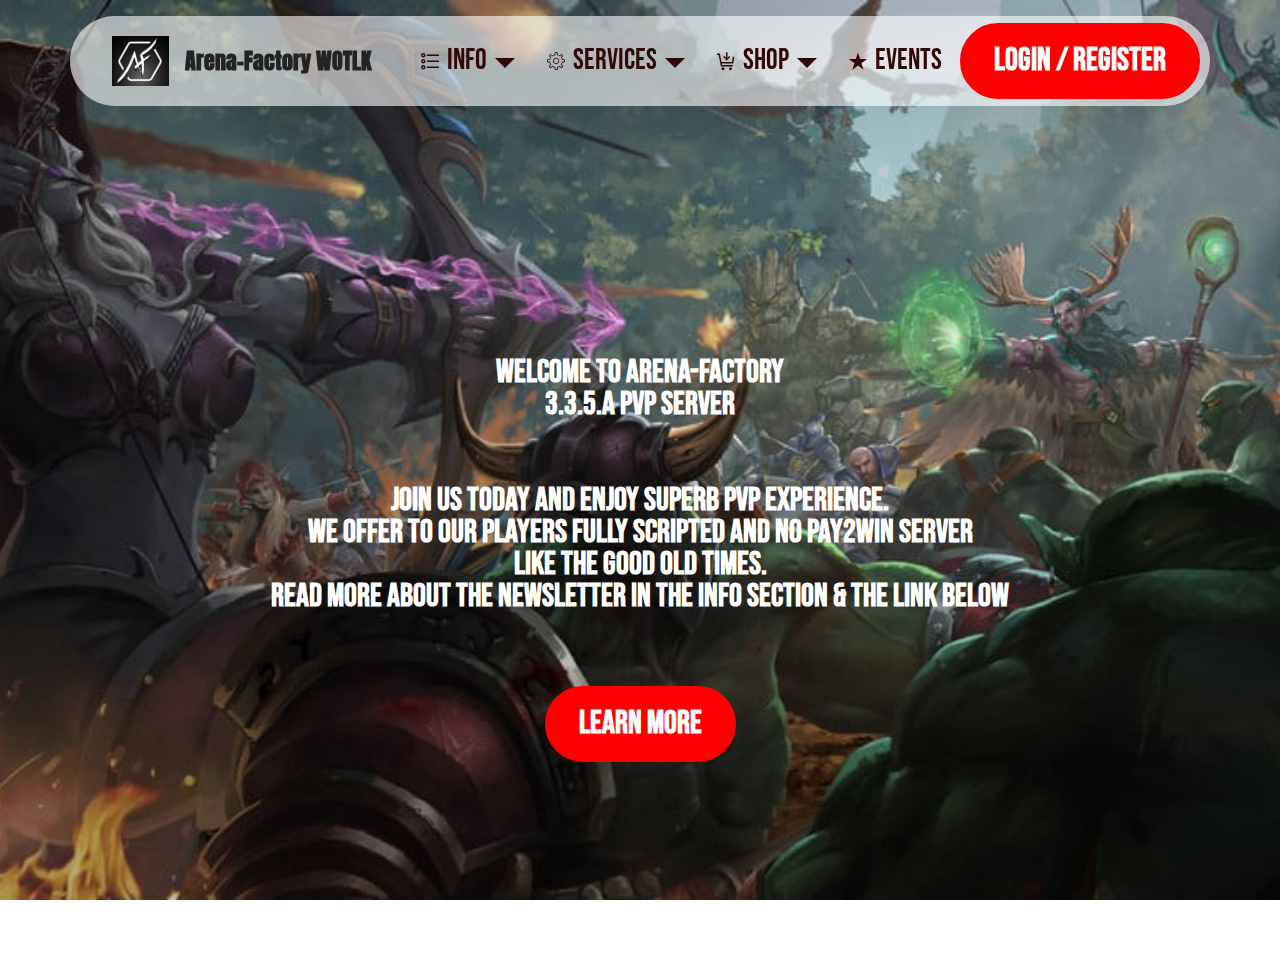
<file: index.html>
<!DOCTYPE html>
<html  >
<head>
  <!-- Site made with Mobirise Website Builder v5.9.4, https://mobirise.com -->
  <meta charset="UTF-8">
  <meta http-equiv="X-UA-Compatible" content="IE=edge">
  <meta name="generator" content="Mobirise v5.9.4, mobirise.com">
  <meta name="viewport" content="width=device-width, initial-scale=1, minimum-scale=1">
  <link rel="shortcut icon" href="assets/images/af-229x179.jpeg" type="image/x-icon">
  <meta name="description" content="">
  
  
  <title>Arena-Factory.at</title>
  <link rel="stylesheet" href="assets/web/assets/mobirise-icons2/mobirise2.css">
  <link rel="stylesheet" href="assets/web/assets/mobirise-icons/mobirise-icons.css">
  <link rel="stylesheet" href="assets/web/assets/mobirise-icons-bold/mobirise-icons-bold.css">
  <link rel="stylesheet" href="assets/bootstrap/css/bootstrap.min.css">
  <link rel="stylesheet" href="assets/bootstrap/css/bootstrap-grid.min.css">
  <link rel="stylesheet" href="assets/bootstrap/css/bootstrap-reboot.min.css">
  <link rel="stylesheet" href="assets/animatecss/animate.css">
  <link rel="stylesheet" href="assets/dropdown/css/style.css">
  <link rel="stylesheet" href="assets/socicon/css/styles.css">
  <link rel="stylesheet" href="assets/theme/css/style.css">
  <link rel="preload" href="https://fonts.googleapis.com/css?family=Oswald:200,300,400,500,600,700&display=swap" as="style" onload="this.onload=null;this.rel='stylesheet'">
  <noscript><link rel="stylesheet" href="https://fonts.googleapis.com/css?family=Oswald:200,300,400,500,600,700&display=swap"></noscript>
  <link rel="preload" href="https://fonts.googleapis.com/css?family=Bebas+Neue:400&display=swap" as="style" onload="this.onload=null;this.rel='stylesheet'">
  <noscript><link rel="stylesheet" href="https://fonts.googleapis.com/css?family=Bebas+Neue:400&display=swap"></noscript>
  <link rel="preload" href="https://fonts.googleapis.com/css?family=Anton:400&display=swap" as="style" onload="this.onload=null;this.rel='stylesheet'">
  <noscript><link rel="stylesheet" href="https://fonts.googleapis.com/css?family=Anton:400&display=swap"></noscript>
  <link rel="preload" as="style" href="assets/mobirise/css/mbr-additional.css"><link rel="stylesheet" href="assets/mobirise/css/mbr-additional.css" type="text/css">

  
  
  
</head>
<body>
  
  <section data-bs-version="5.1" class="menu menu2 cid-tJS6tZXiPa" once="menu" id="menu02-0">
	

	<nav class="navbar navbar-dropdown navbar-fixed-top navbar-expand-lg">
		<div class="container">
			<div class="navbar-brand">
				<span class="navbar-logo">
					<a href="index.html">
						<img src="assets/images/af-229x179.jpeg" alt="PVP" style="height: 3.1rem;">
					</a>
				</span>
				<span class="navbar-caption-wrap"><a class="navbar-caption text-black text-primary display-5" href="index.html#header05-1">Arena-Factory WOTLK</a></span>
			</div>
			<button class="navbar-toggler" type="button" data-toggle="collapse" data-bs-toggle="collapse" data-target="#navbarSupportedContent" data-bs-target="#navbarSupportedContent" aria-controls="navbarNavAltMarkup" aria-expanded="false" aria-label="Toggle navigation">
				<div class="hamburger">
					<span></span>
					<span></span>
					<span></span>
					<span></span>
				</div>
			</button>
			<div class="collapse navbar-collapse" id="navbarSupportedContent">
				<ul class="navbar-nav nav-dropdown" data-app-modern-menu="true"><li class="nav-item dropdown">
						<a class="nav-link link dropdown-toggle text-success display-4" href="index.html#header01-7" data-toggle="dropdown-submenu" data-bs-toggle="dropdown" data-bs-auto-close="outside" aria-expanded="false"><span class="mobi-mbri mobi-mbri-bulleted-list mbr-iconfont mbr-iconfont-btn" style="font-size: 18px;"></span>INFO</a><div class="dropdown-menu" aria-labelledby="dropdown-859"><a class="dropdown-item text-success text-primary display-4" href="page4.html"><span class="mbri-paper-plane mbr-iconfont mbr-iconfont-btn" style="font-size: 16px; color: rgb(55, 20, 20);"></span>SERVER INFO</a><a class="text-success dropdown-item text-primary display-4" href="page3.html"><span class="mbrib-bookmark mbr-iconfont mbr-iconfont-btn" style="font-size: 16px;"></span>RULES</a></div>
					</li>
					<li class="nav-item dropdown">
						<a class="nav-link link dropdown-toggle text-success display-4" href="index.html#features04-w" aria-expanded="false" data-toggle="dropdown-submenu" data-bs-toggle="dropdown" data-bs-auto-close="outside"><span class="mbri-setting3 mbr-iconfont mbr-iconfont-btn" style="font-size: 18px;"></span>SERVICES</a><div class="dropdown-menu" aria-labelledby="dropdown-947"><a class="dropdown-item text-success text-primary display-4" href="page7.html"><span class="mbrib-setting3 mbr-iconfont mbr-iconfont-btn" style="font-size: 16px;"></span>Unstuck</a></div>
					</li>
					<li class="nav-item dropdown">
						<a class="nav-link link dropdown-toggle text-success show display-4" href="index.html#contacts02-9" data-toggle="dropdown-submenu" data-bs-toggle="dropdown" data-bs-auto-close="outside" aria-expanded="true"><span class="mobi-mbri mobi-mbri-cart-add mbr-iconfont mbr-iconfont-btn" style="font-size: 18px;"></span>SHOP</a><div class="dropdown-menu show" aria-labelledby="dropdown-116" data-bs-popper="none"><a class="dropdown-item text-success text-primary display-4" href="page6.html">tokens</a></div>
					</li><li class="nav-item"><a class="nav-link link text-success show text-primary display-4" href="page5.html" aria-expanded="true"><span class="socicon socicon-reverbnation mbr-iconfont mbr-iconfont-btn" style="font-size: 18px;"></span>EVENTS</a></li></ul>
				
				<div class="navbar-buttons mbr-section-btn"><a class="btn btn-warning display-2" href="index.html#form02-6">LOGIN / REGISTER</a></div>
			</div>
		</div>
	</nav>
</section>

<section data-bs-version="5.1" class="header10 cid-tNksMl7Agv mbr-fullscreen" id="header10-1i">
  
  
  <div class="container-fluid">
    <div class="row">
      <div class="content-wrap col-12 col-md-8">
        <h1 class="mbr-section-title mbr-fonts-style mbr-white mb-4 display-2"><strong>Welcome to Arena-Factory
</strong><div><strong>3.3.5.a PVP Server</strong></div></h1>
        
        <p class="mbr-fonts-style mbr-text mbr-white mb-4 display-2"><br><strong>Join us Today and Enjoy SUPERB PVP experience.
<br>We offer to our players fully scripted and no pay2win server</strong><br><strong> like the good old times.
<br>Read more about the newsletter in the INFO section &amp; the link below 
</strong><br>
<br></p>
        <div class="mbr-section-btn"><a class="btn btn-warning display-2" href="page1.html">LEARN MORE</a></div>
      </div>
    </div>
  </div>
</section><section class="display-7" style="padding: 0;align-items: center;justify-content: center;flex-wrap: wrap;    align-content: center;display: flex;position: relative;height: 4rem;"><a href="https://mobiri.se/3067994" style="flex: 1 1;height: 4rem;position: absolute;width: 100%;z-index: 1;"><img alt="" style="height: 4rem;" src="[data-uri]"></a><p style="margin: 0;text-align: center;" class="display-7">&#8204;</p><a style="z-index:1" href="https://mobirise.com/builder/easiest-website-builder.html">Easy Website Builder</a></section><script src="assets/bootstrap/js/bootstrap.bundle.min.js"></script>  <script src="assets/smoothscroll/smooth-scroll.js"></script>  <script src="assets/ytplayer/index.js"></script>  <script src="assets/dropdown/js/navbar-dropdown.js"></script>  <script src="assets/theme/js/script.js"></script>  
  
  
  <input name="animation" type="hidden">
  </body>
</html>
</file>
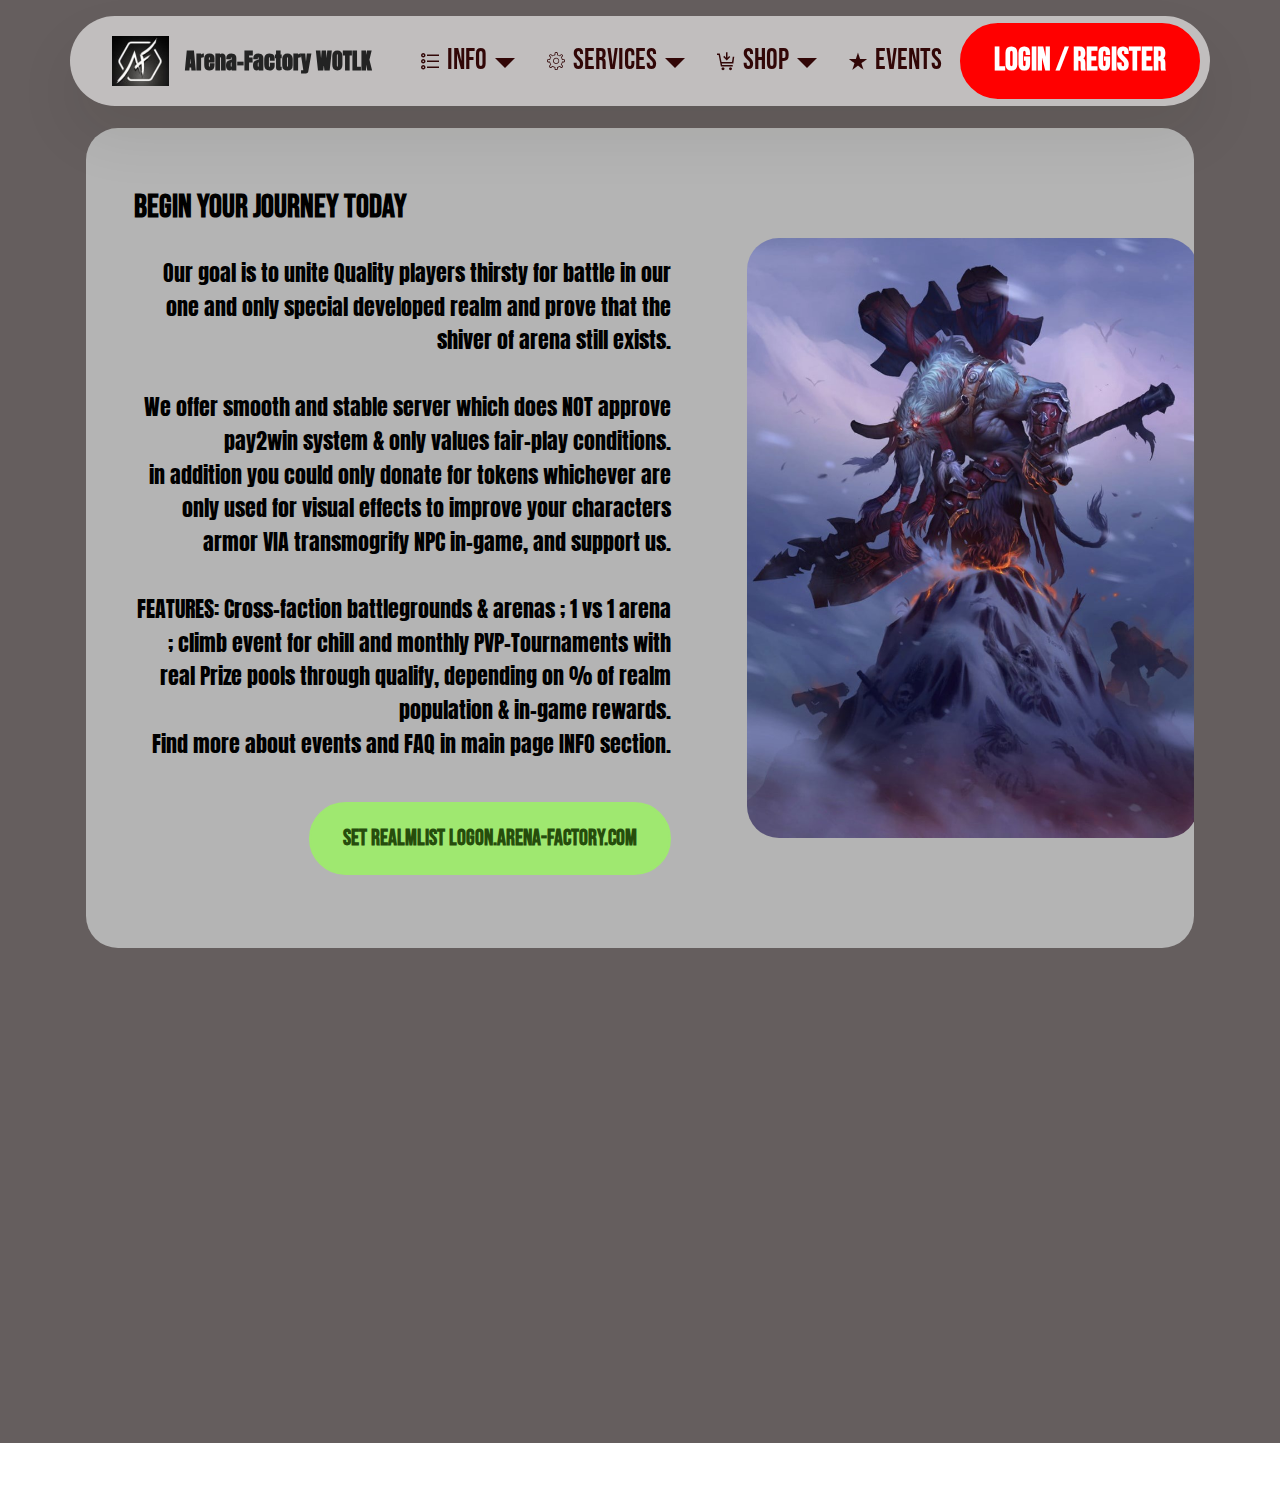
<file: page1.html>
<!DOCTYPE html>
<html  >
<head>
  <!-- Site made with Mobirise Website Builder v5.9.4, https://mobirise.com -->
  <meta charset="UTF-8">
  <meta http-equiv="X-UA-Compatible" content="IE=edge">
  <meta name="generator" content="Mobirise v5.9.4, mobirise.com">
  <meta name="viewport" content="width=device-width, initial-scale=1, minimum-scale=1">
  <link rel="shortcut icon" href="assets/images/af-229x179.jpeg" type="image/x-icon">
  <meta name="description" content="">
  
  
  <title>LEARN MORE</title>
  <link rel="stylesheet" href="assets/web/assets/mobirise-icons2/mobirise2.css">
  <link rel="stylesheet" href="assets/web/assets/mobirise-icons/mobirise-icons.css">
  <link rel="stylesheet" href="assets/web/assets/mobirise-icons-bold/mobirise-icons-bold.css">
  <link rel="stylesheet" href="assets/bootstrap/css/bootstrap.min.css">
  <link rel="stylesheet" href="assets/bootstrap/css/bootstrap-grid.min.css">
  <link rel="stylesheet" href="assets/bootstrap/css/bootstrap-reboot.min.css">
  <link rel="stylesheet" href="assets/animatecss/animate.css">
  <link rel="stylesheet" href="assets/dropdown/css/style.css">
  <link rel="stylesheet" href="assets/socicon/css/styles.css">
  <link rel="stylesheet" href="assets/theme/css/style.css">
  <link rel="preload" href="https://fonts.googleapis.com/css?family=Oswald:200,300,400,500,600,700&display=swap" as="style" onload="this.onload=null;this.rel='stylesheet'">
  <noscript><link rel="stylesheet" href="https://fonts.googleapis.com/css?family=Oswald:200,300,400,500,600,700&display=swap"></noscript>
  <link rel="preload" href="https://fonts.googleapis.com/css?family=Bebas+Neue:400&display=swap" as="style" onload="this.onload=null;this.rel='stylesheet'">
  <noscript><link rel="stylesheet" href="https://fonts.googleapis.com/css?family=Bebas+Neue:400&display=swap"></noscript>
  <link rel="preload" href="https://fonts.googleapis.com/css?family=Anton:400&display=swap" as="style" onload="this.onload=null;this.rel='stylesheet'">
  <noscript><link rel="stylesheet" href="https://fonts.googleapis.com/css?family=Anton:400&display=swap"></noscript>
  <link rel="preload" as="style" href="assets/mobirise/css/mbr-additional.css"><link rel="stylesheet" href="assets/mobirise/css/mbr-additional.css" type="text/css">

  
  
  
</head>
<body>
  
  <section data-bs-version="5.1" class="menu menu2 cid-tNvX56IkHc" once="menu" id="menu02-2e">
	

	<nav class="navbar navbar-dropdown navbar-fixed-top navbar-expand-lg">
		<div class="container">
			<div class="navbar-brand">
				<span class="navbar-logo">
					<a href="index.html">
						<img src="assets/images/af-229x179.jpeg" alt="PVP" style="height: 3.1rem;">
					</a>
				</span>
				<span class="navbar-caption-wrap"><a class="navbar-caption text-black text-primary display-5" href="index.html#header05-1">Arena-Factory WOTLK</a></span>
			</div>
			<button class="navbar-toggler" type="button" data-toggle="collapse" data-bs-toggle="collapse" data-target="#navbarSupportedContent" data-bs-target="#navbarSupportedContent" aria-controls="navbarNavAltMarkup" aria-expanded="false" aria-label="Toggle navigation">
				<div class="hamburger">
					<span></span>
					<span></span>
					<span></span>
					<span></span>
				</div>
			</button>
			<div class="collapse navbar-collapse" id="navbarSupportedContent">
				<ul class="navbar-nav nav-dropdown" data-app-modern-menu="true"><li class="nav-item dropdown">
						<a class="nav-link link dropdown-toggle text-success display-4" href="index.html#header01-7" data-toggle="dropdown-submenu" data-bs-toggle="dropdown" data-bs-auto-close="outside" aria-expanded="false"><span class="mobi-mbri mobi-mbri-bulleted-list mbr-iconfont mbr-iconfont-btn" style="font-size: 18px;"></span>INFO</a><div class="dropdown-menu" aria-labelledby="dropdown-859"><a class="dropdown-item text-success text-primary display-4" href="page4.html"><span class="mbri-paper-plane mbr-iconfont mbr-iconfont-btn" style="font-size: 16px; color: rgb(55, 20, 20);"></span>SERVER INFO</a><a class="text-success dropdown-item text-primary display-4" href="page3.html"><span class="mbrib-bookmark mbr-iconfont mbr-iconfont-btn" style="font-size: 16px;"></span>RULES</a></div>
					</li>
					<li class="nav-item dropdown">
						<a class="nav-link link dropdown-toggle text-success display-4" href="index.html#features04-w" aria-expanded="false" data-toggle="dropdown-submenu" data-bs-toggle="dropdown" data-bs-auto-close="outside"><span class="mbri-setting3 mbr-iconfont mbr-iconfont-btn" style="font-size: 18px;"></span>SERVICES</a><div class="dropdown-menu" aria-labelledby="dropdown-947"><a class="dropdown-item text-success text-primary display-4" href="page7.html"><span class="mbrib-setting3 mbr-iconfont mbr-iconfont-btn" style="font-size: 16px;"></span>Unstuck</a></div>
					</li>
					<li class="nav-item dropdown">
						<a class="nav-link link dropdown-toggle text-success show display-4" href="index.html#contacts02-9" data-toggle="dropdown-submenu" data-bs-toggle="dropdown" data-bs-auto-close="outside" aria-expanded="true"><span class="mobi-mbri mobi-mbri-cart-add mbr-iconfont mbr-iconfont-btn" style="font-size: 18px;"></span>SHOP</a><div class="dropdown-menu show" aria-labelledby="dropdown-116" data-bs-popper="none"><a class="dropdown-item text-success text-primary display-4" href="page6.html">tokens</a></div>
					</li><li class="nav-item"><a class="nav-link link text-success show text-primary display-4" href="page5.html" aria-expanded="true"><span class="socicon socicon-reverbnation mbr-iconfont mbr-iconfont-btn" style="font-size: 18px;"></span>EVENTS</a></li></ul>
				
				<div class="navbar-buttons mbr-section-btn"><a class="btn btn-warning display-2" href="index.html#form02-6">LOGIN / REGISTER</a></div>
			</div>
		</div>
	</nav>
</section>

<section data-bs-version="5.1" class="article05 cid-tNkZW5jeol" id="article05-1x">
  

  
  

  <div class="container">
    <div class="row justify-content-center align-items-center">
      <div class="col-12">
        <div class="card-wrapper">
          <div class="row">
            <div class="col-12 col-md-12 col-lg-5 image-wrapper">
              <img class="w-100" src="assets/images/tauren-warcraft-a0b0818b-warcraft-blizzard-4176204-811x1083.jpeg" alt="Mobirise Website Builder">
            </div>
            <div class="col-12 col-lg col-md-12">
              <div class="text-wrapper align-left">
                <h1 class="mbr-section-title mbr-fonts-style mb-4 display-2">
                  <strong>Begin your journey today</strong></h1>
                <p class="mbr-text mbr-fonts-style mb-4 display-5">Our goal is to unite Quality players thirsty for battle in our one and only special developed realm and prove that the shiver of arena still exists.<br><br>We offer smooth and stable server which does NOT approve pay2win system &amp; only values fair-play conditions.<br> in addition you could only donate for tokens whichever are only used for visual effects to improve your characters armor VIA transmogrify NPC in-game, and support us.<br><br>FEATURES: Cross-faction battlegrounds &amp; arenas ; 1 vs 1 arena ; climb event for chill and monthly PVP-Tournaments with real Prize pools through qualify, depending on % of realm population &amp; in-game rewards.<br>Find more about events and FAQ in main page INFO section.<br></p>
                <div class="mbr-section-btn mt-3"><a class="btn btn-lg btn-primary display-7" href="page1.html#bottom">set realmlist lOGON.ARENA-factory.com</a></div>
              </div>
            </div>
          </div>
        </div>
      </div>
    </div>
  </div>
</section>

<section data-bs-version="5.1" class="social1 cid-tNl7yzXfKl" id="social02-1z">
	

	
	
	<div class="container">
		<div class="row justify-content-center">
			<div class="col-12 content-head">
				<div class="mb-5">
					<h5 class="mbr-section-title mbr-fonts-style align-center mb-0 display-2">
						<strong>Follow us</strong>
					</h5>
					
				</div>
			</div>
		</div>
		<div class="row">
			
			
			<div class="item features-without-image col-12 col-md-6 col-lg-4 active">
				<div class="item-wrapper">
					<a href="https://discord.gg/tMffQMK8"><span class="mbr-iconfont m-auto socicon-discord socicon" style="color: rgb(46, 72, 26); fill: rgb(46, 72, 26);"></span></a>
					<div class="card-box">
						<h4 class="card-title mbr-fonts-style mb-1 display-7">
							<strong>DISCORD</strong></h4>
						<h5 class="card-text mbr-fonts-style display-7"><strong>
							ARENA-fACTORY Community</strong></h5>
					</div>
				</div>
			</div>
			<div class="item features-without-image col-12 col-md-6 col-lg-4">
				<div class="item-wrapper">
					<a href="mailto:arenafactorydev@gmail.com"><span class="mbr-iconfont m-auto socicon-googlemaps socicon"></span></a>
					<div class="card-box">
						<h4 class="card-title mbr-fonts-style mb-1 display-7">
							<strong>EMAIL</strong></h4>
						<h5 class="card-text mbr-fonts-style display-7"><strong>
							AReNafactorydev@gmail.com</strong></h5>
					</div>
				</div>
			</div>
			
			
		</div>
	</div>
</section><section class="display-7" style="padding: 0;align-items: center;justify-content: center;flex-wrap: wrap;    align-content: center;display: flex;position: relative;height: 4rem;"><a href="https://mobiri.se/3067994" style="flex: 1 1;height: 4rem;position: absolute;width: 100%;z-index: 1;"><img alt="" style="height: 4rem;" src="[data-uri]"></a><p style="margin: 0;text-align: center;" class="display-7">&#8204;</p><a style="z-index:1" href="https://mobirise.com/builder/easiest-website-builder.html">Easy Website Builder</a></section><script src="assets/bootstrap/js/bootstrap.bundle.min.js"></script>  <script src="assets/smoothscroll/smooth-scroll.js"></script>  <script src="assets/ytplayer/index.js"></script>  <script src="assets/dropdown/js/navbar-dropdown.js"></script>  <script src="assets/theme/js/script.js"></script>  
  
  
  <input name="animation" type="hidden">
  </body>
</html>
</file>
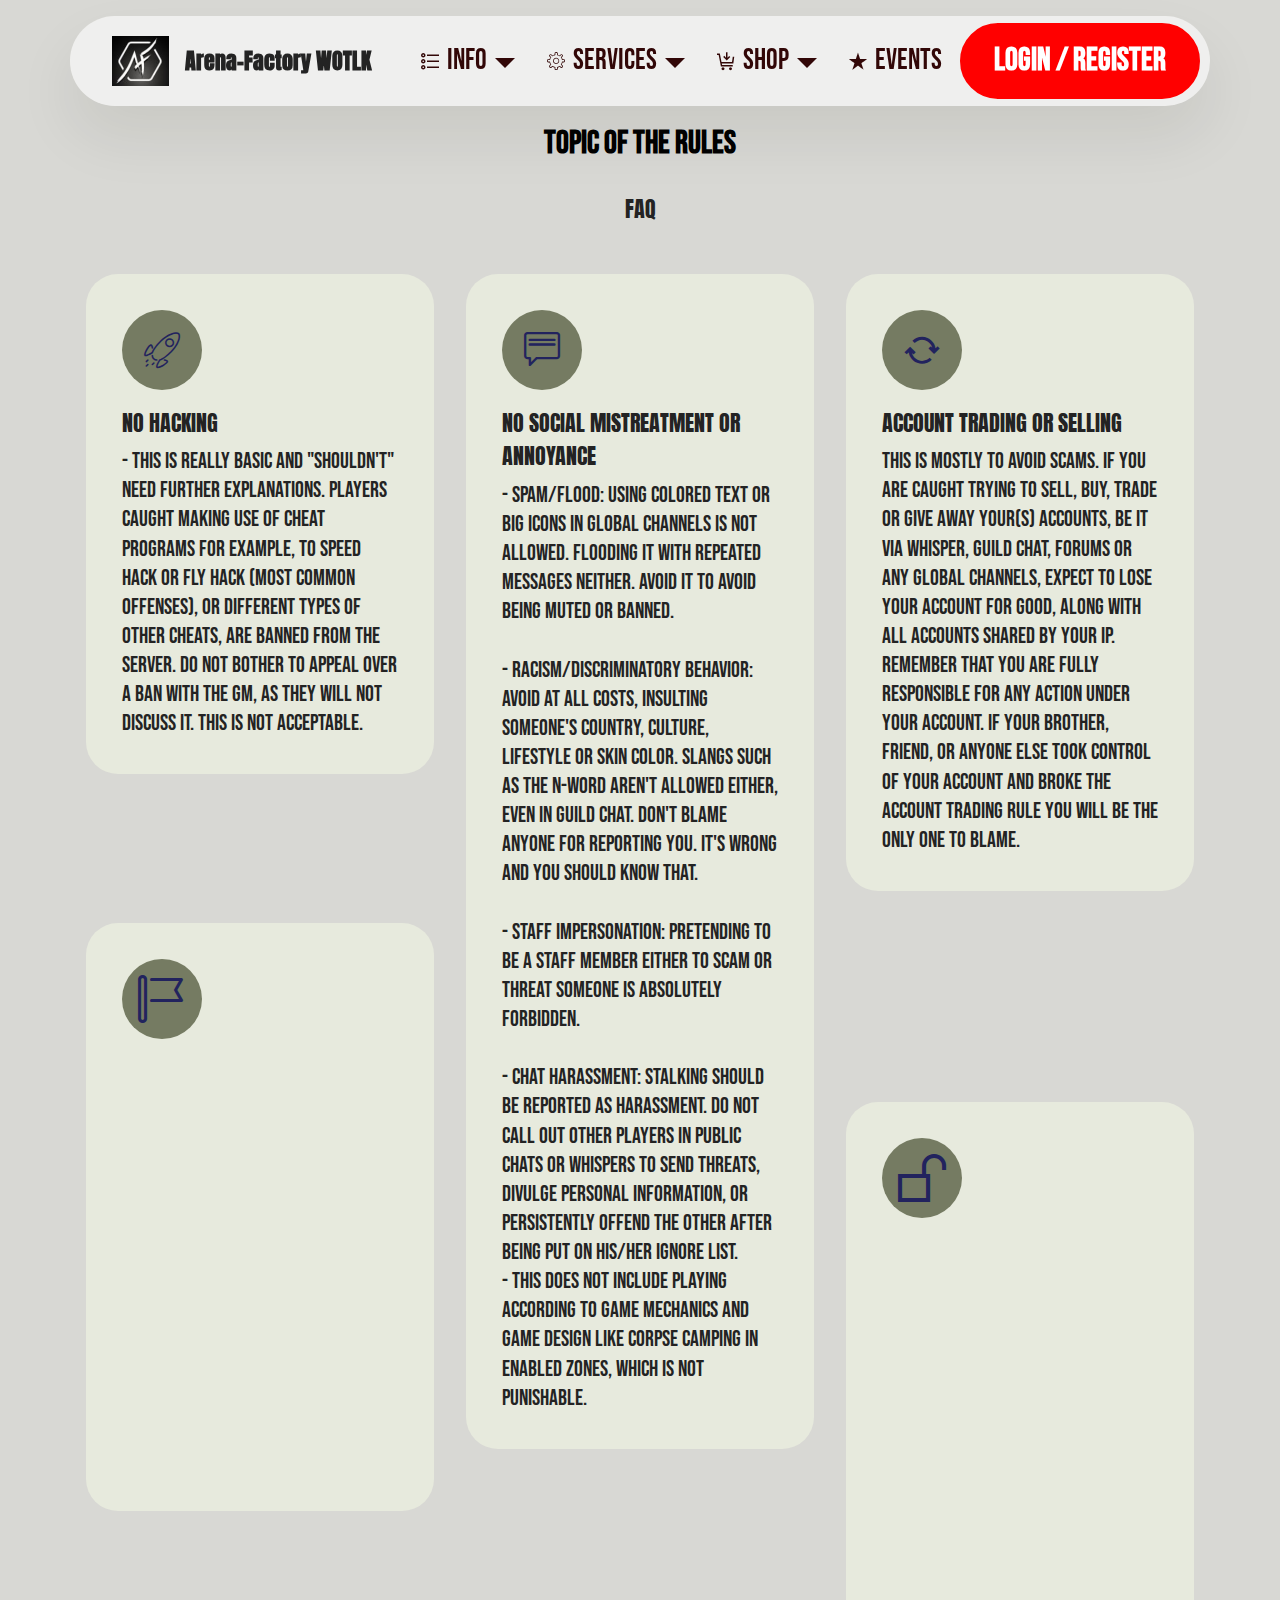
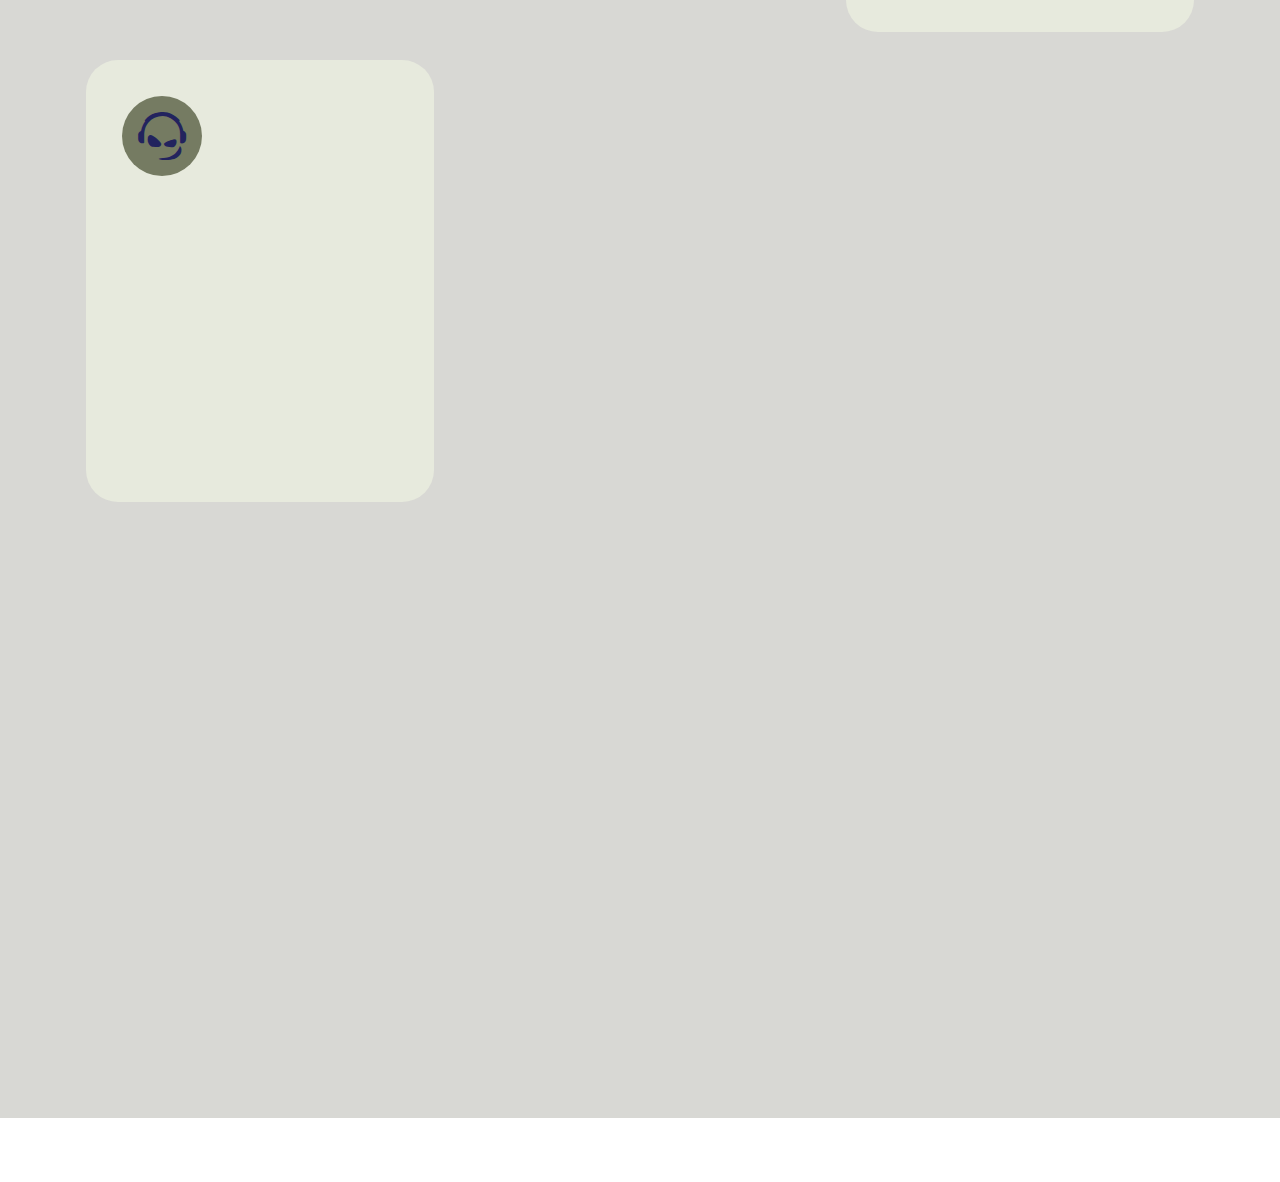
<file: page3.html>
<!DOCTYPE html>
<html  >
<head>
  <!-- Site made with Mobirise Website Builder v5.9.4, https://mobirise.com -->
  <meta charset="UTF-8">
  <meta http-equiv="X-UA-Compatible" content="IE=edge">
  <meta name="generator" content="Mobirise v5.9.4, mobirise.com">
  <meta name="viewport" content="width=device-width, initial-scale=1, minimum-scale=1">
  <link rel="shortcut icon" href="assets/images/af-229x179.jpeg" type="image/x-icon">
  <meta name="description" content="">
  
  
  <title>RULES</title>
  <link rel="stylesheet" href="assets/web/assets/mobirise-icons2/mobirise2.css">
  <link rel="stylesheet" href="assets/web/assets/mobirise-icons/mobirise-icons.css">
  <link rel="stylesheet" href="assets/web/assets/mobirise-icons-bold/mobirise-icons-bold.css">
  <link rel="stylesheet" href="assets/bootstrap/css/bootstrap.min.css">
  <link rel="stylesheet" href="assets/bootstrap/css/bootstrap-grid.min.css">
  <link rel="stylesheet" href="assets/bootstrap/css/bootstrap-reboot.min.css">
  <link rel="stylesheet" href="assets/animatecss/animate.css">
  <link rel="stylesheet" href="assets/dropdown/css/style.css">
  <link rel="stylesheet" href="assets/socicon/css/styles.css">
  <link rel="stylesheet" href="assets/theme/css/style.css">
  <link rel="preload" href="https://fonts.googleapis.com/css?family=Oswald:200,300,400,500,600,700&display=swap" as="style" onload="this.onload=null;this.rel='stylesheet'">
  <noscript><link rel="stylesheet" href="https://fonts.googleapis.com/css?family=Oswald:200,300,400,500,600,700&display=swap"></noscript>
  <link rel="preload" href="https://fonts.googleapis.com/css?family=Bebas+Neue:400&display=swap" as="style" onload="this.onload=null;this.rel='stylesheet'">
  <noscript><link rel="stylesheet" href="https://fonts.googleapis.com/css?family=Bebas+Neue:400&display=swap"></noscript>
  <link rel="preload" href="https://fonts.googleapis.com/css?family=Anton:400&display=swap" as="style" onload="this.onload=null;this.rel='stylesheet'">
  <noscript><link rel="stylesheet" href="https://fonts.googleapis.com/css?family=Anton:400&display=swap"></noscript>
  <link rel="preload" as="style" href="assets/mobirise/css/mbr-additional.css"><link rel="stylesheet" href="assets/mobirise/css/mbr-additional.css" type="text/css">

  
  
  
</head>
<body>
  
  <section data-bs-version="5.1" class="menu menu2 cid-tJS6tZXiPa" once="menu" id="menu02-22">
	

	<nav class="navbar navbar-dropdown navbar-fixed-top navbar-expand-lg">
		<div class="container">
			<div class="navbar-brand">
				<span class="navbar-logo">
					<a href="index.html">
						<img src="assets/images/af-229x179.jpeg" alt="PVP" style="height: 3.1rem;">
					</a>
				</span>
				<span class="navbar-caption-wrap"><a class="navbar-caption text-black text-primary display-5" href="index.html#header05-1">Arena-Factory WOTLK</a></span>
			</div>
			<button class="navbar-toggler" type="button" data-toggle="collapse" data-bs-toggle="collapse" data-target="#navbarSupportedContent" data-bs-target="#navbarSupportedContent" aria-controls="navbarNavAltMarkup" aria-expanded="false" aria-label="Toggle navigation">
				<div class="hamburger">
					<span></span>
					<span></span>
					<span></span>
					<span></span>
				</div>
			</button>
			<div class="collapse navbar-collapse" id="navbarSupportedContent">
				<ul class="navbar-nav nav-dropdown" data-app-modern-menu="true"><li class="nav-item dropdown">
						<a class="nav-link link dropdown-toggle text-success display-4" href="index.html#header01-7" data-toggle="dropdown-submenu" data-bs-toggle="dropdown" data-bs-auto-close="outside" aria-expanded="false"><span class="mobi-mbri mobi-mbri-bulleted-list mbr-iconfont mbr-iconfont-btn" style="font-size: 18px;"></span>INFO</a><div class="dropdown-menu" aria-labelledby="dropdown-859"><a class="dropdown-item text-success text-primary display-4" href="page4.html"><span class="mbri-paper-plane mbr-iconfont mbr-iconfont-btn" style="font-size: 16px; color: rgb(55, 20, 20);"></span>SERVER INFO</a><a class="text-success dropdown-item text-primary display-4" href="page3.html"><span class="mbrib-bookmark mbr-iconfont mbr-iconfont-btn" style="font-size: 16px;"></span>RULES</a></div>
					</li>
					<li class="nav-item dropdown">
						<a class="nav-link link dropdown-toggle text-success display-4" href="index.html#features04-w" aria-expanded="false" data-toggle="dropdown-submenu" data-bs-toggle="dropdown" data-bs-auto-close="outside"><span class="mbri-setting3 mbr-iconfont mbr-iconfont-btn" style="font-size: 18px;"></span>SERVICES</a><div class="dropdown-menu" aria-labelledby="dropdown-947"><a class="dropdown-item text-success text-primary display-4" href="page7.html"><span class="mbrib-setting3 mbr-iconfont mbr-iconfont-btn" style="font-size: 16px;"></span>Unstuck</a></div>
					</li>
					<li class="nav-item dropdown">
						<a class="nav-link link dropdown-toggle text-success show display-4" href="index.html#contacts02-9" data-toggle="dropdown-submenu" data-bs-toggle="dropdown" data-bs-auto-close="outside" aria-expanded="true"><span class="mobi-mbri mobi-mbri-cart-add mbr-iconfont mbr-iconfont-btn" style="font-size: 18px;"></span>SHOP</a><div class="dropdown-menu show" aria-labelledby="dropdown-116" data-bs-popper="none"><a class="dropdown-item text-success text-primary display-4" href="page6.html">tokens</a></div>
					</li><li class="nav-item"><a class="nav-link link text-success show text-primary display-4" href="page5.html" aria-expanded="true"><span class="socicon socicon-reverbnation mbr-iconfont mbr-iconfont-btn" style="font-size: 18px;"></span>EVENTS</a></li></ul>
				
				<div class="navbar-buttons mbr-section-btn"><a class="btn btn-warning display-2" href="index.html#form02-6">LOGIN / REGISTER</a></div>
			</div>
		</div>
	</nav>
</section>

<section data-bs-version="5.1" class="features22 cid-tNlDSQdnTn" id="features022-23">
  

  
  
  <div class="container">
    <div class="row mb-5 justify-content-center">
      <div class="col-12 content-head">
        <h3 class="mbr-section-title mbr-fonts-style align-center mb-0 display-2"><strong>TOPIC OF THE RULES</strong></h3>
        <h5 class="mbr-section-subtitle mbr-fonts-style align-center mb-0 mt-4 display-5">FAQ</h5>
      </div>
    </div>
    <div class="row mbr-masonry" data-masonry="{&quot;percentPosition&quot;: true }">
      <div class="item features-without-image col-12 col-md-6 col-lg-4 item-mb">
        <div class="item-wrapper">
          <div class="card-box align-left">
            <div class="iconfont-wrapper">
              <span class="mbr-iconfont mbri-rocket" style="font-size: 36px; color: rgb(34, 35, 94); fill: rgb(34, 35, 94);"></span>
            </div>
            <h5 class="card-title mbr-fonts-style display-5">NO HACKING&nbsp;</h5>
            <p class="card-text mbr-fonts-style display-7">
              - This is really basic and "shouldn't" need further explanations. Players caught making use of cheat programs for example, to Speed Hack or Fly Hack (most common offenses), OR different types oF other cheats, are banned from the server. Do not bother to appeal over a ban with the GM, as they will not discuss it. This is not acceptable.
            </p>

            
          </div>
        </div>
      </div>
      <div class="item features-without-image col-12 col-md-6 col-lg-4 item-mb">
        <div class="item-wrapper">
          <div class="card-box align-left">
            <div class="iconfont-wrapper">
              <span class="mbr-iconfont mbrib-chat" style="font-size: 36px;"></span>
            </div>
            <h5 class="card-title mbr-fonts-style display-5">NO SOCIAL MISTREATMENT OR ANNOYANCE</h5>
            <p class="card-text mbr-fonts-style display-7">- Spam/Flood: Using colored text or big Icons in global channels is not allowed. Flooding it with repeated messages neither. Avoid it to avoid being muted or banned.<br><br>- Racism/Discriminatory Behavior: Avoid at all costs, insulting someone's country, culture, lifestyle or skin color. Slangs such as the n-word aren't allowed either, even in Guild chat. Don't blame ANYONE for reporting you. It's wrong and you should know that.
<br>
<br>- Staff Impersonation: Pretending to be a Staff Member either to scam or threat someone is absolutely forbidden.
<br>
<br>- Chat harassment: Stalking should be reported as harassment. Do not call out other players in public chats or whispers to send threats, divulge personal information, or persistently offend the other after being put on his/her ignore list.
<br>- This does not include playing according to game mechanics and game design like corpse camping IN enabled zones, which is not punishable.</p>

            
          </div>
        </div>
      </div>
      <div class="item features-without-image col-12 col-md-6 col-lg-4 item-mb">
        <div class="item-wrapper">
          <div class="card-box align-left">
            <div class="iconfont-wrapper">
              <span class="mbr-iconfont mobi-mbri-update mobi-mbri" style="font-size: 36px;"></span>
            </div>
            <h5 class="card-title mbr-fonts-style display-5">ACCOUNT TRADING OR SELLING</h5>
            <p class="card-text mbr-fonts-style display-7">
              This is mostly to avoid scams. If you are caught trying to sell, buy, trade or give away your(s) accounts, be it via whisper, guild chat, forums or any global channels, expect to lose your account for good, along with all accounts shared by your IP. Remember that you are fully responsible for any action under your account. If your brother, friend, or anyone else took control of your account and broke the Account Trading rule you will be the only one to blame. 
            </p>

            
          </div>
        </div>
      </div>
      <div class="item features-without-image col-12 col-md-6 col-lg-4 item-mb">
        <div class="item-wrapper">
          <div class="card-box align-left">
            <div class="iconfont-wrapper">
              <span class="mbr-iconfont mbrib-flag"></span>
            </div>
            <h5 class="card-title mbr-fonts-style display-5">NO PVP EXPLOITING</h5>
            <p class="card-text mbr-fonts-style display-7">- MMR Dropping: Losing in arena on purpose to lower own MMR below normal value.
<br>
<br>- Honor Exploit: Allowing someone to kill you or let you kill his/her toon to get Honor points in locations where it can be done fast and deliberately is not allowed.
<br>
<br>- Wintrading: Arranged battles in order to profit of its prizes is highly forbidden leading to bans</p>

            
          </div>
        </div>
      </div>
      <div class="item features-without-image col-12 col-md-6 col-lg-4 item-mb">
        <div class="item-wrapper">
          <div class="card-box align-left">
            <div class="iconfont-wrapper">
              <span class="mbr-iconfont mobi-mbri-unlock mobi-mbri"></span>
            </div>
            <h5 class="card-title mbr-fonts-style display-5">
              BAN APPEALS</h5>
            <p class="card-text mbr-fonts-style display-7">For Ban Appeals contact gm via TICKET OR EMAIL ARENA-FACTORY SUPPORT. Don't bother to appeal if you know you are not innocent. This is only for the rare dubious cases or account thefts situations. This page does not cover all the rules. If the GM's find an unfitting behavior, they will punish the player accordingly. ALSO THE MENTIONED RULE COUNTS FOR FORGOTTEN ACCOUNT.<br></p>

            
          </div>
        </div>
      </div>
      <div class="item features-without-image col-12 col-md-6 col-lg-4 item-mb">
        <div class="item-wrapper">
          <div class="card-box align-left">
            <div class="iconfont-wrapper">
              <span class="mbr-iconfont socicon-teamspeak socicon"></span>
            </div>
            <h5 class="card-title mbr-fonts-style display-5">
              PROPAGANDA OR ADVERTISEMENT</h5>
            <p class="card-text mbr-fonts-style display-7">Do not announce other server names anywhere, be it via whisper, guild chat or any global channels. Do not mention their names even for the sake of comparisons or criticizing. Advertising other servers, sites, hacking programs or third-party programs etc. is highly forbidden.</p>

            
          </div>
        </div>
      </div>
    </div>
  </div>
</section>

<section data-bs-version="5.1" class="social1 cid-tNlNyN1UTc" id="social02-24">
	

	
	
	<div class="container">
		<div class="row justify-content-center">
			<div class="col-12 content-head">
				<div class="mb-5">
					<h5 class="mbr-section-title mbr-fonts-style align-center mb-0 display-2">
						<strong>questions @</strong></h5>
					
				</div>
			</div>
		</div>
		<div class="row">
			
			<div class="item features-without-image col-12 col-md-6 col-lg-6 active">
				<div class="item-wrapper">
					<a href="mailto:arenafactorydev@gmail.com"><span class="mbr-iconfont m-auto socicon-googlemaps socicon"></span></a>
					<div class="card-box">
						<h4 class="card-title mbr-fonts-style mb-1 display-7">
							<strong>email</strong></h4>
						<h5 class="card-text mbr-fonts-style display-7">
							arenafactorydev@gmail.com</h5>
					</div>
				</div>
			</div><div class="item features-without-image col-12 col-md-6 col-lg-6">
				<div class="item-wrapper">
					<a href="https://discord.gg/tMffQMK8"><span class="mbr-iconfont m-auto socicon-discord socicon"></span></a>
					<div class="card-box">
						<h4 class="card-title mbr-fonts-style mb-1 display-7">
							<strong>discord</strong></h4>
						<h5 class="card-text mbr-fonts-style display-7">
							arenafactorydev@gmail.com</h5>
					</div>
				</div>
			</div>
			
			
			
			
		</div>
	</div>
</section><section class="display-7" style="padding: 0;align-items: center;justify-content: center;flex-wrap: wrap;    align-content: center;display: flex;position: relative;height: 4rem;"><a href="https://mobiri.se/3067994" style="flex: 1 1;height: 4rem;position: absolute;width: 100%;z-index: 1;"><img alt="" style="height: 4rem;" src="[data-uri]"></a><p style="margin: 0;text-align: center;" class="display-7">&#8204;</p><a style="z-index:1" href="https://mobirise.com/builder/easiest-website-builder.html">Easy Website Builder</a></section><script src="assets/bootstrap/js/bootstrap.bundle.min.js"></script>  <script src="assets/smoothscroll/smooth-scroll.js"></script>  <script src="assets/ytplayer/index.js"></script>  <script src="assets/dropdown/js/navbar-dropdown.js"></script>  <script src="assets/masonry/masonry.pkgd.min.js"></script>  <script src="assets/imagesloaded/imagesloaded.pkgd.min.js"></script>  <script src="assets/theme/js/script.js"></script>  
  
  
  <input name="animation" type="hidden">
  </body>
</html>
</file>
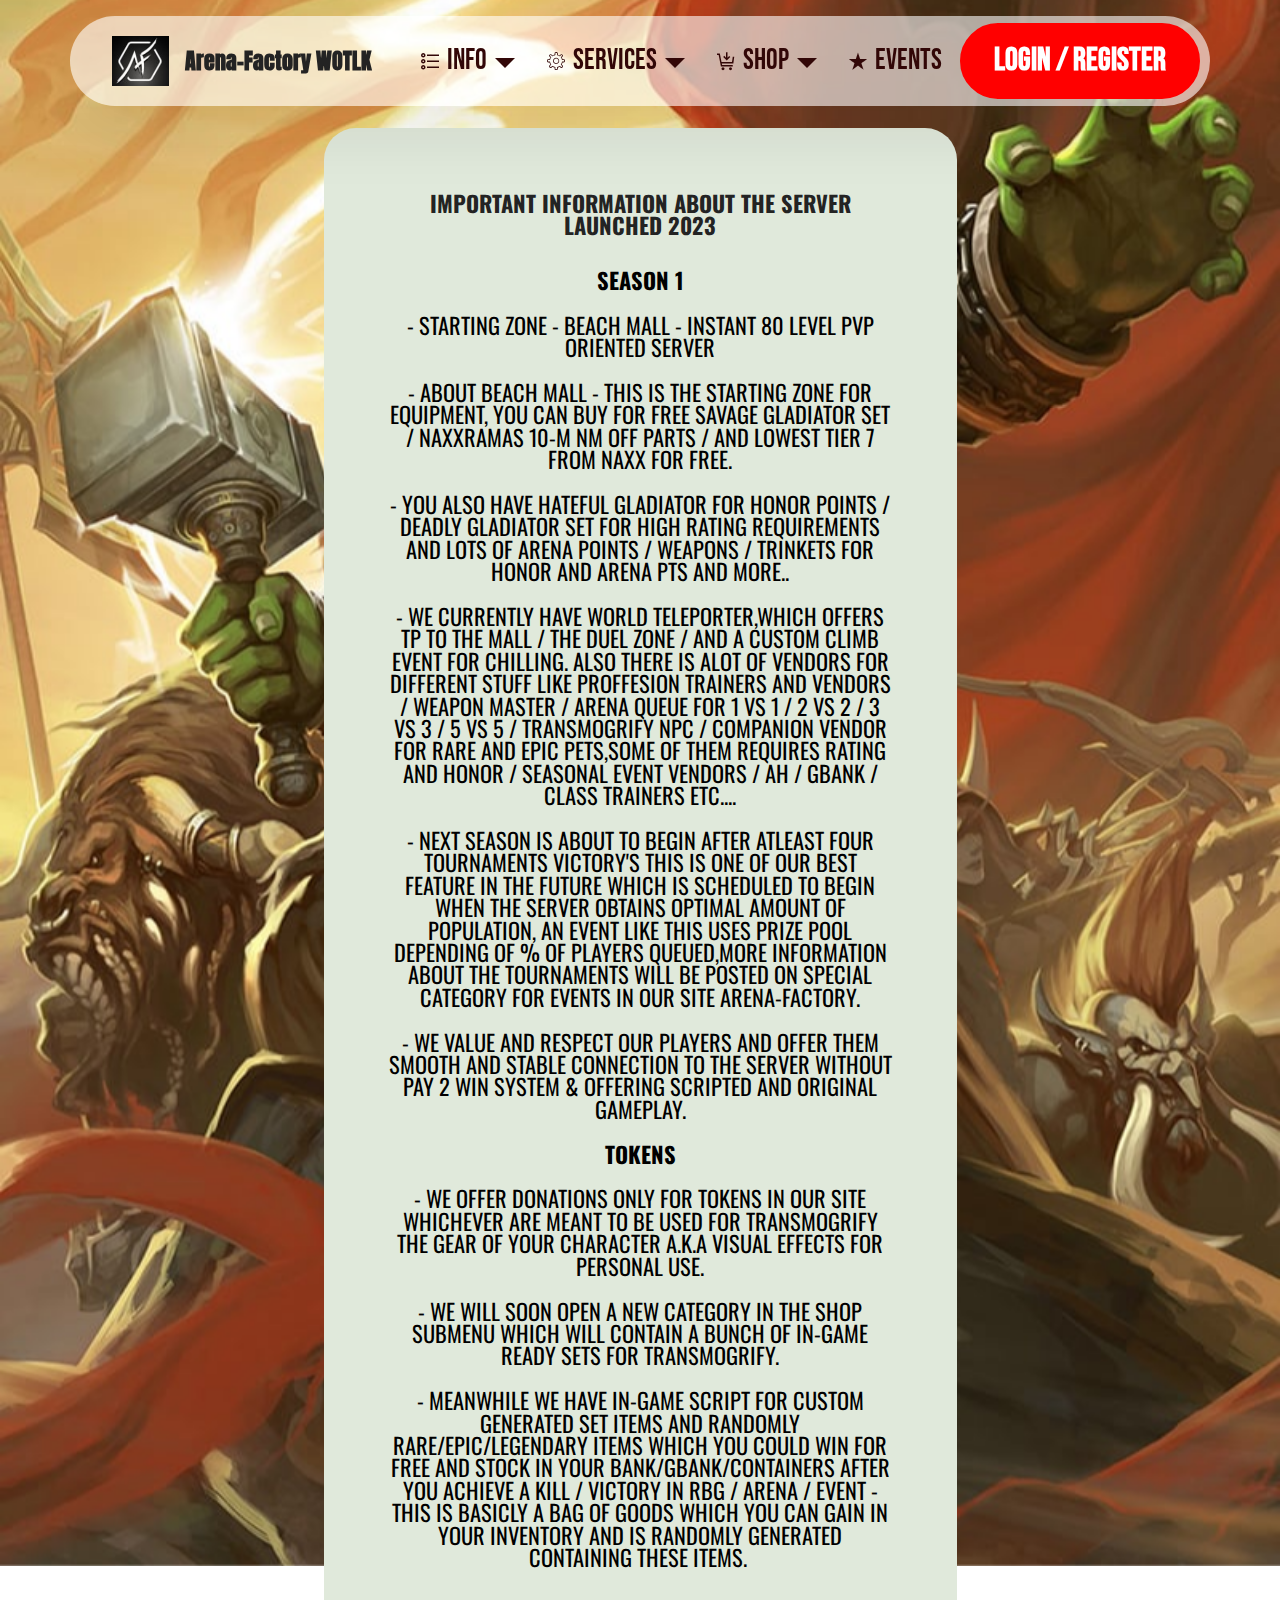
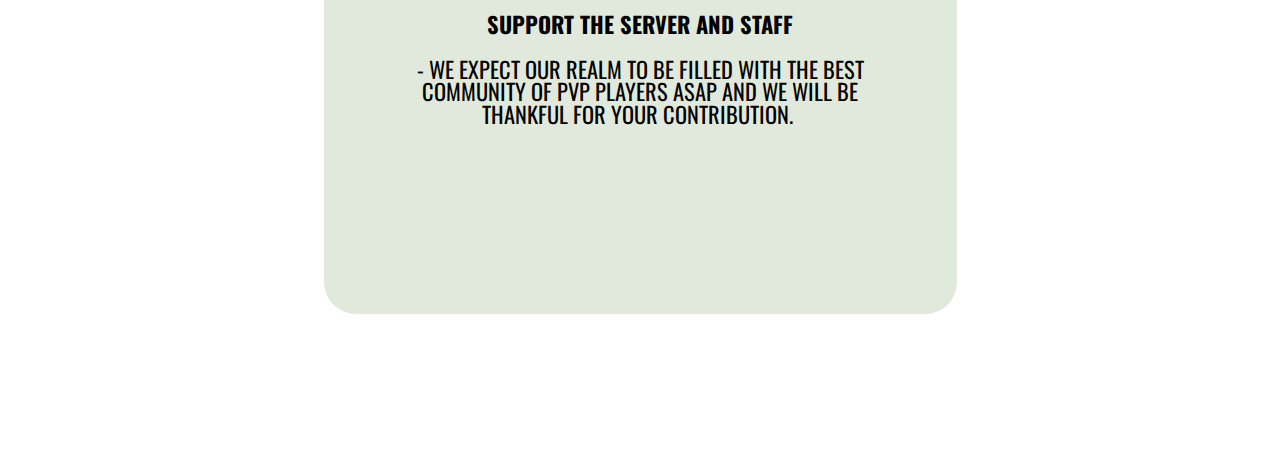
<file: page4.html>
<!DOCTYPE html>
<html  >
<head>
  <!-- Site made with Mobirise Website Builder v5.9.4, https://mobirise.com -->
  <meta charset="UTF-8">
  <meta http-equiv="X-UA-Compatible" content="IE=edge">
  <meta name="generator" content="Mobirise v5.9.4, mobirise.com">
  <meta name="viewport" content="width=device-width, initial-scale=1, minimum-scale=1">
  <link rel="shortcut icon" href="assets/images/af-229x179.jpeg" type="image/x-icon">
  <meta name="description" content="">
  
  
  <title>SERVER INFO1</title>
  <link rel="stylesheet" href="assets/web/assets/mobirise-icons2/mobirise2.css">
  <link rel="stylesheet" href="assets/web/assets/mobirise-icons/mobirise-icons.css">
  <link rel="stylesheet" href="assets/web/assets/mobirise-icons-bold/mobirise-icons-bold.css">
  <link rel="stylesheet" href="assets/bootstrap/css/bootstrap.min.css">
  <link rel="stylesheet" href="assets/bootstrap/css/bootstrap-grid.min.css">
  <link rel="stylesheet" href="assets/bootstrap/css/bootstrap-reboot.min.css">
  <link rel="stylesheet" href="assets/parallax/jarallax.css">
  <link rel="stylesheet" href="assets/animatecss/animate.css">
  <link rel="stylesheet" href="assets/dropdown/css/style.css">
  <link rel="stylesheet" href="assets/socicon/css/styles.css">
  <link rel="stylesheet" href="assets/theme/css/style.css">
  <link rel="preload" href="https://fonts.googleapis.com/css?family=Oswald:200,300,400,500,600,700&display=swap" as="style" onload="this.onload=null;this.rel='stylesheet'">
  <noscript><link rel="stylesheet" href="https://fonts.googleapis.com/css?family=Oswald:200,300,400,500,600,700&display=swap"></noscript>
  <link rel="preload" href="https://fonts.googleapis.com/css?family=Bebas+Neue:400&display=swap" as="style" onload="this.onload=null;this.rel='stylesheet'">
  <noscript><link rel="stylesheet" href="https://fonts.googleapis.com/css?family=Bebas+Neue:400&display=swap"></noscript>
  <link rel="preload" href="https://fonts.googleapis.com/css?family=Anton:400&display=swap" as="style" onload="this.onload=null;this.rel='stylesheet'">
  <noscript><link rel="stylesheet" href="https://fonts.googleapis.com/css?family=Anton:400&display=swap"></noscript>
  <link rel="preload" as="style" href="assets/mobirise/css/mbr-additional.css"><link rel="stylesheet" href="assets/mobirise/css/mbr-additional.css" type="text/css">

  
  
  
</head>
<body>
  
  <section data-bs-version="5.1" class="menu menu2 cid-tJS6tZXiPa" once="menu" id="menu02-25">
	

	<nav class="navbar navbar-dropdown navbar-fixed-top navbar-expand-lg">
		<div class="container">
			<div class="navbar-brand">
				<span class="navbar-logo">
					<a href="index.html">
						<img src="assets/images/af-229x179.jpeg" alt="PVP" style="height: 3.1rem;">
					</a>
				</span>
				<span class="navbar-caption-wrap"><a class="navbar-caption text-black text-primary display-5" href="index.html#header05-1">Arena-Factory WOTLK</a></span>
			</div>
			<button class="navbar-toggler" type="button" data-toggle="collapse" data-bs-toggle="collapse" data-target="#navbarSupportedContent" data-bs-target="#navbarSupportedContent" aria-controls="navbarNavAltMarkup" aria-expanded="false" aria-label="Toggle navigation">
				<div class="hamburger">
					<span></span>
					<span></span>
					<span></span>
					<span></span>
				</div>
			</button>
			<div class="collapse navbar-collapse" id="navbarSupportedContent">
				<ul class="navbar-nav nav-dropdown" data-app-modern-menu="true"><li class="nav-item dropdown">
						<a class="nav-link link dropdown-toggle text-success display-4" href="index.html#header01-7" data-toggle="dropdown-submenu" data-bs-toggle="dropdown" data-bs-auto-close="outside" aria-expanded="false"><span class="mobi-mbri mobi-mbri-bulleted-list mbr-iconfont mbr-iconfont-btn" style="font-size: 18px;"></span>INFO</a><div class="dropdown-menu" aria-labelledby="dropdown-859"><a class="dropdown-item text-success text-primary display-4" href="page4.html"><span class="mbri-paper-plane mbr-iconfont mbr-iconfont-btn" style="font-size: 16px; color: rgb(55, 20, 20);"></span>SERVER INFO</a><a class="text-success dropdown-item text-primary display-4" href="page3.html"><span class="mbrib-bookmark mbr-iconfont mbr-iconfont-btn" style="font-size: 16px;"></span>RULES</a></div>
					</li>
					<li class="nav-item dropdown">
						<a class="nav-link link dropdown-toggle text-success display-4" href="index.html#features04-w" aria-expanded="false" data-toggle="dropdown-submenu" data-bs-toggle="dropdown" data-bs-auto-close="outside"><span class="mbri-setting3 mbr-iconfont mbr-iconfont-btn" style="font-size: 18px;"></span>SERVICES</a><div class="dropdown-menu" aria-labelledby="dropdown-947"><a class="dropdown-item text-success text-primary display-4" href="page7.html"><span class="mbrib-setting3 mbr-iconfont mbr-iconfont-btn" style="font-size: 16px;"></span>Unstuck</a></div>
					</li>
					<li class="nav-item dropdown">
						<a class="nav-link link dropdown-toggle text-success show display-4" href="index.html#contacts02-9" data-toggle="dropdown-submenu" data-bs-toggle="dropdown" data-bs-auto-close="outside" aria-expanded="true"><span class="mobi-mbri mobi-mbri-cart-add mbr-iconfont mbr-iconfont-btn" style="font-size: 18px;"></span>SHOP</a><div class="dropdown-menu show" aria-labelledby="dropdown-116" data-bs-popper="none"><a class="dropdown-item text-success text-primary display-4" href="page6.html">tokens</a></div>
					</li><li class="nav-item"><a class="nav-link link text-success show text-primary display-4" href="page5.html" aria-expanded="true"><span class="socicon socicon-reverbnation mbr-iconfont mbr-iconfont-btn" style="font-size: 18px;"></span>EVENTS</a></li></ul>
				
				<div class="navbar-buttons mbr-section-btn"><a class="btn btn-warning display-2" href="index.html#form02-6">LOGIN / REGISTER</a></div>
			</div>
		</div>
	</nav>
</section>

<section data-bs-version="5.1" class="header14 cid-tNr4a6lhYW mbr-parallax-background" id="header14-29">
	

	
	
	<div class="container">
		<div class="row justify-content-center">
			<div class="card col-12 col-md-12 col-lg-7">
				<div class="card-wrapper">
					<div class="card-box align-center">
						<h1 class="card-title mbr-fonts-style mb-4 display-1"><strong>IMPORTANT INFORMATION ABOUT THE SERVER LAUNCHED 2023</strong></h1>
						<p class="mbr-text mbr-fonts-style mb-4 display-1"><strong>SEASON 1</strong><br><br>- STARTING ZONE - BEACH MALL - INSTANT 80 LEVEL PVP ORIENTED SERVER
<br>
<br>- ABOUT BEACH MALL - THIS IS THE STARTING ZONE FOR EQUIPMENT, YOU CAN BUY FOR FREE SAVAGE GLADIATOR SET / NAXXRAMAS 10-M NM OFF PARTS / AND LOWEST TIER 7 FROM NAXX FOR FREE.<br><br>- YOU ALSO HAVE HATEFUL GLADIATOR FOR HONOR POINTS / DEADLY GLADIATOR SET FOR HIGH RATING REQUIREMENTS AND LOTS OF ARENA POINTS / WEAPONS / TRINKETS FOR HONOR AND ARENA PTS AND MORE..
<br>
<br>- WE CURRENTLY HAVE WORLD TELEPORTER,WHICH OFFERS TP TO THE MALL / THE DUEL ZONE / AND A CUSTOM CLIMB EVENT FOR CHILLING. ALSO THERE IS ALOT OF VENDORS FOR DIFFERENT STUFF LIKE PROFFESION TRAINERS AND VENDORS / WEAPON MASTER / ARENA QUEUE FOR 1 VS 1 / 2 VS 2 / 3 VS 3 / 5 VS 5 / TRANSMOGRIFY NPC / COMPANION VENDOR FOR RARE AND EPIC PETS,SOME OF THEM REQUIRES RATING AND HONOR / SEASONAL EVENT VENDORS / AH / GBANK / CLASS TRAINERS ETC....<br><br>- NEXT SEASON IS ABOUT TO BEGIN AFTER ATLEAST FOUR TOURNAMENTS VICTORY'S THIS IS ONE OF OUR BEST FEATURE IN THE FUTURE WHICH IS SCHEDULED TO BEGIN WHEN THE SERVER OBTAINS OPTIMAL AMOUNT OF POPULATION, AN EVENT LIKE THIS USES PRIZE POOL DEPENDING OF % OF PLAYERS QUEUED,MORE INFORMATION ABOUT THE TOURNAMENTS WILL BE POSTED ON SPECIAL CATEGORY FOR EVENTS IN OUR SITE ARENA-FACTORY.
<br>
<br>- WE VALUE AND RESPECT OUR PLAYERS AND OFFER THEM SMOOTH AND STABLE CONNECTION TO THE SERVER WITHOUT PAY 2 WIN SYSTEM &amp; OFFERING SCRIPTED AND ORIGINAL GAMEPLAY.<br><br><strong>TOKENS</strong><br><br>- WE OFFER DONATIONS ONLY FOR TOKENS IN OUR SITE WHICHEVER ARE MEANT TO BE USED FOR TRANSMOGRIFY THE GEAR OF YOUR CHARACTER A.K.A VISUAL EFFECTS FOR PERSONAL USE.
<br>
<br>- WE WILL SOON OPEN A NEW CATEGORY IN THE SHOP SUBMENU WHICH WILL CONTAIN A BUNCH OF IN-GAME READY SETS FOR TRANSMOGRIFY.
<br>
<br>- MEANWHILE WE HAVE IN-GAME SCRIPT FOR CUSTOM GENERATED SET ITEMS AND RANDOMLY RARE/EPIC/LEGENDARY ITEMS WHICH YOU COULD WIN FOR FREE AND STOCK IN YOUR BANK/GBANK/CONTAINERS AFTER YOU ACHIEVE A KILL / VICTORY IN RBG / ARENA / EVENT - THIS IS BASICLY A BAG OF GOODS WHICH YOU CAN GAIN IN YOUR INVENTORY AND IS RANDOMLY GENERATED CONTAINING THESE ITEMS.&nbsp;<br><br><strong><br></strong><strong>SUPPORT THE SERVER AND STAFF
</strong><br><br>- WE EXPECT OUR REALM TO BE FILLED WITH THE BEST COMMUNITY OF PVP PLAYERS ASAP AND WE WILL BE THANKFUL FOR YOUR CONTRIBUTION.&nbsp;<br></p>
						<div class="mbr-section-btn mt-4"><a class="btn btn-primary display-7" href="page4.html#bottom">SET REALMLIST LOGON.ARENA-FACTORY.COM</a></div>
					</div>
				</div>
			</div>
		</div>
	</div>
</section><section class="display-7" style="padding: 0;align-items: center;justify-content: center;flex-wrap: wrap;    align-content: center;display: flex;position: relative;height: 4rem;"><a href="https://mobiri.se/3067994" style="flex: 1 1;height: 4rem;position: absolute;width: 100%;z-index: 1;"><img alt="" style="height: 4rem;" src="[data-uri]"></a><p style="margin: 0;text-align: center;" class="display-7">&#8204;</p><a style="z-index:1" href="https://mobirise.com/builder/landing-page-software.html">Landing Page Software</a></section><script src="assets/bootstrap/js/bootstrap.bundle.min.js"></script>  <script src="assets/parallax/jarallax.js"></script>  <script src="assets/smoothscroll/smooth-scroll.js"></script>  <script src="assets/ytplayer/index.js"></script>  <script src="assets/dropdown/js/navbar-dropdown.js"></script>  <script src="assets/theme/js/script.js"></script>  
  
  
  <input name="animation" type="hidden">
  </body>
</html>
</file>
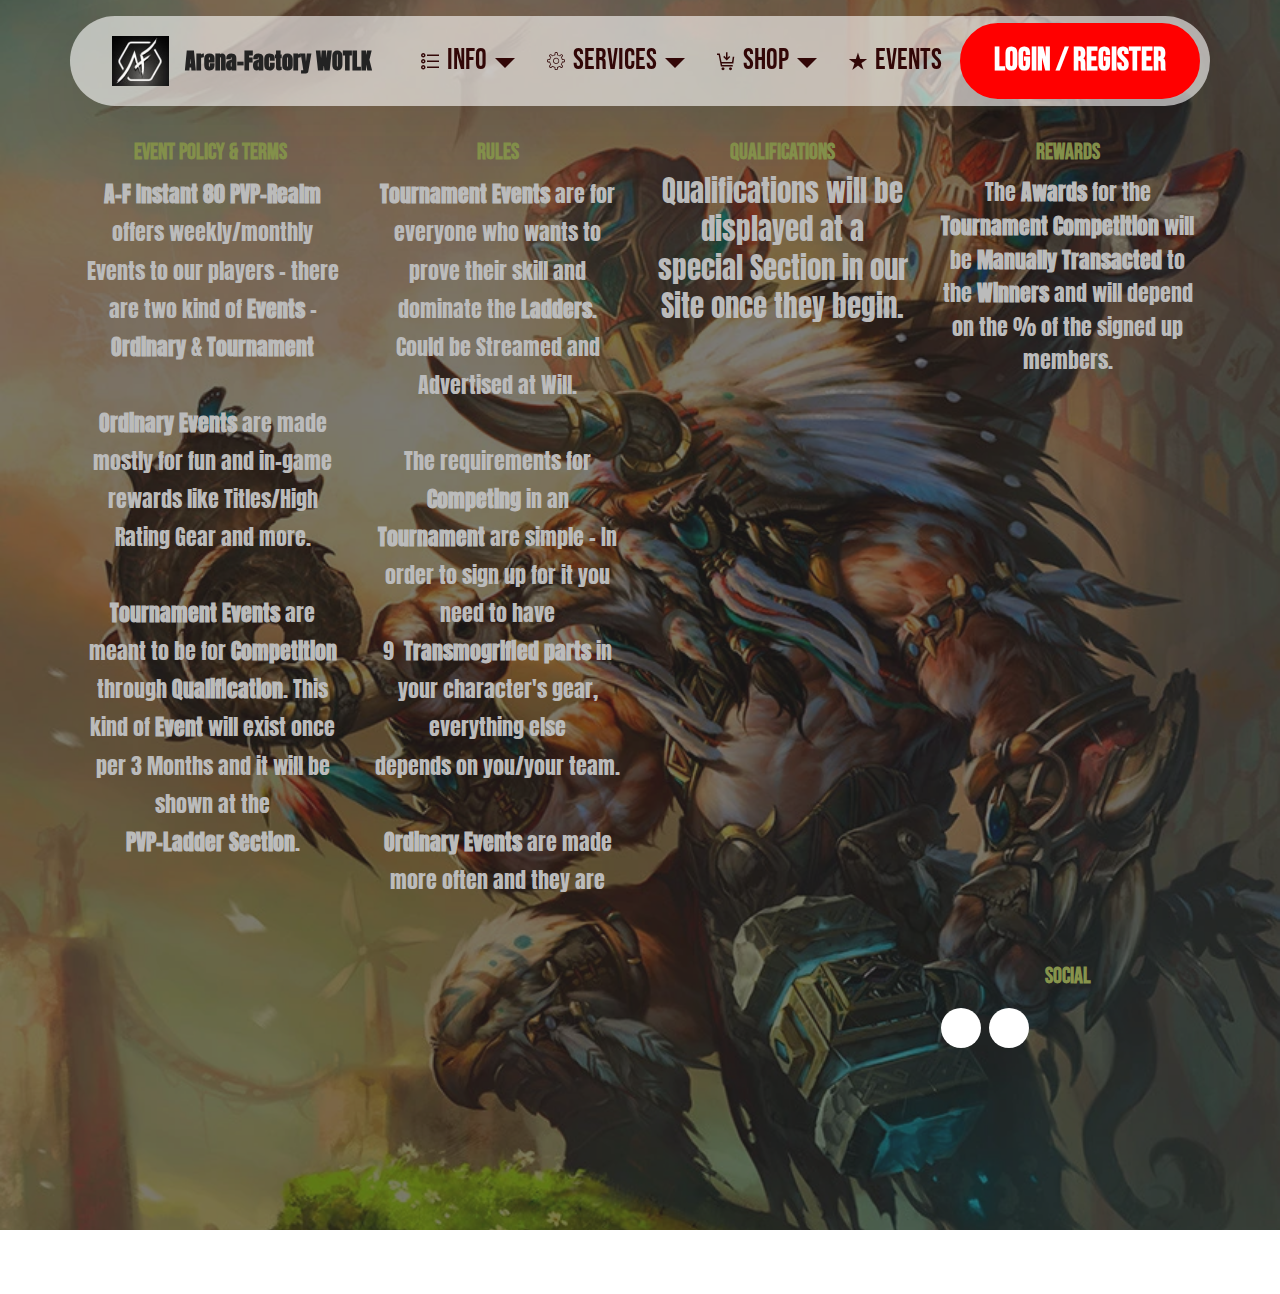
<file: page5.html>
<!DOCTYPE html>
<html  >
<head>
  <!-- Site made with Mobirise Website Builder v5.9.4, https://mobirise.com -->
  <meta charset="UTF-8">
  <meta http-equiv="X-UA-Compatible" content="IE=edge">
  <meta name="generator" content="Mobirise v5.9.4, mobirise.com">
  <meta name="viewport" content="width=device-width, initial-scale=1, minimum-scale=1">
  <link rel="shortcut icon" href="assets/images/af-229x179.jpeg" type="image/x-icon">
  <meta name="description" content="">
  
  
  <title>EVENTS</title>
  <link rel="stylesheet" href="assets/web/assets/mobirise-icons2/mobirise2.css">
  <link rel="stylesheet" href="assets/web/assets/mobirise-icons/mobirise-icons.css">
  <link rel="stylesheet" href="assets/web/assets/mobirise-icons-bold/mobirise-icons-bold.css">
  <link rel="stylesheet" href="assets/bootstrap/css/bootstrap.min.css">
  <link rel="stylesheet" href="assets/bootstrap/css/bootstrap-grid.min.css">
  <link rel="stylesheet" href="assets/bootstrap/css/bootstrap-reboot.min.css">
  <link rel="stylesheet" href="assets/animatecss/animate.css">
  <link rel="stylesheet" href="assets/dropdown/css/style.css">
  <link rel="stylesheet" href="assets/socicon/css/styles.css">
  <link rel="stylesheet" href="assets/theme/css/style.css">
  <link rel="preload" href="https://fonts.googleapis.com/css?family=Oswald:200,300,400,500,600,700&display=swap" as="style" onload="this.onload=null;this.rel='stylesheet'">
  <noscript><link rel="stylesheet" href="https://fonts.googleapis.com/css?family=Oswald:200,300,400,500,600,700&display=swap"></noscript>
  <link rel="preload" href="https://fonts.googleapis.com/css?family=Bebas+Neue:400&display=swap" as="style" onload="this.onload=null;this.rel='stylesheet'">
  <noscript><link rel="stylesheet" href="https://fonts.googleapis.com/css?family=Bebas+Neue:400&display=swap"></noscript>
  <link rel="preload" href="https://fonts.googleapis.com/css?family=Anton:400&display=swap" as="style" onload="this.onload=null;this.rel='stylesheet'">
  <noscript><link rel="stylesheet" href="https://fonts.googleapis.com/css?family=Anton:400&display=swap"></noscript>
  <link rel="preload" as="style" href="assets/mobirise/css/mbr-additional.css"><link rel="stylesheet" href="assets/mobirise/css/mbr-additional.css" type="text/css">

  
  
  
</head>
<body>
  
  <section data-bs-version="5.1" class="menu menu2 cid-tJS6tZXiPa" once="menu" id="menu02-2a">
	

	<nav class="navbar navbar-dropdown navbar-fixed-top navbar-expand-lg">
		<div class="container">
			<div class="navbar-brand">
				<span class="navbar-logo">
					<a href="index.html">
						<img src="assets/images/af-229x179.jpeg" alt="PVP" style="height: 3.1rem;">
					</a>
				</span>
				<span class="navbar-caption-wrap"><a class="navbar-caption text-black text-primary display-5" href="index.html#header05-1">Arena-Factory WOTLK</a></span>
			</div>
			<button class="navbar-toggler" type="button" data-toggle="collapse" data-bs-toggle="collapse" data-target="#navbarSupportedContent" data-bs-target="#navbarSupportedContent" aria-controls="navbarNavAltMarkup" aria-expanded="false" aria-label="Toggle navigation">
				<div class="hamburger">
					<span></span>
					<span></span>
					<span></span>
					<span></span>
				</div>
			</button>
			<div class="collapse navbar-collapse" id="navbarSupportedContent">
				<ul class="navbar-nav nav-dropdown" data-app-modern-menu="true"><li class="nav-item dropdown">
						<a class="nav-link link dropdown-toggle text-success display-4" href="index.html#header01-7" data-toggle="dropdown-submenu" data-bs-toggle="dropdown" data-bs-auto-close="outside" aria-expanded="false"><span class="mobi-mbri mobi-mbri-bulleted-list mbr-iconfont mbr-iconfont-btn" style="font-size: 18px;"></span>INFO</a><div class="dropdown-menu" aria-labelledby="dropdown-859"><a class="dropdown-item text-success text-primary display-4" href="page4.html"><span class="mbri-paper-plane mbr-iconfont mbr-iconfont-btn" style="font-size: 16px; color: rgb(55, 20, 20);"></span>SERVER INFO</a><a class="text-success dropdown-item text-primary display-4" href="page3.html"><span class="mbrib-bookmark mbr-iconfont mbr-iconfont-btn" style="font-size: 16px;"></span>RULES</a></div>
					</li>
					<li class="nav-item dropdown">
						<a class="nav-link link dropdown-toggle text-success display-4" href="index.html#features04-w" aria-expanded="false" data-toggle="dropdown-submenu" data-bs-toggle="dropdown" data-bs-auto-close="outside"><span class="mbri-setting3 mbr-iconfont mbr-iconfont-btn" style="font-size: 18px;"></span>SERVICES</a><div class="dropdown-menu" aria-labelledby="dropdown-947"><a class="dropdown-item text-success text-primary display-4" href="page7.html"><span class="mbrib-setting3 mbr-iconfont mbr-iconfont-btn" style="font-size: 16px;"></span>Unstuck</a></div>
					</li>
					<li class="nav-item dropdown">
						<a class="nav-link link dropdown-toggle text-success show display-4" href="index.html#contacts02-9" data-toggle="dropdown-submenu" data-bs-toggle="dropdown" data-bs-auto-close="outside" aria-expanded="true"><span class="mobi-mbri mobi-mbri-cart-add mbr-iconfont mbr-iconfont-btn" style="font-size: 18px;"></span>SHOP</a><div class="dropdown-menu show" aria-labelledby="dropdown-116" data-bs-popper="none"><a class="dropdown-item text-success text-primary display-4" href="page6.html">tokens</a></div>
					</li><li class="nav-item"><a class="nav-link link text-success show text-primary display-4" href="page5.html" aria-expanded="true"><span class="socicon socicon-reverbnation mbr-iconfont mbr-iconfont-btn" style="font-size: 18px;"></span>EVENTS</a></li></ul>
				
				<div class="navbar-buttons mbr-section-btn"><a class="btn btn-warning display-2" href="index.html#form02-6">LOGIN / REGISTER</a></div>
			</div>
		</div>
	</nav>
</section>

<section data-bs-version="5.1" class="footer1 cid-tNrN06vvNS" once="footers" id="footer1-2c">

    

    
    <div class="mbr-overlay" style="opacity: 0.6; background-color: rgb(35, 35, 35);"></div>
    <div class="container">
        <div class="row mbr-white">
            <div class="col-12 col-md-6 col-lg-3">
                <h5 class="mbr-section-subtitle mbr-fonts-style mb-2 display-7">
                    <strong><br></strong><br><strong>EVENT policy &amp; terms&nbsp;</strong></h5>
                <ul class="list mbr-fonts-style display-5">
                    <li class="mbr-text item-wrap"><strong>A-F Instant 80 PVP-Realm</strong> offers weekly/monthly Events to our players - there are two kind of<strong> Events</strong> -</li><li class="mbr-text item-wrap"><strong>Ordinary </strong>&amp;<strong> Tournament</strong></li><li class="mbr-text item-wrap"><br></li><li class="mbr-text item-wrap"><strong>Ordinary Events</strong> are made mostly for fun and in-game rewards like Titles/High Rating Gear and more.</li><li class="mbr-text item-wrap"><br></li><li class="mbr-text item-wrap"><strong>Tournament Events</strong> are meant to be for <strong>Competition</strong> through <strong>Qualification</strong>. This kind of <strong>Event</strong> will exist once per 3 Months and it will be shown at the</li><li class="mbr-text item-wrap"><strong> PVP-Ladder Section</strong>.</li><li class="mbr-text item-wrap"><br></li>
                </ul>
            </div>
            <div class="col-12 col-md-6 col-lg-3">
                <h5 class="mbr-section-subtitle mbr-fonts-style mb-2 display-7">
                    <strong><br></strong><br><strong>rules</strong></h5>
                <ul class="list mbr-fonts-style display-5">

                    <li class="mbr-text item-wrap"><strong>Tournament Events</strong> are for everyone who wants to prove their skill and dominate the <strong>Ladders</strong>.</li><li class="mbr-text item-wrap">Could be Streamed and Advertised at Will.</li><li class="mbr-text item-wrap"><br></li><li class="mbr-text item-wrap">The requirements for <strong>Competing</strong> in an <strong>Tournament</strong> are simple - In order to sign up for it you need to have </li><li class="mbr-text item-wrap">9&nbsp; <strong>Transmogrified</strong> <strong>parts</strong> in your character's gear, everything else</li><li class="mbr-text item-wrap"> depends on you/your team.</li><li class="mbr-text item-wrap"><br></li><li class="mbr-text item-wrap"><strong>Ordinary Events</strong> are made more often and they are</li><li class="mbr-text item-wrap"><strong> FREE</strong> to join for anyone who wish to participate since there are no requirements.</li><li class="mbr-text item-wrap"><br></li><li class="mbr-text item-wrap"><br></li>
                </ul>
            </div>
            <div class="col-12 col-md-6 col-lg-3">
                <h5 class="mbr-section-subtitle mbr-fonts-style mb-2 display-7">
                    <strong><br></strong><br><strong>qualifications</strong></h5>
                <ul class="list mbr-fonts-style display-5">
                    <li class="mbr-text item-wrap"><span style="font-size: 1.8rem;">Qualifications will be displayed at a special Section in our Site once they begin.</span><br></li>
                </ul>
            </div>
            <div class="col-12 col-md-6 col-lg-3">
                <h5 class="mbr-section-subtitle mbr-fonts-style mb-2 display-7">
                    <strong><br></strong><br><strong>rewards</strong></h5>
                <p class="mbr-text mbr-fonts-style mb-4 display-5">The <strong>Awards</strong> for the <strong>Tournament Competition</strong> will be <strong>Manually Transacted</strong> to the <strong>Winners</strong> and will depend on the % of the signed up members.</p>
                <h5 class="mbr-section-subtitle mbr-fonts-style mb-3 display-7">
                    <strong><br></strong><br><strong><br></strong><strong><br></strong><br><br><br><br><br><br><br><br><br><br><br><br><br><strong><br></strong><br><strong>social</strong></h5>
                <div class="social-row display-7">
                    <div class="soc-item">
                        <a href="mailto:arenafactorydev@gmail.com">
                            <span class="mbr-iconfont socicon-googlemaps socicon" style="font-size: 19px;"></span>
                        </a>
                    </div>
                    <div class="soc-item">
                        <a href="https://discord.gg/tMffQMK8">
                            <span class="mbr-iconfont socicon-discord socicon" style="font-size: 19px;"></span>
                        </a>
                    </div>
                    
                    
                </div>
            </div>
            <div class="col-12 mt-4">
                <p class="mbr-text mb-0 mbr-fonts-style copyright align-center display-7">
                    © Copyright 2025 ARENA-FACTORY - All Rights Reserved
                </p>
            </div>
        </div>
    </div>
</section><section class="display-7" style="padding: 0;align-items: center;justify-content: center;flex-wrap: wrap;    align-content: center;display: flex;position: relative;height: 4rem;"><a href="https://mobiri.se/3067994" style="flex: 1 1;height: 4rem;position: absolute;width: 100%;z-index: 1;"><img alt="" style="height: 4rem;" src="[data-uri]"></a><p style="margin: 0;text-align: center;" class="display-7">&#8204;</p><a style="z-index:1" href="https://mobirise.com/html-editor.html">WYSIWYG HTML Editor</a></section><script src="assets/bootstrap/js/bootstrap.bundle.min.js"></script>  <script src="assets/smoothscroll/smooth-scroll.js"></script>  <script src="assets/ytplayer/index.js"></script>  <script src="assets/dropdown/js/navbar-dropdown.js"></script>  <script src="assets/theme/js/script.js"></script>  
  
  
  <input name="animation" type="hidden">
  </body>
</html>
</file>
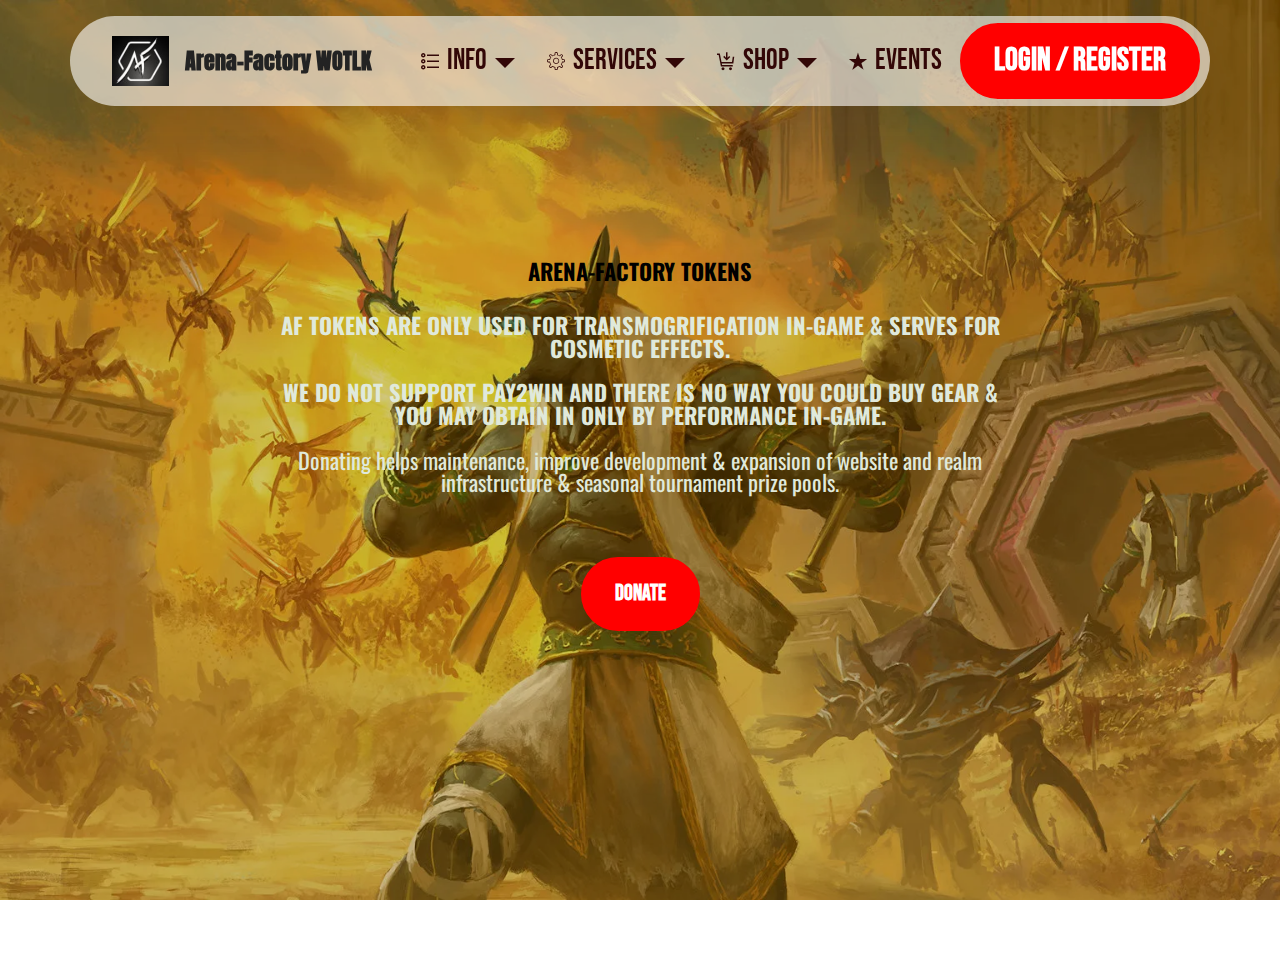
<file: page6.html>
<!DOCTYPE html>
<html  >
<head>
  <!-- Site made with Mobirise Website Builder v5.9.4, https://mobirise.com -->
  <meta charset="UTF-8">
  <meta http-equiv="X-UA-Compatible" content="IE=edge">
  <meta name="generator" content="Mobirise v5.9.4, mobirise.com">
  <meta name="viewport" content="width=device-width, initial-scale=1, minimum-scale=1">
  <link rel="shortcut icon" href="assets/images/af-229x179.jpeg" type="image/x-icon">
  <meta name="description" content="">
  
  
  <title>TOKENS</title>
  <link rel="stylesheet" href="assets/web/assets/mobirise-icons2/mobirise2.css">
  <link rel="stylesheet" href="assets/web/assets/mobirise-icons/mobirise-icons.css">
  <link rel="stylesheet" href="assets/web/assets/mobirise-icons-bold/mobirise-icons-bold.css">
  <link rel="stylesheet" href="assets/bootstrap/css/bootstrap.min.css">
  <link rel="stylesheet" href="assets/bootstrap/css/bootstrap-grid.min.css">
  <link rel="stylesheet" href="assets/bootstrap/css/bootstrap-reboot.min.css">
  <link rel="stylesheet" href="assets/animatecss/animate.css">
  <link rel="stylesheet" href="assets/dropdown/css/style.css">
  <link rel="stylesheet" href="assets/socicon/css/styles.css">
  <link rel="stylesheet" href="assets/theme/css/style.css">
  <link rel="preload" href="https://fonts.googleapis.com/css?family=Oswald:200,300,400,500,600,700&display=swap" as="style" onload="this.onload=null;this.rel='stylesheet'">
  <noscript><link rel="stylesheet" href="https://fonts.googleapis.com/css?family=Oswald:200,300,400,500,600,700&display=swap"></noscript>
  <link rel="preload" href="https://fonts.googleapis.com/css?family=Bebas+Neue:400&display=swap" as="style" onload="this.onload=null;this.rel='stylesheet'">
  <noscript><link rel="stylesheet" href="https://fonts.googleapis.com/css?family=Bebas+Neue:400&display=swap"></noscript>
  <link rel="preload" href="https://fonts.googleapis.com/css?family=Anton:400&display=swap" as="style" onload="this.onload=null;this.rel='stylesheet'">
  <noscript><link rel="stylesheet" href="https://fonts.googleapis.com/css?family=Anton:400&display=swap"></noscript>
  <link rel="preload" as="style" href="assets/mobirise/css/mbr-additional.css"><link rel="stylesheet" href="assets/mobirise/css/mbr-additional.css" type="text/css">

  
  
  
</head>
<body>
  
  <section data-bs-version="5.1" class="menu menu2 cid-tJS6tZXiPa" once="menu" id="menu02-2j">
	

	<nav class="navbar navbar-dropdown navbar-fixed-top navbar-expand-lg">
		<div class="container">
			<div class="navbar-brand">
				<span class="navbar-logo">
					<a href="index.html">
						<img src="assets/images/af-229x179.jpeg" alt="PVP" style="height: 3.1rem;">
					</a>
				</span>
				<span class="navbar-caption-wrap"><a class="navbar-caption text-black text-primary display-5" href="index.html#header05-1">Arena-Factory WOTLK</a></span>
			</div>
			<button class="navbar-toggler" type="button" data-toggle="collapse" data-bs-toggle="collapse" data-target="#navbarSupportedContent" data-bs-target="#navbarSupportedContent" aria-controls="navbarNavAltMarkup" aria-expanded="false" aria-label="Toggle navigation">
				<div class="hamburger">
					<span></span>
					<span></span>
					<span></span>
					<span></span>
				</div>
			</button>
			<div class="collapse navbar-collapse" id="navbarSupportedContent">
				<ul class="navbar-nav nav-dropdown" data-app-modern-menu="true"><li class="nav-item dropdown">
						<a class="nav-link link dropdown-toggle text-success display-4" href="index.html#header01-7" data-toggle="dropdown-submenu" data-bs-toggle="dropdown" data-bs-auto-close="outside" aria-expanded="false"><span class="mobi-mbri mobi-mbri-bulleted-list mbr-iconfont mbr-iconfont-btn" style="font-size: 18px;"></span>INFO</a><div class="dropdown-menu" aria-labelledby="dropdown-859"><a class="dropdown-item text-success text-primary display-4" href="page4.html"><span class="mbri-paper-plane mbr-iconfont mbr-iconfont-btn" style="font-size: 16px; color: rgb(55, 20, 20);"></span>SERVER INFO</a><a class="text-success dropdown-item text-primary display-4" href="page3.html"><span class="mbrib-bookmark mbr-iconfont mbr-iconfont-btn" style="font-size: 16px;"></span>RULES</a></div>
					</li>
					<li class="nav-item dropdown">
						<a class="nav-link link dropdown-toggle text-success display-4" href="index.html#features04-w" aria-expanded="false" data-toggle="dropdown-submenu" data-bs-toggle="dropdown" data-bs-auto-close="outside"><span class="mbri-setting3 mbr-iconfont mbr-iconfont-btn" style="font-size: 18px;"></span>SERVICES</a><div class="dropdown-menu" aria-labelledby="dropdown-947"><a class="dropdown-item text-success text-primary display-4" href="page7.html"><span class="mbrib-setting3 mbr-iconfont mbr-iconfont-btn" style="font-size: 16px;"></span>Unstuck</a></div>
					</li>
					<li class="nav-item dropdown">
						<a class="nav-link link dropdown-toggle text-success show display-4" href="index.html#contacts02-9" data-toggle="dropdown-submenu" data-bs-toggle="dropdown" data-bs-auto-close="outside" aria-expanded="true"><span class="mobi-mbri mobi-mbri-cart-add mbr-iconfont mbr-iconfont-btn" style="font-size: 18px;"></span>SHOP</a><div class="dropdown-menu show" aria-labelledby="dropdown-116" data-bs-popper="none"><a class="dropdown-item text-success text-primary display-4" href="page6.html">tokens</a></div>
					</li><li class="nav-item"><a class="nav-link link text-success show text-primary display-4" href="page5.html" aria-expanded="true"><span class="socicon socicon-reverbnation mbr-iconfont mbr-iconfont-btn" style="font-size: 18px;"></span>EVENTS</a></li></ul>
				
				<div class="navbar-buttons mbr-section-btn"><a class="btn btn-warning display-2" href="index.html#form02-6">LOGIN / REGISTER</a></div>
			</div>
		</div>
	</nav>
</section>

<section data-bs-version="5.1" class="header09 cid-tNw1w0g53J mbr-fullscreen" id="header09-2l">
	
	<div class="mbr-overlay"></div>
	<div class="container">
		<div class="row">
			<div class="content-wrap col-12 col-md-8">
				<h1 class="mbr-section-title mbr-fonts-style mbr-white mb-4 display-1"><strong>ARENA-FACTORY TOKENS</strong></h1>
				
				<p class="mbr-fonts-style mbr-text mbr-white mb-4 display-1"><strong>
					AF TOKENS ARE ONLY USED FOR TRANSMOGRIFICATION IN-GAME &amp; SERVES FOR COSMETIC EFFECTS.</strong><br><br><strong>WE DO NOT SUPPORT PAY2WIN</strong> <strong>AND THERE IS NO WAY YOU COULD BUY GEAR &amp; YOU MAY OBTAIN IN ONLY BY PERFORMANCE IN-GAME.<br></strong><br>Donating helps maintenance, improve development &amp; expansion of website and realm infrastructure &amp; seasonal tournament prize pools.<br><br></p>
				<div class="mbr-section-btn"><a class="btn btn-warning display-7" href="page6.html#bottom">DONATE</a></div>
			</div>
		</div>
	</div>
</section><section class="display-7" style="padding: 0;align-items: center;justify-content: center;flex-wrap: wrap;    align-content: center;display: flex;position: relative;height: 4rem;"><a href="https://mobiri.se/3067994" style="flex: 1 1;height: 4rem;position: absolute;width: 100%;z-index: 1;"><img alt="" style="height: 4rem;" src="[data-uri]"></a><p style="margin: 0;text-align: center;" class="display-7">&#8204;</p><a style="z-index:1" href="https://mobirise.com/builder/no-code-website-builder.html">No Code Website Builder</a></section><script src="assets/bootstrap/js/bootstrap.bundle.min.js"></script>  <script src="assets/smoothscroll/smooth-scroll.js"></script>  <script src="assets/ytplayer/index.js"></script>  <script src="assets/dropdown/js/navbar-dropdown.js"></script>  <script src="assets/theme/js/script.js"></script>  
  
  
  <input name="animation" type="hidden">
  </body>
</html>
</file>
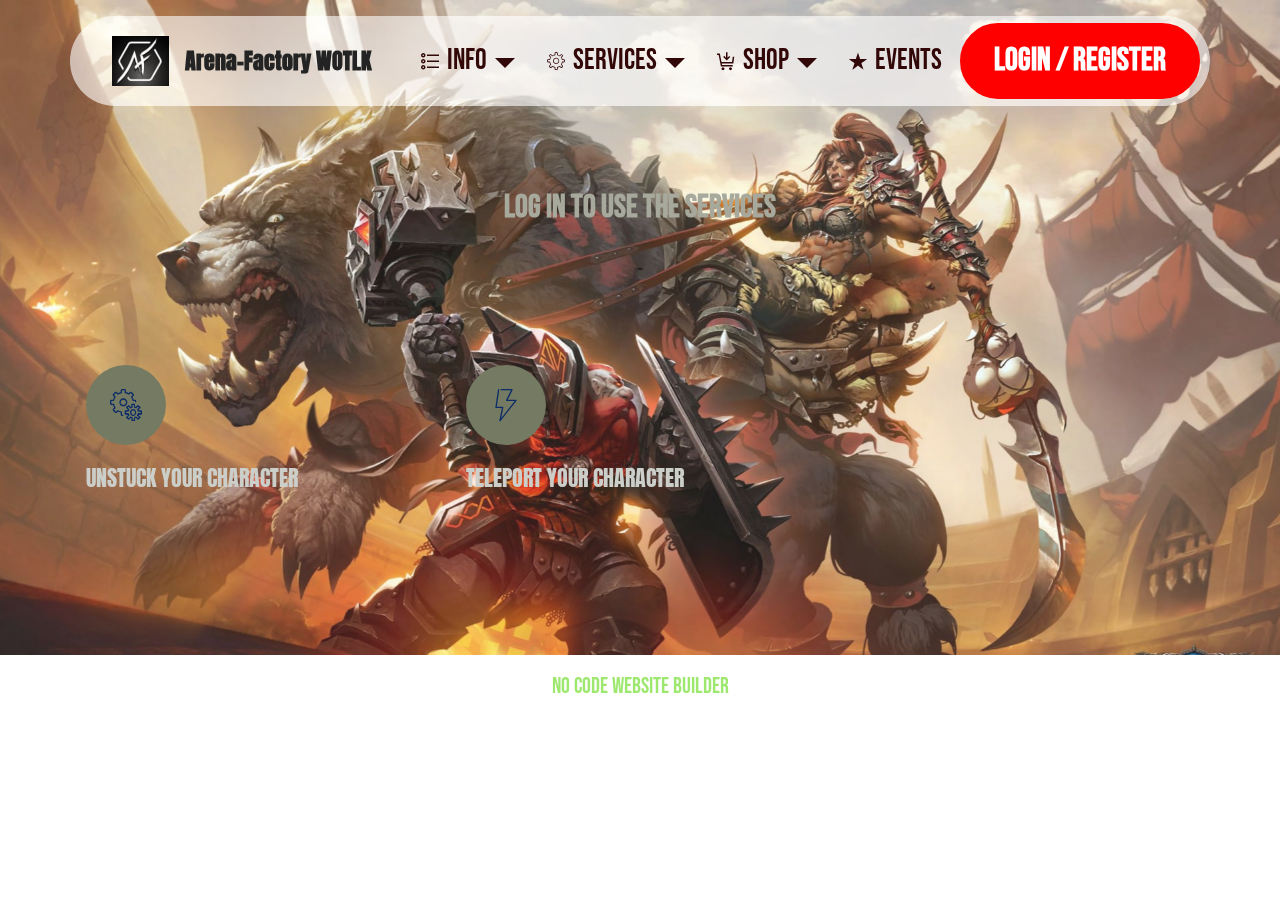
<file: page7.html>
<!DOCTYPE html>
<html  >
<head>
  <!-- Site made with Mobirise Website Builder v5.9.4, https://mobirise.com -->
  <meta charset="UTF-8">
  <meta http-equiv="X-UA-Compatible" content="IE=edge">
  <meta name="generator" content="Mobirise v5.9.4, mobirise.com">
  <meta name="viewport" content="width=device-width, initial-scale=1, minimum-scale=1">
  <link rel="shortcut icon" href="assets/images/af-229x179.jpeg" type="image/x-icon">
  <meta name="description" content="">
  
  
  <title>UNSTUCK</title>
  <link rel="stylesheet" href="assets/web/assets/mobirise-icons2/mobirise2.css">
  <link rel="stylesheet" href="assets/web/assets/mobirise-icons/mobirise-icons.css">
  <link rel="stylesheet" href="assets/web/assets/mobirise-icons-bold/mobirise-icons-bold.css">
  <link rel="stylesheet" href="assets/bootstrap/css/bootstrap.min.css">
  <link rel="stylesheet" href="assets/bootstrap/css/bootstrap-grid.min.css">
  <link rel="stylesheet" href="assets/bootstrap/css/bootstrap-reboot.min.css">
  <link rel="stylesheet" href="assets/parallax/jarallax.css">
  <link rel="stylesheet" href="assets/animatecss/animate.css">
  <link rel="stylesheet" href="assets/dropdown/css/style.css">
  <link rel="stylesheet" href="assets/socicon/css/styles.css">
  <link rel="stylesheet" href="assets/theme/css/style.css">
  <link rel="preload" href="https://fonts.googleapis.com/css?family=Oswald:200,300,400,500,600,700&display=swap" as="style" onload="this.onload=null;this.rel='stylesheet'">
  <noscript><link rel="stylesheet" href="https://fonts.googleapis.com/css?family=Oswald:200,300,400,500,600,700&display=swap"></noscript>
  <link rel="preload" href="https://fonts.googleapis.com/css?family=Bebas+Neue:400&display=swap" as="style" onload="this.onload=null;this.rel='stylesheet'">
  <noscript><link rel="stylesheet" href="https://fonts.googleapis.com/css?family=Bebas+Neue:400&display=swap"></noscript>
  <link rel="preload" href="https://fonts.googleapis.com/css?family=Anton:400&display=swap" as="style" onload="this.onload=null;this.rel='stylesheet'">
  <noscript><link rel="stylesheet" href="https://fonts.googleapis.com/css?family=Anton:400&display=swap"></noscript>
  <link rel="preload" as="style" href="assets/mobirise/css/mbr-additional.css"><link rel="stylesheet" href="assets/mobirise/css/mbr-additional.css" type="text/css">

  
  
  
</head>
<body>
  
  <section data-bs-version="5.1" class="menu menu2 cid-tJS6tZXiPa" once="menu" id="menu02-2o">
	

	<nav class="navbar navbar-dropdown navbar-fixed-top navbar-expand-lg">
		<div class="container">
			<div class="navbar-brand">
				<span class="navbar-logo">
					<a href="index.html">
						<img src="assets/images/af-229x179.jpeg" alt="PVP" style="height: 3.1rem;">
					</a>
				</span>
				<span class="navbar-caption-wrap"><a class="navbar-caption text-black text-primary display-5" href="index.html#header05-1">Arena-Factory WOTLK</a></span>
			</div>
			<button class="navbar-toggler" type="button" data-toggle="collapse" data-bs-toggle="collapse" data-target="#navbarSupportedContent" data-bs-target="#navbarSupportedContent" aria-controls="navbarNavAltMarkup" aria-expanded="false" aria-label="Toggle navigation">
				<div class="hamburger">
					<span></span>
					<span></span>
					<span></span>
					<span></span>
				</div>
			</button>
			<div class="collapse navbar-collapse" id="navbarSupportedContent">
				<ul class="navbar-nav nav-dropdown" data-app-modern-menu="true"><li class="nav-item dropdown">
						<a class="nav-link link dropdown-toggle text-success display-4" href="index.html#header01-7" data-toggle="dropdown-submenu" data-bs-toggle="dropdown" data-bs-auto-close="outside" aria-expanded="false"><span class="mobi-mbri mobi-mbri-bulleted-list mbr-iconfont mbr-iconfont-btn" style="font-size: 18px;"></span>INFO</a><div class="dropdown-menu" aria-labelledby="dropdown-859"><a class="dropdown-item text-success text-primary display-4" href="page4.html"><span class="mbri-paper-plane mbr-iconfont mbr-iconfont-btn" style="font-size: 16px; color: rgb(55, 20, 20);"></span>SERVER INFO</a><a class="text-success dropdown-item text-primary display-4" href="page3.html"><span class="mbrib-bookmark mbr-iconfont mbr-iconfont-btn" style="font-size: 16px;"></span>RULES</a></div>
					</li>
					<li class="nav-item dropdown">
						<a class="nav-link link dropdown-toggle text-success display-4" href="index.html#features04-w" aria-expanded="false" data-toggle="dropdown-submenu" data-bs-toggle="dropdown" data-bs-auto-close="outside"><span class="mbri-setting3 mbr-iconfont mbr-iconfont-btn" style="font-size: 18px;"></span>SERVICES</a><div class="dropdown-menu" aria-labelledby="dropdown-947"><a class="dropdown-item text-success text-primary display-4" href="page7.html"><span class="mbrib-setting3 mbr-iconfont mbr-iconfont-btn" style="font-size: 16px;"></span>Unstuck</a></div>
					</li>
					<li class="nav-item dropdown">
						<a class="nav-link link dropdown-toggle text-success show display-4" href="index.html#contacts02-9" data-toggle="dropdown-submenu" data-bs-toggle="dropdown" data-bs-auto-close="outside" aria-expanded="true"><span class="mobi-mbri mobi-mbri-cart-add mbr-iconfont mbr-iconfont-btn" style="font-size: 18px;"></span>SHOP</a><div class="dropdown-menu show" aria-labelledby="dropdown-116" data-bs-popper="none"><a class="dropdown-item text-success text-primary display-4" href="page6.html">tokens</a></div>
					</li><li class="nav-item"><a class="nav-link link text-success show text-primary display-4" href="page5.html" aria-expanded="true"><span class="socicon socicon-reverbnation mbr-iconfont mbr-iconfont-btn" style="font-size: 18px;"></span>EVENTS</a></li></ul>
				
				<div class="navbar-buttons mbr-section-btn"><a class="btn btn-warning display-2" href="index.html#form02-6">LOGIN / REGISTER</a></div>
			</div>
		</div>
	</nav>
</section>

<section data-bs-version="5.1" class="features10 cid-tNwUDswO25 mbr-parallax-background" id="features010-2p">
  

  
  <div class="mbr-overlay" style="opacity: 0.1; background-color: rgb(255, 255, 255);"></div>
  <div class="container">
    <div class="row justify-content-center mb-5">
      <div class="col-12 mb-0 content-head">
        <h3 class="mbr-section-title mbr-fonts-style align-center display-2"><strong><br></strong><br><strong>log in to use the services</strong></h3>
        <h5 class="mbr-section-subtitle mbr-fonts-style align-center mb-0 mt-4 display-7">-</h5>
      </div>
    </div>
    <div class="row">
      <div class="item features-without-image col-12 col-md-6 col-lg-4 active">
        <div class="item-wrapper">
          <div class="card-box align-left">
            <div class="iconfont-wrapper mb-3">
              <span class="mbr-iconfont mbri-setting"></span>
            </div>
            
            <p class="card-text mbr-fonts-style mb-3 display-5">UNSTUCK YOUR CHARACTER</p>
            
          </div>
        </div>
      </div><div class="item features-without-image col-12 col-md-6 col-lg-4">
        <div class="item-wrapper">
          <div class="card-box align-left">
            <div class="iconfont-wrapper mb-3">
              <span class="mbr-iconfont mbri-speed"></span>
            </div>
            
            <p class="card-text mbr-fonts-style mb-3 display-5">
              TELEPORT YOUR CHARACTER</p>
            
          </div>
        </div>
      </div>
      
      
    </div>
  </div>
</section><section class="display-7" style="padding: 0;align-items: center;justify-content: center;flex-wrap: wrap;    align-content: center;display: flex;position: relative;height: 4rem;"><a href="https://mobiri.se/3067994" style="flex: 1 1;height: 4rem;position: absolute;width: 100%;z-index: 1;"><img alt="" style="height: 4rem;" src="[data-uri]"></a><p style="margin: 0;text-align: center;" class="display-7">&#8204;</p><a style="z-index:1" href="https://mobirise.com/builder/no-code-website-builder.html">No Code Website Builder</a></section><script src="assets/bootstrap/js/bootstrap.bundle.min.js"></script>  <script src="assets/parallax/jarallax.js"></script>  <script src="assets/smoothscroll/smooth-scroll.js"></script>  <script src="assets/ytplayer/index.js"></script>  <script src="assets/dropdown/js/navbar-dropdown.js"></script>  <script src="assets/theme/js/script.js"></script>  
  
  
  <input name="animation" type="hidden">
  </body>
</html>
</file>
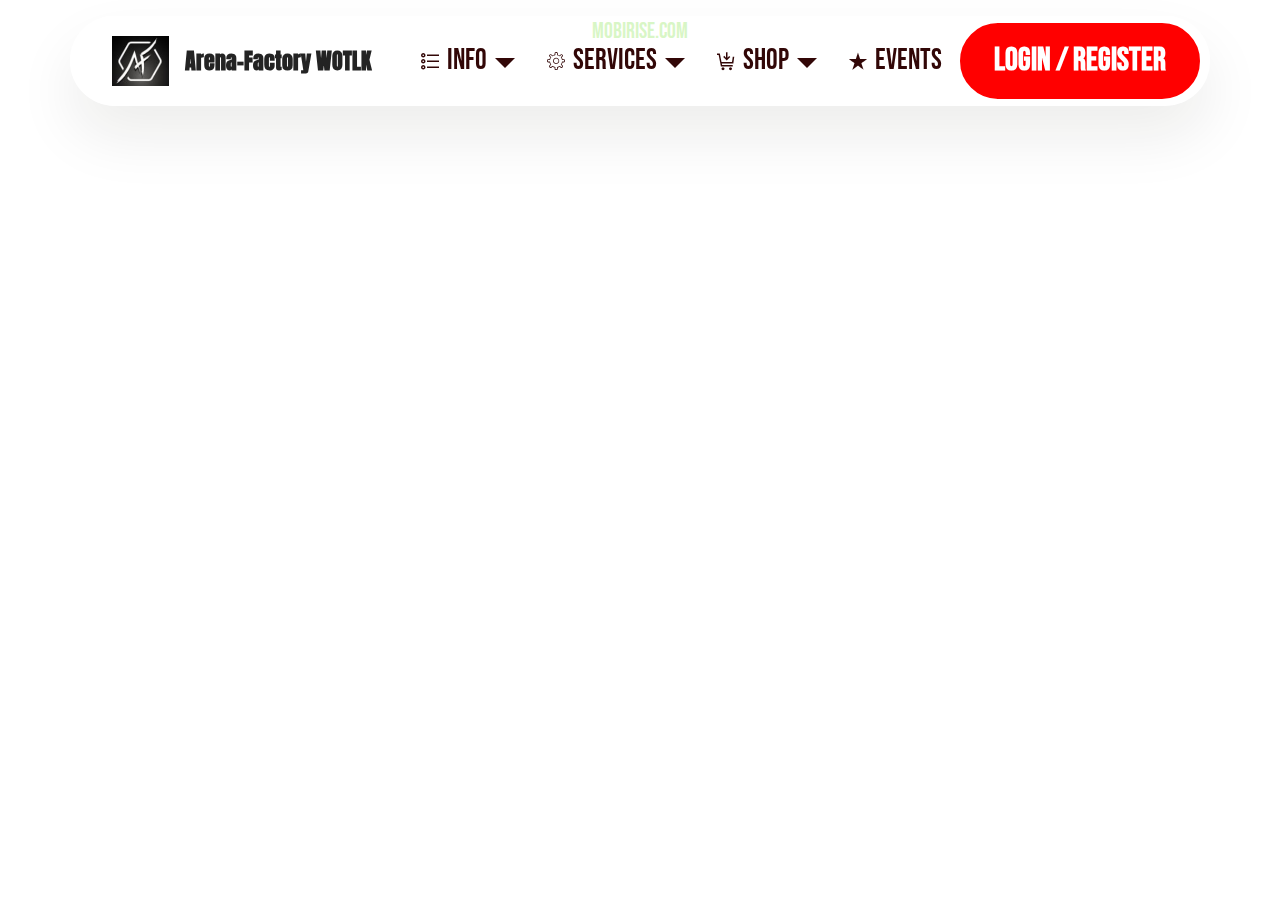
<file: page8.html>
<!DOCTYPE html>
<html  >
<head>
  <!-- Site made with Mobirise Website Builder v5.9.4, https://mobirise.com -->
  <meta charset="UTF-8">
  <meta http-equiv="X-UA-Compatible" content="IE=edge">
  <meta name="generator" content="Mobirise v5.9.4, mobirise.com">
  <meta name="viewport" content="width=device-width, initial-scale=1, minimum-scale=1">
  <link rel="shortcut icon" href="assets/images/af-229x179.jpeg" type="image/x-icon">
  <meta name="description" content="">
  
  
  <title>TMOG SETS</title>
  <link rel="stylesheet" href="assets/web/assets/mobirise-icons2/mobirise2.css">
  <link rel="stylesheet" href="assets/web/assets/mobirise-icons/mobirise-icons.css">
  <link rel="stylesheet" href="assets/web/assets/mobirise-icons-bold/mobirise-icons-bold.css">
  <link rel="stylesheet" href="assets/bootstrap/css/bootstrap.min.css">
  <link rel="stylesheet" href="assets/bootstrap/css/bootstrap-grid.min.css">
  <link rel="stylesheet" href="assets/bootstrap/css/bootstrap-reboot.min.css">
  <link rel="stylesheet" href="assets/animatecss/animate.css">
  <link rel="stylesheet" href="assets/dropdown/css/style.css">
  <link rel="stylesheet" href="assets/socicon/css/styles.css">
  <link rel="stylesheet" href="assets/theme/css/style.css">
  <link rel="preload" href="https://fonts.googleapis.com/css?family=Oswald:200,300,400,500,600,700&display=swap" as="style" onload="this.onload=null;this.rel='stylesheet'">
  <noscript><link rel="stylesheet" href="https://fonts.googleapis.com/css?family=Oswald:200,300,400,500,600,700&display=swap"></noscript>
  <link rel="preload" href="https://fonts.googleapis.com/css?family=Bebas+Neue:400&display=swap" as="style" onload="this.onload=null;this.rel='stylesheet'">
  <noscript><link rel="stylesheet" href="https://fonts.googleapis.com/css?family=Bebas+Neue:400&display=swap"></noscript>
  <link rel="preload" href="https://fonts.googleapis.com/css?family=Anton:400&display=swap" as="style" onload="this.onload=null;this.rel='stylesheet'">
  <noscript><link rel="stylesheet" href="https://fonts.googleapis.com/css?family=Anton:400&display=swap"></noscript>
  <link rel="preload" as="style" href="assets/mobirise/css/mbr-additional.css"><link rel="stylesheet" href="assets/mobirise/css/mbr-additional.css" type="text/css">

  
  
  
</head>
<body>
  
  <section data-bs-version="5.1" class="menu menu2 cid-tJS6tZXiPa" once="menu" id="menu02-2q">
	

	<nav class="navbar navbar-dropdown navbar-fixed-top navbar-expand-lg">
		<div class="container">
			<div class="navbar-brand">
				<span class="navbar-logo">
					<a href="index.html">
						<img src="assets/images/af-229x179.jpeg" alt="PVP" style="height: 3.1rem;">
					</a>
				</span>
				<span class="navbar-caption-wrap"><a class="navbar-caption text-black text-primary display-5" href="index.html#header05-1">Arena-Factory WOTLK</a></span>
			</div>
			<button class="navbar-toggler" type="button" data-toggle="collapse" data-bs-toggle="collapse" data-target="#navbarSupportedContent" data-bs-target="#navbarSupportedContent" aria-controls="navbarNavAltMarkup" aria-expanded="false" aria-label="Toggle navigation">
				<div class="hamburger">
					<span></span>
					<span></span>
					<span></span>
					<span></span>
				</div>
			</button>
			<div class="collapse navbar-collapse" id="navbarSupportedContent">
				<ul class="navbar-nav nav-dropdown" data-app-modern-menu="true"><li class="nav-item dropdown">
						<a class="nav-link link dropdown-toggle text-success display-4" href="index.html#header01-7" data-toggle="dropdown-submenu" data-bs-toggle="dropdown" data-bs-auto-close="outside" aria-expanded="false"><span class="mobi-mbri mobi-mbri-bulleted-list mbr-iconfont mbr-iconfont-btn" style="font-size: 18px;"></span>INFO</a><div class="dropdown-menu" aria-labelledby="dropdown-859"><a class="dropdown-item text-success text-primary display-4" href="page4.html"><span class="mbri-paper-plane mbr-iconfont mbr-iconfont-btn" style="font-size: 16px; color: rgb(55, 20, 20);"></span>SERVER INFO</a><a class="text-success dropdown-item text-primary display-4" href="page3.html"><span class="mbrib-bookmark mbr-iconfont mbr-iconfont-btn" style="font-size: 16px;"></span>RULES</a></div>
					</li>
					<li class="nav-item dropdown">
						<a class="nav-link link dropdown-toggle text-success display-4" href="index.html#features04-w" aria-expanded="false" data-toggle="dropdown-submenu" data-bs-toggle="dropdown" data-bs-auto-close="outside"><span class="mbri-setting3 mbr-iconfont mbr-iconfont-btn" style="font-size: 18px;"></span>SERVICES</a><div class="dropdown-menu" aria-labelledby="dropdown-947"><a class="dropdown-item text-success text-primary display-4" href="page7.html"><span class="mbrib-setting3 mbr-iconfont mbr-iconfont-btn" style="font-size: 16px;"></span>Unstuck</a></div>
					</li>
					<li class="nav-item dropdown">
						<a class="nav-link link dropdown-toggle text-success show display-4" href="index.html#contacts02-9" data-toggle="dropdown-submenu" data-bs-toggle="dropdown" data-bs-auto-close="outside" aria-expanded="true"><span class="mobi-mbri mobi-mbri-cart-add mbr-iconfont mbr-iconfont-btn" style="font-size: 18px;"></span>SHOP</a><div class="dropdown-menu show" aria-labelledby="dropdown-116" data-bs-popper="none"><a class="dropdown-item text-success text-primary display-4" href="page6.html">tokens</a></div>
					</li><li class="nav-item"><a class="nav-link link text-success show text-primary display-4" href="page5.html" aria-expanded="true"><span class="socicon socicon-reverbnation mbr-iconfont mbr-iconfont-btn" style="font-size: 18px;"></span>EVENTS</a></li></ul>
				
				<div class="navbar-buttons mbr-section-btn"><a class="btn btn-warning display-2" href="index.html#form02-6">LOGIN / REGISTER</a></div>
			</div>
		</div>
	</nav>
</section><section class="display-7" style="padding: 0;align-items: center;justify-content: center;flex-wrap: wrap;    align-content: center;display: flex;position: relative;height: 4rem;"><a href="https://mobiri.se/3067994" style="flex: 1 1;height: 4rem;position: absolute;width: 100%;z-index: 1;"><img alt="" style="height: 4rem;" src="[data-uri]"></a><p style="margin: 0;text-align: center;" class="display-7">&#8204;</p><a style="z-index:1" href="https://mobirise.com">Mobirise.com </a></section><script src="assets/bootstrap/js/bootstrap.bundle.min.js"></script>  <script src="assets/smoothscroll/smooth-scroll.js"></script>  <script src="assets/ytplayer/index.js"></script>  <script src="assets/dropdown/js/navbar-dropdown.js"></script>  <script src="assets/theme/js/script.js"></script>  
  
  
  <input name="animation" type="hidden">
  </body>
</html>
</file>
<file: assets/web/assets/mobirise-icons2/mobirise2.css>
@font-face {
  font-family: 'Moririse2';
  font-display: swap;
  src:  url('mobirise2.eot?f2bix4');
  src:  url('mobirise2.eot?f2bix4#iefix') format('embedded-opentype'),
    url('mobirise2.ttf?f2bix4') format('truetype'),
    url('mobirise2.woff?f2bix4') format('woff'),
    url('mobirise2.svg?f2bix4#mobirise2') format('svg');
  font-weight: normal;
  font-style: normal;
}

[class^="mobi-"], [class*=" mobi-"] {
  /* use !important to prevent issues with browser extensions that change fonts */
  font-family: 'Moririse2' !important;
  speak: none;
  font-style: normal;
  font-weight: normal;
  font-variant: normal;
  text-transform: none;
  line-height: 1;

  /* Better Font Rendering =========== */
  -webkit-font-smoothing: antialiased;
  -moz-osx-font-smoothing: grayscale;
}

.mobi-mbri-add-submenu:before {
  content: "\e900";
}
.mobi-mbri-alert:before {
  content: "\e901";
}
.mobi-mbri-align-center:before {
  content: "\e902";
}
.mobi-mbri-align-justify:before {
  content: "\e903";
}
.mobi-mbri-align-left:before {
  content: "\e904";
}
.mobi-mbri-align-right:before {
  content: "\e905";
}
.mobi-mbri-android:before {
  content: "\e906";
}
.mobi-mbri-apple:before {
  content: "\e907";
}
.mobi-mbri-arrow-down:before {
  content: "\e908";
}
.mobi-mbri-arrow-next:before {
  content: "\e909";
}
.mobi-mbri-arrow-prev:before {
  content: "\e90a";
}
.mobi-mbri-arrow-up:before {
  content: "\e90b";
}
.mobi-mbri-bold:before {
  content: "\e90c";
}
.mobi-mbri-bookmark:before {
  content: "\e90d";
}
.mobi-mbri-bootstrap:before {
  content: "\e90e";
}
.mobi-mbri-briefcase:before {
  content: "\e90f";
}
.mobi-mbri-browse:before {
  content: "\e910";
}
.mobi-mbri-bulleted-list:before {
  content: "\e911";
}
.mobi-mbri-calendar:before {
  content: "\e912";
}
.mobi-mbri-camera:before {
  content: "\e913";
}
.mobi-mbri-cart-add:before {
  content: "\e914";
}
.mobi-mbri-cart-full:before {
  content: "\e915";
}
.mobi-mbri-cash:before {
  content: "\e916";
}
.mobi-mbri-change-style:before {
  content: "\e917";
}
.mobi-mbri-chat:before {
  content: "\e918";
}
.mobi-mbri-clock:before {
  content: "\e919";
}
.mobi-mbri-close:before {
  content: "\e91a";
}
.mobi-mbri-cloud:before {
  content: "\e91b";
}
.mobi-mbri-code:before {
  content: "\e91c";
}
.mobi-mbri-contact-form:before {
  content: "\e91d";
}
.mobi-mbri-credit-card:before {
  content: "\e91e";
}
.mobi-mbri-cursor-click:before {
  content: "\e91f";
}
.mobi-mbri-cust-feedback:before {
  content: "\e920";
}
.mobi-mbri-database:before {
  content: "\e921";
}
.mobi-mbri-delivery:before {
  content: "\e922";
}
.mobi-mbri-desktop:before {
  content: "\e923";
}
.mobi-mbri-devices:before {
  content: "\e924";
}
.mobi-mbri-down:before {
  content: "\e925";
}
.mobi-mbri-download-2:before {
  content: "\e926";
}
.mobi-mbri-download:before {
  content: "\e927";
}
.mobi-mbri-drag-n-drop-2:before {
  content: "\e928";
}
.mobi-mbri-drag-n-drop:before {
  content: "\e929";
}
.mobi-mbri-edit-2:before {
  content: "\e92a";
}
.mobi-mbri-edit:before {
  content: "\e92b";
}
.mobi-mbri-error:before {
  content: "\e92c";
}
.mobi-mbri-extension:before {
  content: "\e92d";
}
.mobi-mbri-features:before {
  content: "\e92e";
}
.mobi-mbri-file:before {
  content: "\e92f";
}
.mobi-mbri-flag:before {
  content: "\e930";
}
.mobi-mbri-folder:before {
  content: "\e931";
}
.mobi-mbri-gift:before {
  content: "\e932";
}
.mobi-mbri-github:before {
  content: "\e933";
}
.mobi-mbri-globe-2:before {
  content: "\e934";
}
.mobi-mbri-globe:before {
  content: "\e935";
}
.mobi-mbri-growing-chart:before {
  content: "\e936";
}
.mobi-mbri-hearth:before {
  content: "\e937";
}
.mobi-mbri-help:before {
  content: "\e938";
}
.mobi-mbri-home:before {
  content: "\e939";
}
.mobi-mbri-hot-cup:before {
  content: "\e93a";
}
.mobi-mbri-idea:before {
  content: "\e93b";
}
.mobi-mbri-image-gallery:before {
  content: "\e93c";
}
.mobi-mbri-image-slider:before {
  content: "\e93d";
}
.mobi-mbri-info:before {
  content: "\e93e";
}
.mobi-mbri-italic:before {
  content: "\e93f";
}
.mobi-mbri-key:before {
  content: "\e940";
}
.mobi-mbri-laptop:before {
  content: "\e941";
}
.mobi-mbri-layers:before {
  content: "\e942";
}
.mobi-mbri-left-right:before {
  content: "\e943";
}
.mobi-mbri-left:before {
  content: "\e944";
}
.mobi-mbri-letter:before {
  content: "\e945";
}
.mobi-mbri-like:before {
  content: "\e946";
}
.mobi-mbri-link:before {
  content: "\e947";
}
.mobi-mbri-lock:before {
  content: "\e948";
}
.mobi-mbri-login:before {
  content: "\e949";
}
.mobi-mbri-logout:before {
  content: "\e94a";
}
.mobi-mbri-magic-stick:before {
  content: "\e94b";
}
.mobi-mbri-map-pin:before {
  content: "\e94c";
}
.mobi-mbri-menu:before {
  content: "\e94d";
}
.mobi-mbri-mobile-2:before {
  content: "\e94e";
}
.mobi-mbri-mobile-horizontal:before {
  content: "\e94f";
}
.mobi-mbri-mobile:before {
  content: "\e950";
}
.mobi-mbri-mobirise:before {
  content: "\e951";
}
.mobi-mbri-more-horizontal:before {
  content: "\e952";
}
.mobi-mbri-more-vertical:before {
  content: "\e953";
}
.mobi-mbri-music:before {
  content: "\e954";
}
.mobi-mbri-new-file:before {
  content: "\e955";
}
.mobi-mbri-numbered-list:before {
  content: "\e956";
}
.mobi-mbri-opened-folder:before {
  content: "\e957";
}
.mobi-mbri-pages:before {
  content: "\e958";
}
.mobi-mbri-paper-plane:before {
  content: "\e959";
}
.mobi-mbri-paperclip:before {
  content: "\e95a";
}
.mobi-mbri-phone:before {
  content: "\e95b";
}
.mobi-mbri-photo:before {
  content: "\e95c";
}
.mobi-mbri-photos:before {
  content: "\e95d";
}
.mobi-mbri-pin:before {
  content: "\e95e";
}
.mobi-mbri-play:before {
  content: "\e95f";
}
.mobi-mbri-plus:before {
  content: "\e960";
}
.mobi-mbri-preview:before {
  content: "\e961";
}
.mobi-mbri-print:before {
  content: "\e962";
}
.mobi-mbri-protect:before {
  content: "\e963";
}
.mobi-mbri-question:before {
  content: "\e964";
}
.mobi-mbri-quote-left:before {
  content: "\e965";
}
.mobi-mbri-quote-right:before {
  content: "\e966";
}
.mobi-mbri-redo:before {
  content: "\e967";
}
.mobi-mbri-refresh:before {
  content: "\e968";
}
.mobi-mbri-responsive-2:before {
  content: "\e969";
}
.mobi-mbri-responsive:before {
  content: "\e96a";
}
.mobi-mbri-right:before {
  content: "\e96b";
}
.mobi-mbri-rocket:before {
  content: "\e96c";
}
.mobi-mbri-sad-face:before {
  content: "\e96d";
}
.mobi-mbri-sale:before {
  content: "\e96e";
}
.mobi-mbri-save:before {
  content: "\e96f";
}
.mobi-mbri-search:before {
  content: "\e970";
}
.mobi-mbri-setting-2:before {
  content: "\e971";
}
.mobi-mbri-setting-3:before {
  content: "\e972";
}
.mobi-mbri-setting:before {
  content: "\e973";
}
.mobi-mbri-share:before {
  content: "\e974";
}
.mobi-mbri-shopping-bag:before {
  content: "\e975";
}
.mobi-mbri-shopping-basket:before {
  content: "\e976";
}
.mobi-mbri-shopping-cart:before {
  content: "\e977";
}
.mobi-mbri-sites:before {
  content: "\e978";
}
.mobi-mbri-smile-face:before {
  content: "\e979";
}
.mobi-mbri-speed:before {
  content: "\e97a";
}
.mobi-mbri-star:before {
  content: "\e97b";
}
.mobi-mbri-success:before {
  content: "\e97c";
}
.mobi-mbri-sun:before {
  content: "\e97d";
}
.mobi-mbri-sun2:before {
  content: "\e97e";
}
.mobi-mbri-tablet-vertical:before {
  content: "\e97f";
}
.mobi-mbri-tablet:before {
  content: "\e980";
}
.mobi-mbri-target:before {
  content: "\e981";
}
.mobi-mbri-timer:before {
  content: "\e982";
}
.mobi-mbri-to-ftp:before {
  content: "\e983";
}
.mobi-mbri-to-local-drive:before {
  content: "\e984";
}
.mobi-mbri-touch-swipe:before {
  content: "\e985";
}
.mobi-mbri-touch:before {
  content: "\e986";
}
.mobi-mbri-trash:before {
  content: "\e987";
}
.mobi-mbri-underline:before {
  content: "\e988";
}
.mobi-mbri-undo:before {
  content: "\e989";
}
.mobi-mbri-unlink:before {
  content: "\e98a";
}
.mobi-mbri-unlock:before {
  content: "\e98b";
}
.mobi-mbri-up-down:before {
  content: "\e98c";
}
.mobi-mbri-up:before {
  content: "\e98d";
}
.mobi-mbri-update:before {
  content: "\e98e";
}
.mobi-mbri-upload-2:before {
  content: "\e98f";
}
.mobi-mbri-upload:before {
  content: "\e990";
}
.mobi-mbri-user-2:before {
  content: "\e991";
}
.mobi-mbri-user:before {
  content: "\e992";
}
.mobi-mbri-users:before {
  content: "\e993";
}
.mobi-mbri-video-play:before {
  content: "\e994";
}
.mobi-mbri-video:before {
  content: "\e995";
}
.mobi-mbri-watch:before {
  content: "\e996";
}
.mobi-mbri-website-theme-2:before {
  content: "\e997";
}
.mobi-mbri-website-theme:before {
  content: "\e998";
}
.mobi-mbri-wifi:before {
  content: "\e999";
}
.mobi-mbri-windows:before {
  content: "\e99a";
}
.mobi-mbri-zoom-in:before {
  content: "\e99b";
}
.mobi-mbri-zoom-out:before {
  content: "\e99c";
}
</file>
<file: assets/web/assets/mobirise-icons/mobirise-icons.css>
@font-face {
  font-family: 'MobiriseIcons';
  src:  url('mobirise-icons.eot?spat4u');
  src:  url('mobirise-icons.eot?spat4u#iefix') format('embedded-opentype'),
    url('mobirise-icons.ttf?spat4u') format('truetype'),
    url('mobirise-icons.woff?spat4u') format('woff'),
    url('mobirise-icons.svg?spat4u#MobiriseIcons') format('svg');
  font-weight: normal;
  font-style: normal;
  font-display: swap;
}

[class^="mbri-"], [class*=" mbri-"] {
  /* use !important to prevent issues with browser extensions that change fonts */
  font-family: MobiriseIcons !important;
  speak: none;
  font-style: normal;
  font-weight: normal;
  font-variant: normal;
  text-transform: none;
  line-height: 1;

  /* Better Font Rendering =========== */
  -webkit-font-smoothing: antialiased;
  -moz-osx-font-smoothing: grayscale;
}

.mbri-add-submenu:before {
  content: "\e900";
}
.mbri-alert:before {
  content: "\e901";
}
.mbri-align-center:before {
  content: "\e902";
}
.mbri-align-justify:before {
  content: "\e903";
}
.mbri-align-left:before {
  content: "\e904";
}
.mbri-align-right:before {
  content: "\e905";
}
.mbri-android:before {
  content: "\e906";
}
.mbri-apple:before {
  content: "\e907";
}
.mbri-arrow-down:before {
  content: "\e908";
}
.mbri-arrow-next:before {
  content: "\e909";
}
.mbri-arrow-prev:before {
  content: "\e90a";
}
.mbri-arrow-up:before {
  content: "\e90b";
}
.mbri-bold:before {
  content: "\e90c";
}
.mbri-bookmark:before {
  content: "\e90d";
}
.mbri-bootstrap:before {
  content: "\e90e";
}
.mbri-briefcase:before {
  content: "\e90f";
}
.mbri-browse:before {
  content: "\e910";
}
.mbri-bulleted-list:before {
  content: "\e911";
}
.mbri-calendar:before {
  content: "\e912";
}
.mbri-camera:before {
  content: "\e913";
}
.mbri-cart-add:before {
  content: "\e914";
}
.mbri-cart-full:before {
  content: "\e915";
}
.mbri-cash:before {
  content: "\e916";
}
.mbri-change-style:before {
  content: "\e917";
}
.mbri-chat:before {
  content: "\e918";
}
.mbri-clock:before {
  content: "\e919";
}
.mbri-close:before {
  content: "\e91a";
}
.mbri-cloud:before {
  content: "\e91b";
}
.mbri-code:before {
  content: "\e91c";
}
.mbri-contact-form:before {
  content: "\e91d";
}
.mbri-credit-card:before {
  content: "\e91e";
}
.mbri-cursor-click:before {
  content: "\e91f";
}
.mbri-cust-feedback:before {
  content: "\e920";
}
.mbri-database:before {
  content: "\e921";
}
.mbri-delivery:before {
  content: "\e922";
}
.mbri-desktop:before {
  content: "\e923";
}
.mbri-devices:before {
  content: "\e924";
}
.mbri-down:before {
  content: "\e925";
}
.mbri-download:before {
  content: "\e989";
}
.mbri-drag-n-drop:before {
  content: "\e927";
}
.mbri-drag-n-drop2:before {
  content: "\e928";
}
.mbri-edit:before {
  content: "\e929";
}
.mbri-edit2:before {
  content: "\e92a";
}
.mbri-error:before {
  content: "\e92b";
}
.mbri-extension:before {
  content: "\e92c";
}
.mbri-features:before {
  content: "\e92d";
}
.mbri-file:before {
  content: "\e92e";
}
.mbri-flag:before {
  content: "\e92f";
}
.mbri-folder:before {
  content: "\e930";
}
.mbri-gift:before {
  content: "\e931";
}
.mbri-github:before {
  content: "\e932";
}
.mbri-globe:before {
  content: "\e933";
}
.mbri-globe-2:before {
  content: "\e934";
}
.mbri-growing-chart:before {
  content: "\e935";
}
.mbri-hearth:before {
  content: "\e936";
}
.mbri-help:before {
  content: "\e937";
}
.mbri-home:before {
  content: "\e938";
}
.mbri-hot-cup:before {
  content: "\e939";
}
.mbri-idea:before {
  content: "\e93a";
}
.mbri-image-gallery:before {
  content: "\e93b";
}
.mbri-image-slider:before {
  content: "\e93c";
}
.mbri-info:before {
  content: "\e93d";
}
.mbri-italic:before {
  content: "\e93e";
}
.mbri-key:before {
  content: "\e93f";
}
.mbri-laptop:before {
  content: "\e940";
}
.mbri-layers:before {
  content: "\e941";
}
.mbri-left-right:before {
  content: "\e942";
}
.mbri-left:before {
  content: "\e943";
}
.mbri-letter:before {
  content: "\e944";
}
.mbri-like:before {
  content: "\e945";
}
.mbri-link:before {
  content: "\e946";
}
.mbri-lock:before {
  content: "\e947";
}
.mbri-login:before {
  content: "\e948";
}
.mbri-logout:before {
  content: "\e949";
}
.mbri-magic-stick:before {
  content: "\e94a";
}
.mbri-map-pin:before {
  content: "\e94b";
}
.mbri-menu:before {
  content: "\e94c";
}
.mbri-mobile:before {
  content: "\e94d";
}
.mbri-mobile2:before {
  content: "\e94e";
}
.mbri-mobirise:before {
  content: "\e94f";
}
.mbri-more-horizontal:before {
  content: "\e950";
}
.mbri-more-vertical:before {
  content: "\e951";
}
.mbri-music:before {
  content: "\e952";
}
.mbri-new-file:before {
  content: "\e953";
}
.mbri-numbered-list:before {
  content: "\e954";
}
.mbri-opened-folder:before {
  content: "\e955";
}
.mbri-pages:before {
  content: "\e956";
}
.mbri-paper-plane:before {
  content: "\e957";
}
.mbri-paperclip:before {
  content: "\e958";
}
.mbri-photo:before {
  content: "\e959";
}
.mbri-photos:before {
  content: "\e95a";
}
.mbri-pin:before {
  content: "\e95b";
}
.mbri-play:before {
  content: "\e95c";
}
.mbri-plus:before {
  content: "\e95d";
}
.mbri-preview:before {
  content: "\e95e";
}
.mbri-print:before {
  content: "\e95f";
}
.mbri-protect:before {
  content: "\e960";
}
.mbri-question:before {
  content: "\e961";
}
.mbri-quote-left:before {
  content: "\e962";
}
.mbri-quote-right:before {
  content: "\e963";
}
.mbri-refresh:before {
  content: "\e964";
}
.mbri-responsive:before {
  content: "\e965";
}
.mbri-right:before {
  content: "\e966";
}
.mbri-rocket:before {
  content: "\e967";
}
.mbri-sad-face:before {
  content: "\e968";
}
.mbri-sale:before {
  content: "\e969";
}
.mbri-save:before {
  content: "\e96a";
}
.mbri-search:before {
  content: "\e96b";
}
.mbri-setting:before {
  content: "\e96c";
}
.mbri-setting2:before {
  content: "\e96d";
}
.mbri-setting3:before {
  content: "\e96e";
}
.mbri-share:before {
  content: "\e96f";
}
.mbri-shopping-bag:before {
  content: "\e970";
}
.mbri-shopping-basket:before {
  content: "\e971";
}
.mbri-shopping-cart:before {
  content: "\e972";
}
.mbri-sites:before {
  content: "\e973";
}
.mbri-smile-face:before {
  content: "\e974";
}
.mbri-speed:before {
  content: "\e975";
}
.mbri-star:before {
  content: "\e976";
}
.mbri-success:before {
  content: "\e977";
}
.mbri-sun:before {
  content: "\e978";
}
.mbri-sun2:before {
  content: "\e979";
}
.mbri-tablet:before {
  content: "\e97a";
}
.mbri-tablet-vertical:before {
  content: "\e97b";
}
.mbri-target:before {
  content: "\e97c";
}
.mbri-timer:before {
  content: "\e97d";
}
.mbri-to-ftp:before {
  content: "\e97e";
}
.mbri-to-local-drive:before {
  content: "\e97f";
}
.mbri-touch-swipe:before {
  content: "\e980";
}
.mbri-touch:before {
  content: "\e981";
}
.mbri-trash:before {
  content: "\e982";
}
.mbri-underline:before {
  content: "\e983";
}
.mbri-unlink:before {
  content: "\e984";
}
.mbri-unlock:before {
  content: "\e985";
}
.mbri-up-down:before {
  content: "\e986";
}
.mbri-up:before {
  content: "\e987";
}
.mbri-update:before {
  content: "\e988";
}
.mbri-upload:before {
 content: "\e926"; 
}
.mbri-user:before {
  content: "\e98a";
}
.mbri-user2:before {
  content: "\e98b";
}
.mbri-users:before {
  content: "\e98c";
}
.mbri-video:before {
  content: "\e98d";
}
.mbri-video-play:before {
  content: "\e98e";
}
.mbri-watch:before {
  content: "\e98f";
}
.mbri-website-theme:before {
  content: "\e990";
}
.mbri-wifi:before {
  content: "\e991";
}
.mbri-windows:before {
  content: "\e992";
}
.mbri-zoom-out:before {
  content: "\e993";
}
.mbri-redo:before {
  content: "\e994";
}
.mbri-undo:before {
  content: "\e995";
}
</file>
<file: assets/web/assets/mobirise-icons-bold/mobirise-icons-bold.css>
@font-face {
  font-family: 'mobirise-icons-bold';
  font-display: swap;
  src:  url('mobirise-icons-bold.eot?m1l4yr');
  src:  url('mobirise-icons-bold.eot?m1l4yr#iefix') format('embedded-opentype'),
    url('mobirise-icons-bold.ttf?m1l4yr') format('truetype'),
    url('mobirise-icons-bold.woff?m1l4yr') format('woff'),
    url('mobirise-icons-bold.svg?m1l4yr#mobirise-icons-bold') format('svg');
  font-weight: normal;
  font-style: normal;
}

[class^="mbrib-"], [class*="mbrib-"] {
  /* use !important to prevent issues with browser extensions that change fonts */
  font-family: 'mobirise-icons-bold' !important;
  speak: none;
  font-style: normal;
  font-weight: normal;
  font-variant: normal;
  text-transform: none;
  line-height: 1;

  /* Better Font Rendering =========== */
  -webkit-font-smoothing: antialiased;
  -moz-osx-font-smoothing: grayscale;
}

.mbrib-add-submenu:before {
  content: "\e900";
}
.mbrib-alert:before {
  content: "\e901";
}
.mbrib-align-center:before {
  content: "\e902";
}
.mbrib-align-justify:before {
  content: "\e903";
}
.mbrib-align-left:before {
  content: "\e904";
}
.mbrib-align-right:before {
  content: "\e905";
}
.mbrib-android:before {
  content: "\e906";
}
.mbrib-apple:before {
  content: "\e907";
}
.mbrib-arrow-down:before {
  content: "\e908";
}
.mbrib-arrow-next:before {
  content: "\e909";
}
.mbrib-arrow-prev:before {
  content: "\e90a";
}
.mbrib-arrow-up:before {
  content: "\e90b";
}
.mbrib-bold:before {
  content: "\e90c";
}
.mbrib-bookmark:before {
  content: "\e90d";
}
.mbrib-bootstrap:before {
  content: "\e90e";
}
.mbrib-briefcase:before {
  content: "\e90f";
}
.mbrib-browse:before {
  content: "\e910";
}
.mbrib-bulleted-list:before {
  content: "\e911";
}
.mbrib-calendar:before {
  content: "\e912";
}
.mbrib-camera:before {
  content: "\e913";
}
.mbrib-cart-add:before {
  content: "\e914";
}
.mbrib-cart-full:before {
  content: "\e915";
}
.mbrib-cash:before {
  content: "\e916";
}
.mbrib-change-style:before {
  content: "\e917";
}
.mbrib-chat:before {
  content: "\e918";
}
.mbrib-clock:before {
  content: "\e919";
}
.mbrib-close:before {
  content: "\e91a";
}
.mbrib-cloud:before {
  content: "\e91b";
}
.mbrib-code:before {
  content: "\e91c";
}
.mbrib-contact-form:before {
  content: "\e91d";
}
.mbrib-credit-card:before {
  content: "\e91e";
}
.mbrib-cursor-click:before {
  content: "\e91f";
}
.mbrib-cust-feedback:before {
  content: "\e920";
}
.mbrib-database:before {
  content: "\e921";
}
.mbrib-delivery:before {
  content: "\e922";
}
.mbrib-desktop:before {
  content: "\e923";
}
.mbrib-devices:before {
  content: "\e924";
}
.mbrib-down:before {
  content: "\e925";
}
.mbrib-download:before {
  content: "\e926";
}
.mbrib-drag-n-drop:before {
  content: "\e927";
}
.mbrib-drag-n-drop2:before {
  content: "\e928";
}
.mbrib-edit:before {
  content: "\e929";
}
.mbrib-edit2:before {
  content: "\e92a";
}
.mbrib-error:before {
  content: "\e92b";
}
.mbrib-extension:before {
  content: "\e92c";
}
.mbrib-features:before {
  content: "\e92d";
}
.mbrib-file:before {
  content: "\e92e";
}
.mbrib-flag:before {
  content: "\e92f";
}
.mbrib-folder:before {
  content: "\e930";
}
.mbrib-gift:before {
  content: "\e931";
}
.mbrib-github:before {
  content: "\e932";
}
.mbrib-globe-2:before {
  content: "\e933";
}
.mbrib-globe:before {
  content: "\e934";
}
.mbrib-growing-chart:before {
  content: "\e935";
}
.mbrib-hearth:before {
  content: "\e936";
}
.mbrib-help:before {
  content: "\e937";
}
.mbrib-home:before {
  content: "\e938";
}
.mbrib-hot-cup:before {
  content: "\e939";
}
.mbrib-idea:before {
  content: "\e93a";
}
.mbrib-image-gallery:before {
  content: "\e93b";
}
.mbrib-image-slider:before {
  content: "\e93c";
}
.mbrib-info:before {
  content: "\e93d";
}
.mbrib-italic:before {
  content: "\e93e";
}
.mbrib-key:before {
  content: "\e93f";
}
.mbrib-laptop:before {
  content: "\e940";
}
.mbrib-layers:before {
  content: "\e941";
}
.mbrib-left-right:before {
  content: "\e942";
}
.mbrib-left:before {
  content: "\e943";
}
.mbrib-letter:before {
  content: "\e944";
}
.mbrib-like:before {
  content: "\e945";
}
.mbrib-link:before {
  content: "\e946";
}
.mbrib-lock:before {
  content: "\e947";
}
.mbrib-login:before {
  content: "\e948";
}
.mbrib-logout:before {
  content: "\e949";
}
.mbrib-magic-stick:before {
  content: "\e94a";
}
.mbrib-map-pin:before {
  content: "\e94b";
}
.mbrib-menu:before {
  content: "\e94c";
}
.mbrib-mobile:before {
  content: "\e94d";
}
.mbrib-mobile2:before {
  content: "\e94e";
}
.mbrib-mobirise:before {
  content: "\e94f";
}
.mbrib-more-horizontal:before {
  content: "\e950";
}
.mbrib-more-vertical:before {
  content: "\e951";
}
.mbrib-music:before {
  content: "\e952";
}
.mbrib-new-file:before {
  content: "\e953";
}
.mbrib-numbered-list:before {
  content: "\e954";
}
.mbrib-opened-folder:before {
  content: "\e955";
}
.mbrib-pages:before {
  content: "\e956";
}
.mbrib-paper-plane:before {
  content: "\e957";
}
.mbrib-paperclip:before {
  content: "\e958";
}
.mbrib-photo:before {
  content: "\e959";
}
.mbrib-photos:before {
  content: "\e95a";
}
.mbrib-pin:before {
  content: "\e95b";
}
.mbrib-play:before {
  content: "\e95c";
}
.mbrib-plus:before {
  content: "\e95d";
}
.mbrib-preview:before {
  content: "\e95e";
}
.mbrib-print:before {
  content: "\e95f";
}
.mbrib-protect:before {
  content: "\e960";
}
.mbrib-question:before {
  content: "\e961";
}
.mbrib-quote-left:before {
  content: "\e962";
}
.mbrib-quote-right:before {
  content: "\e963";
}
.mbrib-redo:before {
  content: "\e964";
}
.mbrib-refresh:before {
  content: "\e965";
}
.mbrib-responsive:before {
  content: "\e966";
}
.mbrib-right:before {
  content: "\e967";
}
.mbrib-rocket:before {
  content: "\e968";
}
.mbrib-sad-face:before {
  content: "\e969";
}
.mbrib-sale:before {
  content: "\e96a";
}
.mbrib-save:before {
  content: "\e96b";
}
.mbrib-search:before {
  content: "\e96c";
}
.mbrib-setting:before {
  content: "\e96d";
}
.mbrib-setting2:before {
  content: "\e96e";
}
.mbrib-setting3:before {
  content: "\e96f";
}
.mbrib-share:before {
  content: "\e970";
}
.mbrib-shopping-bag:before {
  content: "\e971";
}
.mbrib-shopping-basket:before {
  content: "\e972";
}
.mbrib-shopping-cart:before {
  content: "\e973";
}
.mbrib-sites:before {
  content: "\e974";
}
.mbrib-smile-face:before {
  content: "\e975";
}
.mbrib-speed:before {
  content: "\e976";
}
.mbrib-star:before {
  content: "\e977";
}
.mbrib-success:before {
  content: "\e978";
}
.mbrib-sun:before {
  content: "\e979";
}
.mbrib-sun2:before {
  content: "\e97a";
}
.mbrib-tablet-vertical:before {
  content: "\e97b";
}
.mbrib-tablet:before {
  content: "\e97c";
}
.mbrib-target:before {
  content: "\e97d";
}
.mbrib-timer:before {
  content: "\e97e";
}
.mbrib-to-ftp:before {
  content: "\e97f";
}
.mbrib-to-local-drive:before {
  content: "\e980";
}
.mbrib-touch-swipe:before {
  content: "\e981";
}
.mbrib-touch:before {
  content: "\e982";
}
.mbrib-trash:before {
  content: "\e983";
}
.mbrib-underline:before {
  content: "\e984";
}
.mbrib-undo:before {
  content: "\e985";
}
.mbrib-unlink:before {
  content: "\e986";
}
.mbrib-unlock:before {
  content: "\e987";
}
.mbrib-up-down:before {
  content: "\e988";
}
.mbrib-up:before {
  content: "\e989";
}
.mbrib-update:before {
  content: "\e98a";
}
.mbrib-upload:before {
  content: "\e98b";
}
.mbrib-user:before {
  content: "\e98c";
}
.mbrib-user2:before {
  content: "\e98d";
}
.mbrib-users:before {
  content: "\e98e";
}
.mbrib-video-play:before {
  content: "\e98f";
}
.mbrib-video:before {
  content: "\e990";
}
.mbrib-watch:before {
  content: "\e991";
}
.mbrib-website-theme:before {
  content: "\e992";
}
.mbrib-wifi:before {
  content: "\e993";
}
.mbrib-windows:before {
  content: "\e994";
}
.mbrib-zoom-out:before {
  content: "\e995";
}
</file>
<file: assets/dropdown/css/style.css>
.navbar-dropdown {
  left: 0;
  padding: 0;
  position: absolute;
  right: 0;
  top: 0;
  transition: all 0.45s ease;
  z-index: 1030;
  background: #282828; }
  .navbar-dropdown .navbar-logo {
    margin-right: 0.8rem;
    transition: margin 0.3s ease-in-out;
    vertical-align: middle; }
    .navbar-dropdown .navbar-logo img {
      height: 3.125rem;
      transition: all 0.3s ease-in-out; }
    .navbar-dropdown .navbar-logo.mbr-iconfont {
      font-size: 3.125rem;
      line-height: 3.125rem; }
  .navbar-dropdown .navbar-caption {
    font-weight: 700;
    white-space: normal;
    vertical-align: -4px;
    line-height: 3.125rem !important; }
    .navbar-dropdown .navbar-caption, .navbar-dropdown .navbar-caption:hover {
      color: inherit;
      text-decoration: none; }
  .navbar-dropdown .mbr-iconfont + .navbar-caption {
    vertical-align: -1px; }
  .navbar-dropdown.navbar-fixed-top {
    position: fixed; }
  .navbar-dropdown .navbar-brand span {
    vertical-align: -4px; }
  .navbar-dropdown.bg-color.transparent {
    background: none; }
  .navbar-dropdown.navbar-short .navbar-brand {
    padding: 0.625rem 0; }
    .navbar-dropdown.navbar-short .navbar-brand span {
      vertical-align: -1px; }
  .navbar-dropdown.navbar-short .navbar-caption {
    line-height: 2.375rem !important;
    vertical-align: -2px; }
  .navbar-dropdown.navbar-short .navbar-logo {
    margin-right: 0.5rem; }
    .navbar-dropdown.navbar-short .navbar-logo img {
      height: 2.375rem; }
    .navbar-dropdown.navbar-short .navbar-logo.mbr-iconfont {
      font-size: 2.375rem;
      line-height: 2.375rem; }
  .navbar-dropdown.navbar-short .mbr-table-cell {
    height: 3.625rem; }
  .navbar-dropdown .navbar-close {
    left: 0.6875rem;
    position: fixed;
    top: 0.75rem;
    z-index: 1000; }
  .navbar-dropdown .hamburger-icon {
    content: "";
    display: inline-block;
    vertical-align: middle;
    width: 16px;
    -webkit-box-shadow: 0 -6px 0 1px #282828,0 0 0 1px #282828,0 6px 0 1px #282828;
    -moz-box-shadow: 0 -6px 0 1px #282828,0 0 0 1px #282828,0 6px 0 1px #282828;
    box-shadow: 0 -6px 0 1px #282828,0 0 0 1px #282828,0 6px 0 1px #282828; }

.dropdown-menu .dropdown-toggle[data-toggle="dropdown-submenu"]::after {
  border-bottom: 0.35em solid transparent;
  border-left: 0.35em solid;
  border-right: 0;
  border-top: 0.35em solid transparent;
  margin-left: 0.3rem; }

.dropdown-menu .dropdown-item:focus {
  outline: 0; }

.nav-dropdown {
  font-size: 0.75rem;
  font-weight: 500;
  height: auto !important; }
  .nav-dropdown .nav-btn {
    padding-left: 1rem; }
  .nav-dropdown .link {
    margin: .667em 1.667em;
    font-weight: 500;
    padding: 0;
    transition: color .2s ease-in-out; }
    .nav-dropdown .link.dropdown-toggle {
      margin-right: 2.583em; }
      .nav-dropdown .link.dropdown-toggle::after {
        margin-left: .25rem;
        border-top: 0.35em solid;
        border-right: 0.35em solid transparent;
        border-left: 0.35em solid transparent;
        border-bottom: 0; }
      .nav-dropdown .link.dropdown-toggle[aria-expanded="true"] {
        margin: 0;
        padding: 0.667em 3.263em  0.667em 1.667em; }
  .nav-dropdown .link::after,
  .nav-dropdown .dropdown-item::after {
    color: inherit; }
  .nav-dropdown .btn {
    font-size: 0.75rem;
    font-weight: 700;
    letter-spacing: 0;
    margin-bottom: 0;
    padding-left: 1.25rem;
    padding-right: 1.25rem; }
  .nav-dropdown .dropdown-menu {
    border-radius: 0;
    border: 0;
    left: 0;
    margin: 0;
    padding-bottom: 1.25rem;
    padding-top: 1.25rem;
    position: relative; }
  .nav-dropdown .dropdown-submenu {
    margin-left: 0.125rem;
    top: 0; }
  .nav-dropdown .dropdown-item {
    font-weight: 500;
    line-height: 2;
    padding: 0.3846em 4.615em 0.3846em 1.5385em;
    position: relative;
    transition: color .2s ease-in-out, background-color .2s ease-in-out; }
    .nav-dropdown .dropdown-item::after {
      margin-top: -0.3077em;
      position: absolute;
      right: 1.1538em;
      top: 50%; }
    .nav-dropdown .dropdown-item:focus, .nav-dropdown .dropdown-item:hover {
      background: none; }

@media (max-width: 767px) {
  .nav-dropdown.navbar-toggleable-sm {
    bottom: 0;
    display: none;
    left: 0;
    overflow-x: hidden;
    position: fixed;
    top: 0;
    transform: translateX(-100%);
    -ms-transform: translateX(-100%);
    -webkit-transform: translateX(-100%);
    width: 18.75rem;
    z-index: 999; } }
.nav-dropdown.navbar-toggleable-xl {
  bottom: 0;
  display: none;
  left: 0;
  overflow-x: hidden;
  position: fixed;
  top: 0;
  transform: translateX(-100%);
  -ms-transform: translateX(-100%);
  -webkit-transform: translateX(-100%);
  width: 18.75rem;
  z-index: 999; }

.nav-dropdown-sm {
  display: block !important;
  overflow-x: hidden;
  overflow: auto;
  padding-top: 3.875rem; }
  .nav-dropdown-sm::after {
    content: "";
    display: block;
    height: 3rem;
    width: 100%; }
  .nav-dropdown-sm.collapse.in ~ .navbar-close {
    display: block !important; }
  .nav-dropdown-sm.collapsing, .nav-dropdown-sm.collapse.in {
    transform: translateX(0);
    -ms-transform: translateX(0);
    -webkit-transform: translateX(0);
    transition: all 0.25s ease-out;
    -webkit-transition: all 0.25s ease-out;
    background: #282828; }
  .nav-dropdown-sm.collapsing[aria-expanded="false"] {
    transform: translateX(-100%);
    -ms-transform: translateX(-100%);
    -webkit-transform: translateX(-100%); }
  .nav-dropdown-sm .nav-item {
    display: block;
    margin-left: 0 !important;
    padding-left: 0; }
  .nav-dropdown-sm .link,
  .nav-dropdown-sm .dropdown-item {
    border-top: 1px dotted rgba(255, 255, 255, 0.1);
    font-size: 0.8125rem;
    line-height: 1.6;
    margin: 0 !important;
    padding: 0.875rem 2.4rem 0.875rem 1.5625rem !important;
    position: relative;
    white-space: normal; }
    .nav-dropdown-sm .link:focus, .nav-dropdown-sm .link:hover,
    .nav-dropdown-sm .dropdown-item:focus,
    .nav-dropdown-sm .dropdown-item:hover {
      background: rgba(0, 0, 0, 0.2) !important;
      color: #c0a375; }
  .nav-dropdown-sm .nav-btn {
    position: relative;
    padding: 1.5625rem 1.5625rem 0 1.5625rem; }
    .nav-dropdown-sm .nav-btn::before {
      border-top: 1px dotted rgba(255, 255, 255, 0.1);
      content: "";
      left: 0;
      position: absolute;
      top: 0;
      width: 100%; }
    .nav-dropdown-sm .nav-btn + .nav-btn {
      padding-top: 0.625rem; }
      .nav-dropdown-sm .nav-btn + .nav-btn::before {
        display: none; }
  .nav-dropdown-sm .btn {
    padding: 0.625rem 0; }
  .nav-dropdown-sm .dropdown-toggle[data-toggle="dropdown-submenu"]::after {
    margin-left: .25rem;
    border-top: 0.35em solid;
    border-right: 0.35em solid transparent;
    border-left: 0.35em solid transparent;
    border-bottom: 0; }
  .nav-dropdown-sm .dropdown-toggle[data-toggle="dropdown-submenu"][aria-expanded="true"]::after {
    border-top: 0;
    border-right: 0.35em solid transparent;
    border-left: 0.35em solid transparent;
    border-bottom: 0.35em solid; }
  .nav-dropdown-sm .dropdown-menu {
    margin: 0;
    padding: 0;
    position: relative;
    top: 0;
    left: 0;
    width: 100%;
    border: 0;
    float: none;
    border-radius: 0;
    background: none; }
  .nav-dropdown-sm .dropdown-submenu {
    left: 100%;
    margin-left: 0.125rem;
    margin-top: -1.25rem;
    top: 0; }

.navbar-toggleable-sm .nav-dropdown .dropdown-menu {
  position: absolute; }

.navbar-toggleable-sm .nav-dropdown .dropdown-submenu {
  left: 100%;
  margin-left: 0.125rem;
  margin-top: -1.25rem;
  top: 0; }

.navbar-toggleable-sm.opened .nav-dropdown .dropdown-menu {
  position: relative; }

.navbar-toggleable-sm.opened .nav-dropdown .dropdown-submenu {
  left: 0;
  margin-left: 00rem;
  margin-top: 0rem;
  top: 0; }

.is-builder .nav-dropdown.collapsing {
  transition: none !important; }
</file>
<file: assets/socicon/css/styles.css>
@charset "UTF-8";

@font-face {
  font-family: 'Socicon';
  src:  url('../fonts/socicon.eot');
  src:  url('../fonts/socicon.eot?#iefix') format('embedded-opentype'),
    url('../fonts/socicon.woff2') format('woff2'),
    url('../fonts/socicon.ttf') format('truetype'),
    url('../fonts/socicon.woff') format('woff'),
    url('../fonts/socicon.svg#socicon') format('svg');
  font-weight: normal;
  font-style: normal;
  font-display: swap;
}

[data-icon]:before {
  font-family: "socicon" !important;
  content: attr(data-icon);
  font-style: normal !important;
  font-weight: normal !important;
  font-variant: normal !important;
  text-transform: none !important;
  speak: none;
  line-height: 1;
  -webkit-font-smoothing: antialiased;
  -moz-osx-font-smoothing: grayscale;
}

[class^="socicon-"], [class*=" socicon-"] {
  /* use !important to prevent issues with browser extensions that change fonts */
  font-family: 'Socicon' !important;
  speak: none;
  font-style: normal;
  font-weight: normal;
  font-variant: normal;
  text-transform: none;
  line-height: 1;

  /* Better Font Rendering =========== */
  -webkit-font-smoothing: antialiased;
  -moz-osx-font-smoothing: grayscale;
}

.socicon-eitaa:before {
  content: "\e97c";
}
.socicon-soroush:before {
  content: "\e97d";
}
.socicon-bale:before {
  content: "\e97e";
}
.socicon-zazzle:before {
  content: "\e97b";
}
.socicon-society6:before {
  content: "\e97a";
}
.socicon-redbubble:before {
  content: "\e979";
}
.socicon-avvo:before {
  content: "\e978";
}
.socicon-stitcher:before {
  content: "\e977";
}
.socicon-googlehangouts:before {
  content: "\e974";
}
.socicon-dlive:before {
  content: "\e975";
}
.socicon-vsco:before {
  content: "\e976";
}
.socicon-flipboard:before {
  content: "\e973";
}
.socicon-ubuntu:before {
  content: "\e958";
}
.socicon-artstation:before {
  content: "\e959";
}
.socicon-invision:before {
  content: "\e95a";
}
.socicon-torial:before {
  content: "\e95b";
}
.socicon-collectorz:before {
  content: "\e95c";
}
.socicon-seenthis:before {
  content: "\e95d";
}
.socicon-googleplaymusic:before {
  content: "\e95e";
}
.socicon-debian:before {
  content: "\e95f";
}
.socicon-filmfreeway:before {
  content: "\e960";
}
.socicon-gnome:before {
  content: "\e961";
}
.socicon-itchio:before {
  content: "\e962";
}
.socicon-jamendo:before {
  content: "\e963";
}
.socicon-mix:before {
  content: "\e964";
}
.socicon-sharepoint:before {
  content: "\e965";
}
.socicon-tinder:before {
  content: "\e966";
}
.socicon-windguru:before {
  content: "\e967";
}
.socicon-cdbaby:before {
  content: "\e968";
}
.socicon-elementaryos:before {
  content: "\e969";
}
.socicon-stage32:before {
  content: "\e96a";
}
.socicon-tiktok:before {
  content: "\e96b";
}
.socicon-gitter:before {
  content: "\e96c";
}
.socicon-letterboxd:before {
  content: "\e96d";
}
.socicon-threema:before {
  content: "\e96e";
}
.socicon-splice:before {
  content: "\e96f";
}
.socicon-metapop:before {
  content: "\e970";
}
.socicon-naver:before {
  content: "\e971";
}
.socicon-remote:before {
  content: "\e972";
}
.socicon-internet:before {
  content: "\e957";
}
.socicon-moddb:before {
  content: "\e94b";
}
.socicon-indiedb:before {
  content: "\e94c";
}
.socicon-traxsource:before {
  content: "\e94d";
}
.socicon-gamefor:before {
  content: "\e94e";
}
.socicon-pixiv:before {
  content: "\e94f";
}
.socicon-myanimelist:before {
  content: "\e950";
}
.socicon-blackberry:before {
  content: "\e951";
}
.socicon-wickr:before {
  content: "\e952";
}
.socicon-spip:before {
  content: "\e953";
}
.socicon-napster:before {
  content: "\e954";
}
.socicon-beatport:before {
  content: "\e955";
}
.socicon-hackerone:before {
  content: "\e956";
}
.socicon-hackernews:before {
  content: "\e946";
}
.socicon-smashwords:before {
  content: "\e947";
}
.socicon-kobo:before {
  content: "\e948";
}
.socicon-bookbub:before {
  content: "\e949";
}
.socicon-mailru:before {
  content: "\e94a";
}
.socicon-gitlab:before {
  content: "\e945";
}
.socicon-instructables:before {
  content: "\e944";
}
.socicon-portfolio:before {
  content: "\e943";
}
.socicon-codered:before {
  content: "\e940";
}
.socicon-origin:before {
  content: "\e941";
}
.socicon-nextdoor:before {
  content: "\e942";
}
.socicon-udemy:before {
  content: "\e93f";
}
.socicon-livemaster:before {
  content: "\e93e";
}
.socicon-crunchbase:before {
  content: "\e93b";
}
.socicon-homefy:before {
  content: "\e93c";
}
.socicon-calendly:before {
  content: "\e93d";
}
.socicon-realtor:before {
  content: "\e90f";
}
.socicon-tidal:before {
  content: "\e910";
}
.socicon-qobuz:before {
  content: "\e911";
}
.socicon-natgeo:before {
  content: "\e912";
}
.socicon-mastodon:before {
  content: "\e913";
}
.socicon-unsplash:before {
  content: "\e914";
}
.socicon-homeadvisor:before {
  content: "\e915";
}
.socicon-angieslist:before {
  content: "\e916";
}
.socicon-codepen:before {
  content: "\e917";
}
.socicon-slack:before {
  content: "\e918";
}
.socicon-openaigym:before {
  content: "\e919";
}
.socicon-logmein:before {
  content: "\e91a";
}
.socicon-fiverr:before {
  content: "\e91b";
}
.socicon-gotomeeting:before {
  content: "\e91c";
}
.socicon-aliexpress:before {
  content: "\e91d";
}
.socicon-guru:before {
  content: "\e91e";
}
.socicon-appstore:before {
  content: "\e91f";
}
.socicon-homes:before {
  content: "\e920";
}
.socicon-zoom:before {
  content: "\e921";
}
.socicon-alibaba:before {
  content: "\e922";
}
.socicon-craigslist:before {
  content: "\e923";
}
.socicon-wix:before {
  content: "\e924";
}
.socicon-redfin:before {
  content: "\e925";
}
.socicon-googlecalendar:before {
  content: "\e926";
}
.socicon-shopify:before {
  content: "\e927";
}
.socicon-freelancer:before {
  content: "\e928";
}
.socicon-seedrs:before {
  content: "\e929";
}
.socicon-bing:before {
  content: "\e92a";
}
.socicon-doodle:before {
  content: "\e92b";
}
.socicon-bonanza:before {
  content: "\e92c";
}
.socicon-squarespace:before {
  content: "\e92d";
}
.socicon-toptal:before {
  content: "\e92e";
}
.socicon-gust:before {
  content: "\e92f";
}
.socicon-ask:before {
  content: "\e930";
}
.socicon-trulia:before {
  content: "\e931";
}
.socicon-loomly:before {
  content: "\e932";
}
.socicon-ghost:before {
  content: "\e933";
}
.socicon-upwork:before {
  content: "\e934";
}
.socicon-fundable:before {
  content: "\e935";
}
.socicon-booking:before {
  content: "\e936";
}
.socicon-googlemaps:before {
  content: "\e937";
}
.socicon-zillow:before {
  content: "\e938";
}
.socicon-niconico:before {
  content: "\e939";
}
.socicon-toneden:before {
  content: "\e93a";
}
.socicon-augment:before {
  content: "\e908";
}
.socicon-bitbucket:before {
  content: "\e909";
}
.socicon-fyuse:before {
  content: "\e90a";
}
.socicon-yt-gaming:before {
  content: "\e90b";
}
.socicon-sketchfab:before {
  content: "\e90c";
}
.socicon-mobcrush:before {
  content: "\e90d";
}
.socicon-microsoft:before {
  content: "\e90e";
}
.socicon-pandora:before {
  content: "\e907";
}
.socicon-messenger:before {
  content: "\e906";
}
.socicon-gamewisp:before {
  content: "\e905";
}
.socicon-bloglovin:before {
  content: "\e904";
}
.socicon-tunein:before {
  content: "\e903";
}
.socicon-gamejolt:before {
  content: "\e901";
}
.socicon-trello:before {
  content: "\e902";
}
.socicon-spreadshirt:before {
  content: "\e900";
}
.socicon-500px:before {
  content: "\e000";
}
.socicon-8tracks:before {
  content: "\e001";
}
.socicon-airbnb:before {
  content: "\e002";
}
.socicon-alliance:before {
  content: "\e003";
}
.socicon-amazon:before {
  content: "\e004";
}
.socicon-amplement:before {
  content: "\e005";
}
.socicon-android:before {
  content: "\e006";
}
.socicon-angellist:before {
  content: "\e007";
}
.socicon-apple:before {
  content: "\e008";
}
.socicon-appnet:before {
  content: "\e009";
}
.socicon-baidu:before {
  content: "\e00a";
}
.socicon-bandcamp:before {
  content: "\e00b";
}
.socicon-battlenet:before {
  content: "\e00c";
}
.socicon-mixer:before {
  content: "\e00d";
}
.socicon-bebee:before {
  content: "\e00e";
}
.socicon-bebo:before {
  content: "\e00f";
}
.socicon-behance:before {
  content: "\e010";
}
.socicon-blizzard:before {
  content: "\e011";
}
.socicon-blogger:before {
  content: "\e012";
}
.socicon-buffer:before {
  content: "\e013";
}
.socicon-chrome:before {
  content: "\e014";
}
.socicon-coderwall:before {
  content: "\e015";
}
.socicon-curse:before {
  content: "\e016";
}
.socicon-dailymotion:before {
  content: "\e017";
}
.socicon-deezer:before {
  content: "\e018";
}
.socicon-delicious:before {
  content: "\e019";
}
.socicon-deviantart:before {
  content: "\e01a";
}
.socicon-diablo:before {
  content: "\e01b";
}
.socicon-digg:before {
  content: "\e01c";
}
.socicon-discord:before {
  content: "\e01d";
}
.socicon-disqus:before {
  content: "\e01e";
}
.socicon-douban:before {
  content: "\e01f";
}
.socicon-draugiem:before {
  content: "\e020";
}
.socicon-dribbble:before {
  content: "\e021";
}
.socicon-drupal:before {
  content: "\e022";
}
.socicon-ebay:before {
  content: "\e023";
}
.socicon-ello:before {
  content: "\e024";
}
.socicon-endomodo:before {
  content: "\e025";
}
.socicon-envato:before {
  content: "\e026";
}
.socicon-etsy:before {
  content: "\e027";
}
.socicon-facebook:before {
  content: "\e028";
}
.socicon-feedburner:before {
  content: "\e029";
}
.socicon-filmweb:before {
  content: "\e02a";
}
.socicon-firefox:before {
  content: "\e02b";
}
.socicon-flattr:before {
  content: "\e02c";
}
.socicon-flickr:before {
  content: "\e02d";
}
.socicon-formulr:before {
  content: "\e02e";
}
.socicon-forrst:before {
  content: "\e02f";
}
.socicon-foursquare:before {
  content: "\e030";
}
.socicon-friendfeed:before {
  content: "\e031";
}
.socicon-github:before {
  content: "\e032";
}
.socicon-goodreads:before {
  content: "\e033";
}
.socicon-google:before {
  content: "\e034";
}
.socicon-googlescholar:before {
  content: "\e035";
}
.socicon-googlegroups:before {
  content: "\e036";
}
.socicon-googlephotos:before {
  content: "\e037";
}
.socicon-googleplus:before {
  content: "\e038";
}
.socicon-grooveshark:before {
  content: "\e039";
}
.socicon-hackerrank:before {
  content: "\e03a";
}
.socicon-hearthstone:before {
  content: "\e03b";
}
.socicon-hellocoton:before {
  content: "\e03c";
}
.socicon-heroes:before {
  content: "\e03d";
}
.socicon-smashcast:before {
  content: "\e03e";
}
.socicon-horde:before {
  content: "\e03f";
}
.socicon-houzz:before {
  content: "\e040";
}
.socicon-icq:before {
  content: "\e041";
}
.socicon-identica:before {
  content: "\e042";
}
.socicon-imdb:before {
  content: "\e043";
}
.socicon-instagram:before {
  content: "\e044";
}
.socicon-issuu:before {
  content: "\e045";
}
.socicon-istock:before {
  content: "\e046";
}
.socicon-itunes:before {
  content: "\e047";
}
.socicon-keybase:before {
  content: "\e048";
}
.socicon-lanyrd:before {
  content: "\e049";
}
.socicon-lastfm:before {
  content: "\e04a";
}
.socicon-line:before {
  content: "\e04b";
}
.socicon-linkedin:before {
  content: "\e04c";
}
.socicon-livejournal:before {
  content: "\e04d";
}
.socicon-lyft:before {
  content: "\e04e";
}
.socicon-macos:before {
  content: "\e04f";
}
.socicon-mail:before {
  content: "\e050";
}
.socicon-medium:before {
  content: "\e051";
}
.socicon-meetup:before {
  content: "\e052";
}
.socicon-mixcloud:before {
  content: "\e053";
}
.socicon-modelmayhem:before {
  content: "\e054";
}
.socicon-mumble:before {
  content: "\e055";
}
.socicon-myspace:before {
  content: "\e056";
}
.socicon-newsvine:before {
  content: "\e057";
}
.socicon-nintendo:before {
  content: "\e058";
}
.socicon-npm:before {
  content: "\e059";
}
.socicon-odnoklassniki:before {
  content: "\e05a";
}
.socicon-openid:before {
  content: "\e05b";
}
.socicon-opera:before {
  content: "\e05c";
}
.socicon-outlook:before {
  content: "\e05d";
}
.socicon-overwatch:before {
  content: "\e05e";
}
.socicon-patreon:before {
  content: "\e05f";
}
.socicon-paypal:before {
  content: "\e060";
}
.socicon-periscope:before {
  content: "\e061";
}
.socicon-persona:before {
  content: "\e062";
}
.socicon-pinterest:before {
  content: "\e063";
}
.socicon-play:before {
  content: "\e064";
}
.socicon-player:before {
  content: "\e065";
}
.socicon-playstation:before {
  content: "\e066";
}
.socicon-pocket:before {
  content: "\e067";
}
.socicon-qq:before {
  content: "\e068";
}
.socicon-quora:before {
  content: "\e069";
}
.socicon-raidcall:before {
  content: "\e06a";
}
.socicon-ravelry:before {
  content: "\e06b";
}
.socicon-reddit:before {
  content: "\e06c";
}
.socicon-renren:before {
  content: "\e06d";
}
.socicon-researchgate:before {
  content: "\e06e";
}
.socicon-residentadvisor:before {
  content: "\e06f";
}
.socicon-reverbnation:before {
  content: "\e070";
}
.socicon-rss:before {
  content: "\e071";
}
.socicon-sharethis:before {
  content: "\e072";
}
.socicon-skype:before {
  content: "\e073";
}
.socicon-slideshare:before {
  content: "\e074";
}
.socicon-smugmug:before {
  content: "\e075";
}
.socicon-snapchat:before {
  content: "\e076";
}
.socicon-songkick:before {
  content: "\e077";
}
.socicon-soundcloud:before {
  content: "\e078";
}
.socicon-spotify:before {
  content: "\e079";
}
.socicon-stackexchange:before {
  content: "\e07a";
}
.socicon-stackoverflow:before {
  content: "\e07b";
}
.socicon-starcraft:before {
  content: "\e07c";
}
.socicon-stayfriends:before {
  content: "\e07d";
}
.socicon-steam:before {
  content: "\e07e";
}
.socicon-storehouse:before {
  content: "\e07f";
}
.socicon-strava:before {
  content: "\e080";
}
.socicon-streamjar:before {
  content: "\e081";
}
.socicon-stumbleupon:before {
  content: "\e082";
}
.socicon-swarm:before {
  content: "\e083";
}
.socicon-teamspeak:before {
  content: "\e084";
}
.socicon-teamviewer:before {
  content: "\e085";
}
.socicon-technorati:before {
  content: "\e086";
}
.socicon-telegram:before {
  content: "\e087";
}
.socicon-tripadvisor:before {
  content: "\e088";
}
.socicon-tripit:before {
  content: "\e089";
}
.socicon-triplej:before {
  content: "\e08a";
}
.socicon-tumblr:before {
  content: "\e08b";
}
.socicon-twitch:before {
  content: "\e08c";
}
.socicon-twitter:before {
  content: "\e08d";
}
.socicon-uber:before {
  content: "\e08e";
}
.socicon-ventrilo:before {
  content: "\e08f";
}
.socicon-viadeo:before {
  content: "\e090";
}
.socicon-viber:before {
  content: "\e091";
}
.socicon-viewbug:before {
  content: "\e092";
}
.socicon-vimeo:before {
  content: "\e093";
}
.socicon-vine:before {
  content: "\e094";
}
.socicon-vkontakte:before {
  content: "\e095";
}
.socicon-warcraft:before {
  content: "\e096";
}
.socicon-wechat:before {
  content: "\e097";
}
.socicon-weibo:before {
  content: "\e098";
}
.socicon-whatsapp:before {
  content: "\e099";
}
.socicon-wikipedia:before {
  content: "\e09a";
}
.socicon-windows:before {
  content: "\e09b";
}
.socicon-wordpress:before {
  content: "\e09c";
}
.socicon-wykop:before {
  content: "\e09d";
}
.socicon-xbox:before {
  content: "\e09e";
}
.socicon-xing:before {
  content: "\e09f";
}
.socicon-yahoo:before {
  content: "\e0a0";
}
.socicon-yammer:before {
  content: "\e0a1";
}
.socicon-yandex:before {
  content: "\e0a2";
}
.socicon-yelp:before {
  content: "\e0a3";
}
.socicon-younow:before {
  content: "\e0a4";
}
.socicon-youtube:before {
  content: "\e0a5";
}
.socicon-zapier:before {
  content: "\e0a6";
}
.socicon-zerply:before {
  content: "\e0a7";
}
.socicon-zomato:before {
  content: "\e0a8";
}
.socicon-zynga:before {
  content: "\e0a9";
}
</file>
<file: assets/theme/css/style.css>
@charset "UTF-8";
section {
  background-color: #ffffff;
}

body {
  font-style: normal;
  line-height: 1.5;
  font-weight: 400;
  color: #232323;
  position: relative;
}

button {
  background-color: transparent;
  border-color: transparent;
}

.embla__button,
.carousel-control {
  background-color: #edefea !important;
  opacity: 0.8 !important;
  color: #464845 !important;
  border-color: #edefea !important;
}

.carousel .close,
.modalWindow .close {
  background-color: #edefea !important;
  color: #464845 !important;
  border-color: #edefea !important;
  opacity: 0.8 !important;
}

.carousel .close:hover,
.modalWindow .close:hover {
  opacity: 1 !important;
}

.carousel-indicators li {
  background-color: #edefea !important;
  border: 2px solid #464845 !important;
}

.carousel-indicators li:hover,
.carousel-indicators li:active {
  opacity: 0.8 !important;
}

.embla__button:hover,
.carousel-control:hover {
  background-color: #edefea !important;
  opacity: 1 !important;
}

.modalWindow-video-container {
  height: 80%;
}

section,
.container,
.container-fluid {
  position: relative;
  word-wrap: break-word;
}

a.mbr-iconfont:hover {
  text-decoration: none;
}

.article .lead p,
.article .lead ul,
.article .lead ol,
.article .lead pre,
.article .lead blockquote {
  margin-bottom: 0;
}

a {
  font-style: normal;
  font-weight: 400;
  cursor: pointer;
}
a, a:hover {
  text-decoration: none;
}

.mbr-section-title {
  font-style: normal;
  line-height: 1.3;
}

.mbr-section-subtitle {
  line-height: 1.3;
}

.mbr-text {
  font-style: normal;
  line-height: 1.7;
}

h1,
h2,
h3,
h4,
h5,
h6,
.display-1,
.display-2,
.display-4,
.display-5,
.display-7,
span,
p,
a {
  line-height: 1;
  word-break: break-word;
  word-wrap: break-word;
  font-weight: 400;
}

b,
strong {
  font-weight: bold;
}

input:-webkit-autofill, input:-webkit-autofill:hover, input:-webkit-autofill:focus, input:-webkit-autofill:active {
  transition-delay: 9999s;
  -webkit-transition-property: background-color, color;
  transition-property: background-color, color;
}

textarea[type=hidden] {
  display: none;
}

section {
  background-position: 50% 50%;
  background-repeat: no-repeat;
  background-size: cover;
}
section .mbr-background-video,
section .mbr-background-video-preview {
  position: absolute;
  bottom: 0;
  left: 0;
  right: 0;
  top: 0;
}

.hidden {
  visibility: hidden;
}

.mbr-z-index20 {
  z-index: 20;
}

/*! Base colors */
.mbr-white {
  color: #ffffff;
}

.mbr-black {
  color: #111111;
}

.mbr-bg-white {
  background-color: #ffffff;
}

.mbr-bg-black {
  background-color: #000000;
}

/*! Text-aligns */
.align-left {
  text-align: left;
}

.align-center {
  text-align: center;
}

.align-right {
  text-align: right;
}

/*! Font-weight  */
.mbr-light {
  font-weight: 300;
}

.mbr-regular {
  font-weight: 400;
}

.mbr-semibold {
  font-weight: 500;
}

.mbr-bold {
  font-weight: 700;
}

/*! Media  */
.media-content {
  flex-basis: 100%;
}

.media-container-row {
  display: flex;
  flex-direction: row;
  flex-wrap: wrap;
  justify-content: center;
  align-content: center;
  align-items: start;
}
.media-container-row .media-size-item {
  width: 400px;
}

.media-container-column {
  display: flex;
  flex-direction: column;
  flex-wrap: wrap;
  justify-content: center;
  align-content: center;
  align-items: stretch;
}
.media-container-column > * {
  width: 100%;
}

@media (min-width: 992px) {
  .media-container-row {
    flex-wrap: nowrap;
  }
}
figure {
  margin-bottom: 0;
  overflow: hidden;
}

figure[mbr-media-size] {
  transition: width 0.1s;
}

img,
iframe {
  display: block;
  width: 100%;
}

.card {
  background-color: transparent;
  border: none;
}

.card-box {
  width: 100%;
}

.card-img {
  text-align: center;
  flex-shrink: 0;
  -webkit-flex-shrink: 0;
}

.media {
  max-width: 100%;
  margin: 0 auto;
}

.mbr-figure {
  align-self: center;
}

.media-container > div {
  max-width: 100%;
}

.mbr-figure img,
.card-img img {
  width: 100%;
}

@media (max-width: 991px) {
  .media-size-item {
    width: auto !important;
  }
  .media {
    width: auto;
  }
  .mbr-figure {
    width: 100% !important;
  }
}
/*! Buttons */
.mbr-section-btn {
  margin-left: -0.6rem;
  margin-right: -0.6rem;
  font-size: 0;
}

.btn {
  font-weight: 600;
  border-width: 1px;
  font-style: normal;
  margin: 0.6rem 0.6rem;
  white-space: normal;
  transition: all 0.2s ease-in-out;
  display: inline-flex;
  align-items: center;
  justify-content: center;
  word-break: break-word;
}

.btn-sm {
  font-weight: 600;
  letter-spacing: 0px;
  transition: all 0.3s ease-in-out;
}

.btn-md {
  font-weight: 600;
  letter-spacing: 0px;
  transition: all 0.3s ease-in-out;
}

.btn-lg {
  font-weight: 600;
  letter-spacing: 0px;
  transition: all 0.3s ease-in-out;
}

.btn-form {
  margin: 0;
}
.btn-form:hover {
  cursor: pointer;
}

nav .mbr-section-btn {
  margin-left: 0rem;
  margin-right: 0rem;
}

/*! Btn icon margin */
.btn .mbr-iconfont,
.btn.btn-sm .mbr-iconfont {
  order: 1;
  cursor: pointer;
  margin-left: 0.5rem;
  vertical-align: sub;
}

.btn.btn-md .mbr-iconfont,
.btn.btn-md .mbr-iconfont {
  margin-left: 0.8rem;
}

.mbr-regular {
  font-weight: 400;
}

.mbr-semibold {
  font-weight: 500;
}

.mbr-bold {
  font-weight: 700;
}

[type=submit] {
  -webkit-appearance: none;
}

/*! Full-screen */
.mbr-fullscreen .mbr-overlay {
  min-height: 100vh;
}

.mbr-fullscreen {
  display: flex;
  display: -moz-flex;
  display: -ms-flex;
  display: -o-flex;
  align-items: center;
  min-height: 100vh;
  padding-top: 3rem;
  padding-bottom: 3rem;
}

/*! Map */
.map {
  height: 25rem;
  position: relative;
}
.map iframe {
  width: 100%;
  height: 100%;
}

/*! Scroll to top arrow */
.mbr-arrow-up {
  bottom: 25px;
  right: 90px;
  position: fixed;
  text-align: right;
  z-index: 5000;
  color: #ffffff;
  font-size: 22px;
}

.mbr-arrow-up a {
  background: rgba(0, 0, 0, 0.2);
  border-radius: 50%;
  color: #fff;
  display: inline-block;
  height: 60px;
  width: 60px;
  border: 2px solid #fff;
  outline-style: none !important;
  position: relative;
  text-decoration: none;
  transition: all 0.3s ease-in-out;
  cursor: pointer;
  text-align: center;
}
.mbr-arrow-up a:hover {
  background-color: rgba(0, 0, 0, 0.4);
}
.mbr-arrow-up a i {
  line-height: 60px;
}

.mbr-arrow-up-icon {
  display: block;
  color: #fff;
}

.mbr-arrow-up-icon::before {
  content: "›";
  display: inline-block;
  font-family: serif;
  font-size: 22px;
  line-height: 1;
  font-style: normal;
  position: relative;
  top: 6px;
  left: -4px;
  transform: rotate(-90deg);
}

/*! Arrow Down */
.mbr-arrow {
  position: absolute;
  bottom: 45px;
  left: 50%;
  width: 60px;
  height: 60px;
  cursor: pointer;
  background-color: rgba(80, 80, 80, 0.5);
  border-radius: 50%;
  transform: translateX(-50%);
}
@media (max-width: 767px) {
  .mbr-arrow {
    display: none;
  }
}
.mbr-arrow > a {
  display: inline-block;
  text-decoration: none;
  outline-style: none;
  animation: arrowdown 1.7s ease-in-out infinite;
  color: #ffffff;
}
.mbr-arrow > a > i {
  position: absolute;
  top: -2px;
  left: 15px;
  font-size: 2rem;
}

#scrollToTop a i::before {
  content: "";
  position: absolute;
  display: block;
  border-bottom: 2.5px solid #fff;
  border-left: 2.5px solid #fff;
  width: 27.8%;
  height: 27.8%;
  left: 50%;
  top: 51%;
  transform: translateY(-30%) translateX(-50%) rotate(135deg);
}

@keyframes arrowdown {
  0% {
    transform: translateY(0px);
  }
  50% {
    transform: translateY(-5px);
  }
  100% {
    transform: translateY(0px);
  }
}
@media (max-width: 500px) {
  .mbr-arrow-up {
    left: 0;
    right: 0;
    text-align: center;
  }
}
/*Gradients animation*/
@keyframes gradient-animation {
  from {
    background-position: 0% 100%;
    animation-timing-function: ease-in-out;
  }
  to {
    background-position: 100% 0%;
    animation-timing-function: ease-in-out;
  }
}
.bg-gradient {
  background-size: 200% 200%;
  animation: gradient-animation 5s infinite alternate;
  -webkit-animation: gradient-animation 5s infinite alternate;
}

.menu .navbar-brand {
  display: -webkit-flex;
}
.menu .navbar-brand span {
  display: flex;
  display: -webkit-flex;
}
.menu .navbar-brand .navbar-caption-wrap {
  display: -webkit-flex;
}
.menu .navbar-brand .navbar-logo img {
  display: -webkit-flex;
  width: auto;
}
@media (min-width: 768px) and (max-width: 991px) {
  .menu .navbar-toggleable-sm .navbar-nav {
    display: -ms-flexbox;
  }
}
@media (max-width: 991px) {
  .menu .navbar-collapse {
    max-height: 93.5vh;
  }
  .menu .navbar-collapse.show {
    overflow: auto;
  }
}
@media (min-width: 992px) {
  .menu .navbar-nav.nav-dropdown {
    display: -webkit-flex;
  }
  .menu .navbar-toggleable-sm .navbar-collapse {
    display: -webkit-flex !important;
  }
  .menu .collapsed .navbar-collapse {
    max-height: 93.5vh;
  }
  .menu .collapsed .navbar-collapse.show {
    overflow: auto;
  }
}
@media (max-width: 767px) {
  .menu .navbar-collapse {
    max-height: 80vh;
  }
}

.nav-link .mbr-iconfont {
  margin-right: 0.5rem;
}

.navbar {
  display: -webkit-flex;
  -webkit-flex-wrap: wrap;
  -webkit-align-items: center;
  -webkit-justify-content: space-between;
}

.navbar-collapse {
  -webkit-flex-basis: 100%;
  -webkit-flex-grow: 1;
  -webkit-align-items: center;
}

.nav-dropdown .link {
  padding: 0.667em 1.667em !important;
  margin: 0 !important;
}

.nav {
  display: -webkit-flex;
  -webkit-flex-wrap: wrap;
}

.row {
  display: -webkit-flex;
  -webkit-flex-wrap: wrap;
}

.justify-content-center {
  -webkit-justify-content: center;
}

.form-inline {
  display: -webkit-flex;
}

.card-wrapper {
  -webkit-flex: 1;
}

.carousel-control {
  z-index: 10;
  display: -webkit-flex;
}

.carousel-controls {
  display: -webkit-flex;
}

.media {
  display: -webkit-flex;
}

.form-group:focus {
  outline: none;
}

.jq-selectbox__select {
  padding: 7px 0;
  position: relative;
}

.jq-selectbox__dropdown {
  overflow: hidden;
  border-radius: 10px;
  position: absolute;
  top: 100%;
  left: 0 !important;
  width: 100% !important;
}

.jq-selectbox__trigger-arrow {
  right: 0;
  transform: translateY(-50%);
}

.jq-selectbox li {
  padding: 1.07em 0.5em;
}

input[type=range] {
  padding-left: 0 !important;
  padding-right: 0 !important;
}

.modal-dialog,
.modal-content {
  height: 100%;
}

.modal-dialog .carousel-inner {
  height: calc(100vh - 1.75rem);
}
@media (max-width: 575px) {
  .modal-dialog .carousel-inner {
    height: calc(100vh - 1rem);
  }
}

.carousel-item {
  text-align: center;
}

.carousel-item img {
  margin: auto;
}

.navbar-toggler {
  align-self: flex-start;
  padding: 0.25rem 0.75rem;
  font-size: 1.25rem;
  line-height: 1;
  background: transparent;
  border: 1px solid transparent;
  border-radius: 0.25rem;
}

.navbar-toggler:focus,
.navbar-toggler:hover {
  text-decoration: none;
  box-shadow: none;
}

.navbar-toggler-icon {
  display: inline-block;
  width: 1.5em;
  height: 1.5em;
  vertical-align: middle;
  content: "";
  background: no-repeat center center;
  background-size: 100% 100%;
}

.navbar-toggler-left {
  position: absolute;
  left: 1rem;
}

.navbar-toggler-right {
  position: absolute;
  right: 1rem;
}

.card-img {
  width: auto;
}

.menu .navbar.collapsed:not(.beta-menu) {
  flex-direction: column;
}

.carousel-item.active,
.carousel-item-next,
.carousel-item-prev {
  display: flex;
}

.note-air-layout .dropup .dropdown-menu,
.note-air-layout .navbar-fixed-bottom .dropdown .dropdown-menu {
  bottom: initial !important;
}

html,
body {
  height: auto;
  min-height: 100vh;
}

.dropup .dropdown-toggle::after {
  display: none;
}

.form-asterisk {
  font-family: initial;
  position: absolute;
  top: -2px;
  font-weight: normal;
}

.form-control-label {
  position: relative;
  cursor: pointer;
  margin-bottom: 0.357em;
  padding: 0;
}

.alert {
  color: #ffffff;
  border-radius: 0;
  border: 0;
  font-size: 1.1rem;
  line-height: 1.5;
  margin-bottom: 1.875rem;
  padding: 1.25rem;
  position: relative;
  text-align: center;
}
.alert.alert-form::after {
  background-color: inherit;
  bottom: -7px;
  content: "";
  display: block;
  height: 14px;
  left: 50%;
  margin-left: -7px;
  position: absolute;
  transform: rotate(45deg);
  width: 14px;
}

.form-control {
  background-color: #ffffff;
  background-clip: border-box;
  color: #232323;
  line-height: 1rem !important;
  height: auto;
  padding: 1.2rem 2rem;
  transition: border-color 0.25s ease 0s;
  border: 1px solid transparent !important;
  border-radius: 4px;
  box-shadow: rgba(0, 0, 0, 0.07) 0px 1px 1px 0px, rgba(0, 0, 0, 0.07) 0px 1px 3px 0px, rgba(0, 0, 0, 0.03) 0px 0px 0px 1px;
}
.form-active .form-control:invalid {
  border-color: red;
}

.row > * {
  padding-right: 1rem;
  padding-left: 1rem;
}

form .row {
  margin-left: -0.6rem;
  margin-right: -0.6rem;
}
form .row [class*=col] {
  padding-left: 0.6rem;
  padding-right: 0.6rem;
}

form .mbr-section-btn {
  padding-left: 0.6rem;
  padding-right: 0.6rem;
}

form .form-check-input {
  margin-top: 0.5;
}

textarea.form-control {
  line-height: 1.5rem !important;
}

.form-group {
  margin-bottom: 1.2rem;
}

.form-control,
form .btn {
  min-height: 48px;
}

.gdpr-block label span.textGDPR input[name=gdpr] {
  top: 7px;
}

.form-control:focus {
  box-shadow: none;
}

:focus {
  outline: none;
}

.mbr-overlay {
  background-color: #000;
  bottom: 0;
  left: 0;
  opacity: 0.5;
  position: absolute;
  right: 0;
  top: 0;
  z-index: 0;
  pointer-events: none;
}

blockquote {
  font-style: italic;
  padding: 3rem;
  font-size: 1.09rem;
  position: relative;
  border-left: 3px solid;
}

ul,
ol,
pre,
blockquote {
  margin-bottom: 2.3125rem;
}

.mt-4 {
  margin-top: 2rem !important;
}

.mb-4 {
  margin-bottom: 2rem !important;
}

.container,
.container-fluid {
  padding-left: 16px;
  padding-right: 16px;
}

.row {
  margin-left: -16px;
  margin-right: -16px;
}
.row > [class*=col] {
  padding-left: 16px;
  padding-right: 16px;
}

@media (min-width: 992px) {
  .container-fluid {
    padding-left: 32px;
    padding-right: 32px;
  }
}
@media (max-width: 991px) {
  .mbr-container {
    padding-left: 16px;
    padding-right: 16px;
  }
}
.app-video-wrapper > img {
  opacity: 1;
}

.app-video-wrapper {
  background: transparent;
}

.item {
  position: relative;
}

.dropdown-menu .dropdown-menu {
  left: 100%;
}

.dropdown-item + .dropdown-menu {
  display: none;
}

.dropdown-item:hover + .dropdown-menu,
.dropdown-menu:hover {
  display: block;
}

@media (min-aspect-ratio: 16/9) {
  .mbr-video-foreground {
    height: 300% !important;
    top: -100% !important;
  }
}
@media (max-aspect-ratio: 16/9) {
  .mbr-video-foreground {
    width: 300% !important;
    left: -100% !important;
  }
}.engine {
	position: absolute;
	text-indent: -2400px;
	text-align: center;
	padding: 0;
	top: 0;
	left: -2400px;
}
</file>
<file: assets/mobirise/css/mbr-additional.css>
.btn {
  border-width: 2px;
}
img,
.card-wrap,
.card-wrapper,
.video-wrapper,
.mbr-figure iframe,
.google-map iframe,
.slide-content,
.plan,
.card,
.item-wrapper {
  border-radius: 2rem !important;
}
.video-wrapper {
  overflow: hidden;
}
body {
  font-family: Inter Tight;
}
.display-1 {
  font-family: 'Oswald', sans-serif;
  font-size: 1.4rem;
  line-height: 1;
}
.display-1 > .mbr-iconfont {
  font-size: 1.75rem;
}
.display-2 {
  font-family: 'Bebas Neue', sans-serif;
  font-size: 2rem;
  line-height: 1;
}
.display-2 > .mbr-iconfont {
  font-size: 2.5rem;
}
.display-4 {
  font-family: 'Bebas Neue', sans-serif;
  font-size: 1.8rem;
  line-height: 1.5;
}
.display-4 > .mbr-iconfont {
  font-size: 2.25rem;
}
.display-5 {
  font-family: 'Anton', sans-serif;
  font-size: 1.4rem;
  line-height: 1.5;
}
.display-5 > .mbr-iconfont {
  font-size: 1.75rem;
}
.display-7 {
  font-family: 'Bebas Neue', sans-serif;
  font-size: 1.4rem;
  line-height: 1.3;
}
.display-7 > .mbr-iconfont {
  font-size: 1.75rem;
}
/* ---- Fluid typography for mobile devices ---- */
/* 1.4 - font scale ratio ( bootstrap == 1.42857 ) */
/* 100vw - current viewport width */
/* (48 - 20)  48 == 48rem == 768px, 20 == 20rem == 320px(minimal supported viewport) */
/* 0.65 - min scale variable, may vary */
@media (max-width: 992px) {
  .display-1 {
    font-size: 1.12rem;
  }
}
@media (max-width: 768px) {
  .display-1 {
    font-size: 0.98rem;
    font-size: calc( 1.14rem + (1.4 - 1.14) * ((100vw - 20rem) / (48 - 20)));
    line-height: calc( 1.1 * (1.14rem + (1.4 - 1.14) * ((100vw - 20rem) / (48 - 20))));
  }
  .display-2 {
    font-size: 1.6rem;
    font-size: calc( 1.35rem + (2 - 1.35) * ((100vw - 20rem) / (48 - 20)));
    line-height: calc( 1.3 * (1.35rem + (2 - 1.35) * ((100vw - 20rem) / (48 - 20))));
  }
  .display-4 {
    font-size: 1.44rem;
    font-size: calc( 1.28rem + (1.8 - 1.28) * ((100vw - 20rem) / (48 - 20)));
    line-height: calc( 1.4 * (1.28rem + (1.8 - 1.28) * ((100vw - 20rem) / (48 - 20))));
  }
  .display-5 {
    font-size: 1.12rem;
    font-size: calc( 1.14rem + (1.4 - 1.14) * ((100vw - 20rem) / (48 - 20)));
    line-height: calc( 1.4 * (1.14rem + (1.4 - 1.14) * ((100vw - 20rem) / (48 - 20))));
  }
  .display-7 {
    font-size: 1.12rem;
    font-size: calc( 1.14rem + (1.4 - 1.14) * ((100vw - 20rem) / (48 - 20)));
    line-height: calc( 1.4 * (1.14rem + (1.4 - 1.14) * ((100vw - 20rem) / (48 - 20))));
  }
}
/* Buttons */
.btn {
  padding: 1.25rem 2rem;
  border-radius: 4px;
}
@media (max-width: 767px) {
  .btn {
    padding: 0.75rem 1.5rem;
  }
}
.btn-sm {
  padding: 0.6rem 1.2rem;
  border-radius: 4px;
}
.btn-md {
  padding: 0.6rem 1.2rem;
  border-radius: 4px;
}
.btn-lg {
  padding: 1.25rem 2rem;
  border-radius: 4px;
}
.bg-primary {
  background-color: #9fe870 !important;
}
.bg-success {
  background-color: #320707 !important;
}
.bg-info {
  background-color: #000000 !important;
}
.bg-warning {
  background-color: #ff0000 !important;
}
.bg-danger {
  background-color: #ffffff !important;
}
.btn-primary,
.btn-primary:active {
  background-color: #9fe870 !important;
  border-color: #9fe870 !important;
  color: #264d0c !important;
  box-shadow: none;
}
.btn-primary:hover,
.btn-primary:focus,
.btn-primary.focus,
.btn-primary.active {
  color: inherit;
  background-color: #bcef9c !important;
  border-color: #bcef9c !important;
  box-shadow: none;
}
.btn-primary.disabled,
.btn-primary:disabled {
  color: #264d0c !important;
  background-color: #bcef9c !important;
  border-color: #bcef9c !important;
}
.btn-secondary,
.btn-secondary:active {
  background-color: #ffd7ef !important;
  border-color: #ffd7ef !important;
  color: #d70081 !important;
  box-shadow: none;
}
.btn-secondary:hover,
.btn-secondary:focus,
.btn-secondary.focus,
.btn-secondary.active {
  color: inherit;
  background-color: #ffffff !important;
  border-color: #ffffff !important;
  box-shadow: none;
}
.btn-secondary.disabled,
.btn-secondary:disabled {
  color: #d70081 !important;
  background-color: #ffffff !important;
  border-color: #ffffff !important;
}
.btn-info,
.btn-info:active {
  background-color: #000000 !important;
  border-color: #000000 !important;
  color: #ffffff !important;
  box-shadow: none;
}
.btn-info:hover,
.btn-info:focus,
.btn-info.focus,
.btn-info.active {
  color: inherit;
  background-color: #1a1a1a !important;
  border-color: #1a1a1a !important;
  box-shadow: none;
}
.btn-info.disabled,
.btn-info:disabled {
  color: #ffffff !important;
  background-color: #1a1a1a !important;
  border-color: #1a1a1a !important;
}
.btn-success,
.btn-success:active {
  background-color: #320707 !important;
  border-color: #320707 !important;
  color: #ffffff !important;
  box-shadow: none;
}
.btn-success:hover,
.btn-success:focus,
.btn-success.focus,
.btn-success.active {
  color: inherit;
  background-color: #5f0d0d !important;
  border-color: #5f0d0d !important;
  box-shadow: none;
}
.btn-success.disabled,
.btn-success:disabled {
  color: #ffffff !important;
  background-color: #5f0d0d !important;
  border-color: #5f0d0d !important;
}
.btn-warning,
.btn-warning:active {
  background-color: #ff0000 !important;
  border-color: #ff0000 !important;
  color: #ffffff !important;
  box-shadow: none;
}
.btn-warning:hover,
.btn-warning:focus,
.btn-warning.focus,
.btn-warning.active {
  color: inherit;
  background-color: #ff3333 !important;
  border-color: #ff3333 !important;
  box-shadow: none;
}
.btn-warning.disabled,
.btn-warning:disabled {
  color: #ffffff !important;
  background-color: #ff3333 !important;
  border-color: #ff3333 !important;
}
.btn-danger,
.btn-danger:active {
  background-color: #ffffff !important;
  border-color: #ffffff !important;
  color: #808080 !important;
  box-shadow: none;
}
.btn-danger:hover,
.btn-danger:focus,
.btn-danger.focus,
.btn-danger.active {
  color: inherit;
  background-color: #ffffff !important;
  border-color: #ffffff !important;
  box-shadow: none;
}
.btn-danger.disabled,
.btn-danger:disabled {
  color: #808080 !important;
  background-color: #ffffff !important;
  border-color: #ffffff !important;
}
.btn-white,
.btn-white:active {
  background-color: #eff0ec !important;
  border-color: #eff0ec !important;
  color: #757b62 !important;
  box-shadow: none;
}
.btn-white:hover,
.btn-white:focus,
.btn-white.focus,
.btn-white.active {
  color: inherit;
  background-color: #ffffff !important;
  border-color: #ffffff !important;
  box-shadow: none;
}
.btn-white.disabled,
.btn-white:disabled {
  color: #757b62 !important;
  background-color: #ffffff !important;
  border-color: #ffffff !important;
}
.btn-black,
.btn-black:active {
  background-color: #232323 !important;
  border-color: #232323 !important;
  color: #ffffff !important;
  box-shadow: none;
}
.btn-black:hover,
.btn-black:focus,
.btn-black.focus,
.btn-black.active {
  color: inherit;
  background-color: #3d3d3d !important;
  border-color: #3d3d3d !important;
  box-shadow: none;
}
.btn-black.disabled,
.btn-black:disabled {
  color: #ffffff !important;
  background-color: #3d3d3d !important;
  border-color: #3d3d3d !important;
}
.btn-primary-outline,
.btn-primary-outline:active {
  background-color: transparent !important;
  border-color: #9fe870;
  color: #9fe870;
}
.btn-primary-outline:hover,
.btn-primary-outline:focus,
.btn-primary-outline.focus,
.btn-primary-outline.active {
  color: #6ddc25 !important;
  background-color: transparent !important;
  border-color: #6ddc25 !important;
  box-shadow: none !important;
}
.btn-primary-outline.disabled,
.btn-primary-outline:disabled {
  color: #264d0c !important;
  background-color: #9fe870 !important;
  border-color: #9fe870 !important;
}
.btn-secondary-outline,
.btn-secondary-outline:active {
  background-color: transparent !important;
  border-color: #ffd7ef;
  color: #ffd7ef;
}
.btn-secondary-outline:hover,
.btn-secondary-outline:focus,
.btn-secondary-outline.focus,
.btn-secondary-outline.active {
  color: #ff80cc !important;
  background-color: transparent !important;
  border-color: #ff80cc !important;
  box-shadow: none !important;
}
.btn-secondary-outline.disabled,
.btn-secondary-outline:disabled {
  color: #d70081 !important;
  background-color: #ffd7ef !important;
  border-color: #ffd7ef !important;
}
.btn-info-outline,
.btn-info-outline:active {
  background-color: transparent !important;
  border-color: #000000;
  color: #000000;
}
.btn-info-outline:hover,
.btn-info-outline:focus,
.btn-info-outline.focus,
.btn-info-outline.active {
  color: #000000 !important;
  background-color: transparent !important;
  border-color: #000000 !important;
  box-shadow: none !important;
}
.btn-info-outline.disabled,
.btn-info-outline:disabled {
  color: #ffffff !important;
  background-color: #000000 !important;
  border-color: #000000 !important;
}
.btn-success-outline,
.btn-success-outline:active {
  background-color: transparent !important;
  border-color: #320707;
  color: #320707;
}
.btn-success-outline:hover,
.btn-success-outline:focus,
.btn-success-outline.focus,
.btn-success-outline.active {
  color: #000000 !important;
  background-color: transparent !important;
  border-color: #000000 !important;
  box-shadow: none !important;
}
.btn-success-outline.disabled,
.btn-success-outline:disabled {
  color: #ffffff !important;
  background-color: #320707 !important;
  border-color: #320707 !important;
}
.btn-warning-outline,
.btn-warning-outline:active {
  background-color: transparent !important;
  border-color: #ff0000;
  color: #ff0000;
}
.btn-warning-outline:hover,
.btn-warning-outline:focus,
.btn-warning-outline.focus,
.btn-warning-outline.active {
  color: #a80000 !important;
  background-color: transparent !important;
  border-color: #a80000 !important;
  box-shadow: none !important;
}
.btn-warning-outline.disabled,
.btn-warning-outline:disabled {
  color: #ffffff !important;
  background-color: #ff0000 !important;
  border-color: #ff0000 !important;
}
.btn-danger-outline,
.btn-danger-outline:active {
  background-color: transparent !important;
  border-color: #ffffff;
  color: #ffffff;
}
.btn-danger-outline:hover,
.btn-danger-outline:focus,
.btn-danger-outline.focus,
.btn-danger-outline.active {
  color: #d4d4d4 !important;
  background-color: transparent !important;
  border-color: #d4d4d4 !important;
  box-shadow: none !important;
}
.btn-danger-outline.disabled,
.btn-danger-outline:disabled {
  color: #808080 !important;
  background-color: #ffffff !important;
  border-color: #ffffff !important;
}
.btn-black-outline,
.btn-black-outline:active {
  background-color: transparent !important;
  border-color: #232323;
  color: #232323;
}
.btn-black-outline:hover,
.btn-black-outline:focus,
.btn-black-outline.focus,
.btn-black-outline.active {
  color: #000000 !important;
  background-color: transparent !important;
  border-color: #000000 !important;
  box-shadow: none !important;
}
.btn-black-outline.disabled,
.btn-black-outline:disabled {
  color: #ffffff !important;
  background-color: #232323 !important;
  border-color: #232323 !important;
}
.btn-white-outline,
.btn-white-outline:active {
  background-color: transparent !important;
  border-color: #fafafa;
  color: #fafafa;
}
.btn-white-outline:hover,
.btn-white-outline:focus,
.btn-white-outline.focus,
.btn-white-outline.active {
  color: #cfcfcf !important;
  background-color: transparent !important;
  border-color: #cfcfcf !important;
  box-shadow: none !important;
}
.btn-white-outline.disabled,
.btn-white-outline:disabled {
  color: #7a7a7a !important;
  background-color: #fafafa !important;
  border-color: #fafafa !important;
}
.text-primary {
  color: #9fe870 !important;
}
.text-secondary {
  color: #ffd7ef !important;
}
.text-success {
  color: #320707 !important;
}
.text-info {
  color: #000000 !important;
}
.text-warning {
  color: #ff0000 !important;
}
.text-danger {
  color: #ffffff !important;
}
.text-white {
  color: #fafafa !important;
}
.text-black {
  color: #232323 !important;
}
a.text-primary:hover,
a.text-primary:focus,
a.text-primary.active {
  color: #66d022 !important;
}
a.text-secondary:hover,
a.text-secondary:focus,
a.text-secondary.active {
  color: #ff71c6 !important;
}
a.text-success:hover,
a.text-success:focus,
a.text-success.active {
  color: #000000 !important;
}
a.text-info:hover,
a.text-info:focus,
a.text-info.active {
  color: #000000 !important;
}
a.text-warning:hover,
a.text-warning:focus,
a.text-warning.active {
  color: #990000 !important;
}
a.text-danger:hover,
a.text-danger:focus,
a.text-danger.active {
  color: #cccccc !important;
}
a.text-white:hover,
a.text-white:focus,
a.text-white.active {
  color: #c7c7c7 !important;
}
a.text-black:hover,
a.text-black:focus,
a.text-black.active {
  color: #000000 !important;
}
a[class*="text-"]:not(.nav-link):not(.dropdown-item):not([role]):not(.navbar-caption) {
  transition: 0.2s;
  position: relative;
  background-image: linear-gradient(currentColor 50%, currentColor 50%);
  background-size: 10000px 2px;
  background-repeat: no-repeat;
  background-position: 0 1.2em;
}
.nav-tabs .nav-link.active {
  color: #9fe870;
}
.nav-tabs .nav-link:not(.active) {
  color: #232323;
}
.alert-success {
  background-color: #70c770;
}
.alert-info {
  background-color: #000000;
}
.alert-warning {
  background-color: #ff0000;
}
.alert-danger {
  background-color: #ffffff;
}
.mbr-section-btn .btn:not(.btn-form) {
  border-radius: 100px;
}
.mbr-gallery-filter li a {
  border-radius: 100px !important;
}
.mbr-gallery-filter li.active .btn {
  background-color: #9fe870;
  border-color: #9fe870;
  color: #306310;
}
.mbr-gallery-filter li.active .btn:focus {
  box-shadow: none;
}
.nav-tabs .nav-link {
  border-radius: 100px !important;
}
a,
a:hover {
  color: #9fe870;
}
.mbr-plan-header.bg-primary .mbr-plan-subtitle,
.mbr-plan-header.bg-primary .mbr-plan-price-desc {
  color: #ffffff;
}
.mbr-plan-header.bg-success .mbr-plan-subtitle,
.mbr-plan-header.bg-success .mbr-plan-price-desc {
  color: #f3abab;
}
.mbr-plan-header.bg-info .mbr-plan-subtitle,
.mbr-plan-header.bg-info .mbr-plan-price-desc {
  color: #b3b3b3;
}
.mbr-plan-header.bg-warning .mbr-plan-subtitle,
.mbr-plan-header.bg-warning .mbr-plan-price-desc {
  color: #ffcccc;
}
.mbr-plan-header.bg-danger .mbr-plan-subtitle,
.mbr-plan-header.bg-danger .mbr-plan-price-desc {
  color: #ffffff;
}
/* Scroll to top button*/
.scrollToTop_wraper {
  display: none;
}
.form-control {
  font-family: 'Bebas Neue', sans-serif;
  font-size: 1.4rem;
  line-height: 1.3;
  font-weight: 400;
  border-radius: 40px !important;
}
.form-control > .mbr-iconfont {
  font-size: 1.75rem;
}
.form-control:hover,
.form-control:focus {
  box-shadow: rgba(0, 0, 0, 0.07) 0px 1px 1px 0px, rgba(0, 0, 0, 0.07) 0px 1px 3px 0px, rgba(0, 0, 0, 0.03) 0px 0px 0px 1px;
  border-color: #9fe870 !important;
}
.form-control:-webkit-input-placeholder {
  font-family: 'Bebas Neue', sans-serif;
  font-size: 1.4rem;
  line-height: 1.3;
  font-weight: 400;
}
.form-control:-webkit-input-placeholder > .mbr-iconfont {
  font-size: 1.75rem;
}
blockquote {
  border-color: #9fe870;
}
/* Forms */
.mbr-form .input-group-btn .btn {
  border-radius: 100px !important;
}
.mbr-form .input-group-btn .btn:hover {
  box-shadow: 0 10px 40px 0 rgba(0, 0, 0, 0.2);
}
.mbr-form .input-group-btn button[type="submit"] {
  border-radius: 100px !important;
  padding: 1rem 3rem;
}
.mbr-form .input-group-btn button[type="submit"]:hover {
  box-shadow: 0 10px 40px 0 rgba(0, 0, 0, 0.2);
}
.jq-selectbox li:hover,
.jq-selectbox li.selected {
  background-color: #9fe870;
  color: #000000;
}
.jq-number__spin {
  transition: 0.25s ease;
}
.jq-number__spin:hover {
  border-color: #9fe870;
}
.jq-selectbox .jq-selectbox__trigger-arrow,
.jq-number__spin.minus:after,
.jq-number__spin.plus:after {
  transition: 0.4s;
  border-top-color: #232323;
  border-bottom-color: #232323;
}
.jq-selectbox:hover .jq-selectbox__trigger-arrow,
.jq-number__spin.minus:hover:after,
.jq-number__spin.plus:hover:after {
  border-top-color: #9fe870;
  border-bottom-color: #9fe870;
}
.xdsoft_datetimepicker .xdsoft_calendar td.xdsoft_default,
.xdsoft_datetimepicker .xdsoft_calendar td.xdsoft_current,
.xdsoft_datetimepicker .xdsoft_timepicker .xdsoft_time_box > div > div.xdsoft_current {
  color: #000000 !important;
  background-color: #9fe870 !important;
  box-shadow: none !important;
}
.xdsoft_datetimepicker .xdsoft_calendar td:hover,
.xdsoft_datetimepicker .xdsoft_timepicker .xdsoft_time_box > div > div:hover {
  color: #000000 !important;
  background: #ffd7ef !important;
  box-shadow: none !important;
}
.lazy-bg {
  background-image: none !important;
}
.lazy-placeholder:not(section),
.lazy-none {
  display: block;
  position: relative;
  padding-bottom: 56.25%;
  width: 100%;
  height: auto;
}
iframe.lazy-placeholder,
.lazy-placeholder:after {
  content: '';
  position: absolute;
  width: 200px;
  height: 200px;
  background: transparent no-repeat center;
  background-size: contain;
  top: 50%;
  left: 50%;
  transform: translateX(-50%) translateY(-50%);
  background-image: url("data:image/svg+xml;charset=UTF-8,%3csvg width='32' height='32' viewBox='0 0 64 64' xmlns='http://www.w3.org/2000/svg' stroke='%239fe870' %3e%3cg fill='none' fill-rule='evenodd'%3e%3cg transform='translate(16 16)' stroke-width='2'%3e%3ccircle stroke-opacity='.5' cx='16' cy='16' r='16'/%3e%3cpath d='M32 16c0-9.94-8.06-16-16-16'%3e%3canimateTransform attributeName='transform' type='rotate' from='0 16 16' to='360 16 16' dur='1s' repeatCount='indefinite'/%3e%3c/path%3e%3c/g%3e%3c/g%3e%3c/svg%3e");
}
section.lazy-placeholder:after {
  opacity: 0.5;
}
body {
  overflow-x: hidden;
}
a {
  transition: color 0.6s;
}
.cid-tJS6tZXiPa {
  z-index: 1000;
  width: 100%;
  position: relative;
}
.cid-tJS6tZXiPa .dropdown-item:before {
  font-family: Moririse2 !important;
  content: "\e966";
  display: inline-block;
  width: 0;
  position: absolute;
  left: 1rem;
  top: 0.5rem;
  margin-right: 0.5rem;
  line-height: 1;
  font-size: inherit;
  vertical-align: middle;
  text-align: center;
  overflow: hidden;
  transform: scale(0, 1);
  transition: all 0.25s ease-in-out;
}
@media (max-width: 767px) {
  .cid-tJS6tZXiPa .navbar-toggler {
    transform: scale(0.8);
  }
}
.cid-tJS6tZXiPa .navbar-brand {
  flex-shrink: 0;
  align-items: center;
  margin-right: 0;
  padding: 10px 0;
  transition: all 0.3s;
  word-break: break-word;
  z-index: 1;
}
.cid-tJS6tZXiPa .navbar-brand img {
  max-width: 100%;
  max-height: 100%;
  border-radius: 0px !important;
}
.cid-tJS6tZXiPa .navbar-brand .navbar-caption {
  line-height: inherit !important;
}
.cid-tJS6tZXiPa .navbar-brand .navbar-logo a {
  outline: none;
}
.cid-tJS6tZXiPa .navbar-nav {
  margin: auto;
  margin-left: 0;
  margin-left: auto;
}
.cid-tJS6tZXiPa .navbar-nav .nav-item {
  padding: 0 !important;
  transition: .3s all !important;
}
.cid-tJS6tZXiPa .navbar-nav .nav-item .nav-link {
  padding: 16px !important;
  margin: 0 !important;
  border-radius: 1rem !important;
  transition: .3s all !important;
}
.cid-tJS6tZXiPa .navbar-nav .nav-item .nav-link:hover {
  background-color: rgba(27, 31, 10, 0.06);
}
.cid-tJS6tZXiPa .navbar-nav .open .nav-link::after {
  transform: rotate(180deg);
}
@media (min-width: 992px) {
  .cid-tJS6tZXiPa .navbar-nav .open .nav-link::before {
    content: "";
    width: 100%;
    height: 20px;
    top: 100%;
    background: transparent;
    position: absolute;
  }
}
.cid-tJS6tZXiPa .navbar-nav .dropdown-item {
  padding: 12px !important;
  border-radius: 0.5rem !important;
  margin: 0 8px !important;
  transition: .3s all !important;
}
.cid-tJS6tZXiPa .navbar-nav .dropdown-item:hover {
  background-color: rgba(27, 31, 10, 0.06);
}
@media (min-width: 992px) {
  .cid-tJS6tZXiPa .navbar-nav {
    padding-left: 1.5rem;
  }
}
.cid-tJS6tZXiPa .nav-link {
  width: fit-content;
  position: relative;
}
.cid-tJS6tZXiPa .navbar-logo {
  padding-left: 2rem;
  margin: 0 !important;
}
@media (max-width: 767px) {
  .cid-tJS6tZXiPa .navbar-logo {
    padding-left: 1rem;
  }
}
.cid-tJS6tZXiPa .navbar-caption {
  padding-left: 1rem;
  padding-right: .5rem;
}
@media (max-width: 767px) {
  .cid-tJS6tZXiPa .nav-dropdown {
    padding-bottom: 0.5rem;
  }
}
.cid-tJS6tZXiPa .nav-dropdown .link.dropdown-toggle::after {
  margin-left: 0.5rem;
  margin-top: 0.2rem;
  transition: .3s all;
}
.cid-tJS6tZXiPa .container {
  display: flex;
  height: 90px;
  padding: 0.5rem 0.6rem;
  flex-wrap: nowrap;
  background: rgba(255, 255, 255, 0.6) !important;
  left: 0;
  right: 0;
  -webkit-box-pack: justify;
  -ms-flex-pack: justify;
  justify-content: flex-end;
  -webkit-box-align: center;
  -webkit-align-items: center;
  -ms-flex-align: center;
  align-items: center;
  border-radius: 100vw;
  margin-top: 1rem;
  background-color: #ffffff;
  box-shadow: 0 30px 60px 0 rgba(27, 31, 10, 0.08);
}
@media (max-width: 992px) {
  .cid-tJS6tZXiPa .container {
    padding-right: 2rem;
  }
}
@media (max-width: 767px) {
  .cid-tJS6tZXiPa .container {
    width: 95%;
    height: 56px !important;
    padding-right: 1rem;
    margin-top: 0rem;
  }
}
.cid-tJS6tZXiPa .iconfont-wrapper {
  color: #000000 !important;
  font-size: 1.5rem;
  padding-right: 0.5rem;
}
.cid-tJS6tZXiPa .dropdown-menu {
  flex-wrap: wrap;
  flex-direction: column;
  max-width: 100%;
  padding: 12px 4px !important;
  border-radius: 1.5rem;
  transition: .3s all !important;
  min-width: auto;
  background: #ffffff;
  background: rgba(255, 255, 255, 0.6) !important;
}
.cid-tJS6tZXiPa .nav-item:focus,
.cid-tJS6tZXiPa .nav-link:focus {
  outline: none;
}
.cid-tJS6tZXiPa .dropdown .dropdown-menu .dropdown-item {
  width: auto;
  transition: all 0.25s ease-in-out;
}
.cid-tJS6tZXiPa .dropdown .dropdown-menu .dropdown-item::after {
  right: 0.5rem;
}
.cid-tJS6tZXiPa .dropdown .dropdown-menu .dropdown-item .mbr-iconfont {
  margin-right: 0.5rem;
  vertical-align: sub;
}
.cid-tJS6tZXiPa .dropdown .dropdown-menu .dropdown-item .mbr-iconfont:before {
  display: inline-block;
  transform: scale(1, 1);
  transition: all 0.25s ease-in-out;
}
.cid-tJS6tZXiPa .collapsed .dropdown-menu .dropdown-item:before {
  display: none;
}
.cid-tJS6tZXiPa .collapsed .dropdown .dropdown-menu .dropdown-item {
  padding: 0.235em 1.5em 0.235em 1.5em !important;
  transition: none;
  margin: 0 !important;
}
.cid-tJS6tZXiPa .navbar {
  min-height: 90px;
  transition: all 0.3s;
  border-bottom: 1px solid transparent;
  background: transparent !important;
  padding: 0 !important;
  border: none !important;
  box-shadow: none !important;
  border-radius: 0 !important;
}
.cid-tJS6tZXiPa .navbar.opened {
  transition: all 0.3s;
}
.cid-tJS6tZXiPa .navbar .dropdown-item {
  padding: 0.5rem 1.8rem;
}
.cid-tJS6tZXiPa .navbar .navbar-logo img {
  width: auto;
}
.cid-tJS6tZXiPa .navbar .navbar-collapse {
  z-index: 1;
  justify-content: flex-end;
}
.cid-tJS6tZXiPa .navbar.collapsed {
  justify-content: center;
}
.cid-tJS6tZXiPa .navbar.collapsed .nav-item .nav-link::before {
  display: none;
}
.cid-tJS6tZXiPa .navbar.collapsed.opened .dropdown-menu {
  top: 0;
}
@media (min-width: 992px) {
  .cid-tJS6tZXiPa .navbar.collapsed.opened:not(.navbar-short) .navbar-collapse {
    max-height: calc(98.5vh - 3.1rem);
  }
}
.cid-tJS6tZXiPa .navbar.collapsed .dropdown-menu .dropdown-submenu {
  left: 0 !important;
}
.cid-tJS6tZXiPa .navbar.collapsed .dropdown-menu .dropdown-item:after {
  right: auto;
}
.cid-tJS6tZXiPa .navbar.collapsed .dropdown-menu .dropdown-toggle[data-toggle="dropdown-submenu"]:after {
  margin-left: 0.5rem;
  margin-top: 0.2rem;
  border-top: 0.35em solid;
  border-right: 0.35em solid transparent;
  border-left: 0.35em solid transparent;
  border-bottom: 0;
  top: 41%;
}
.cid-tJS6tZXiPa .navbar.collapsed ul.navbar-nav li {
  margin: auto;
}
.cid-tJS6tZXiPa .navbar.collapsed .dropdown-menu .dropdown-item {
  padding: 0.25rem 1.5rem;
  text-align: center;
}
.cid-tJS6tZXiPa .navbar.collapsed .icons-menu {
  padding-left: 0;
  padding-right: 0;
  padding-top: 0.5rem;
  padding-bottom: 0.5rem;
}
@media (max-width: 767px) {
  .cid-tJS6tZXiPa .navbar {
    min-height: 72px;
  }
  .cid-tJS6tZXiPa .navbar .navbar-logo img {
    height: 2rem !important;
  }
}
@media (max-width: 991px) {
  .cid-tJS6tZXiPa .navbar .nav-item .nav-link::before {
    display: none;
  }
  .cid-tJS6tZXiPa .navbar.opened .dropdown-menu {
    top: 0;
  }
  .cid-tJS6tZXiPa .navbar .dropdown-menu .dropdown-submenu {
    left: 0 !important;
  }
  .cid-tJS6tZXiPa .navbar .dropdown-menu .dropdown-item:after {
    right: auto;
  }
  .cid-tJS6tZXiPa .navbar .dropdown-menu .dropdown-toggle[data-toggle="dropdown-submenu"]:after {
    margin-left: 0.5rem;
    margin-top: 0.2rem;
    border-top: 0.35em solid;
    border-right: 0.35em solid transparent;
    border-left: 0.35em solid transparent;
    border-bottom: 0;
    top: 40%;
  }
  .cid-tJS6tZXiPa .navbar .dropdown-menu .dropdown-item {
    padding: 0.25rem 1.5rem !important;
    text-align: center;
  }
  .cid-tJS6tZXiPa .navbar .navbar-brand {
    flex-shrink: initial;
    flex-basis: auto;
    word-break: break-word;
    padding-right: 10px;
  }
  .cid-tJS6tZXiPa .navbar .navbar-toggler {
    flex-basis: auto;
  }
  .cid-tJS6tZXiPa .navbar .icons-menu {
    padding-left: 0;
    padding-top: 0.5rem;
    padding-bottom: 0.5rem;
  }
}
.cid-tJS6tZXiPa .navbar.navbar-short .navbar-logo img {
  height: 2rem;
}
.cid-tJS6tZXiPa .dropdown-item.active,
.cid-tJS6tZXiPa .dropdown-item:active {
  background-color: transparent;
}
.cid-tJS6tZXiPa .navbar-expand-lg .navbar-nav .nav-link {
  padding: 0;
}
.cid-tJS6tZXiPa .nav-dropdown .link.dropdown-toggle {
  margin-right: 1.667em;
}
.cid-tJS6tZXiPa .nav-dropdown .link.dropdown-toggle[aria-expanded="true"] {
  margin-right: 0;
  padding: 0.667em 1.667em;
}
.cid-tJS6tZXiPa .navbar.navbar-expand-lg .dropdown .dropdown-menu {
  background: #ffffff;
}
.cid-tJS6tZXiPa .navbar.navbar-expand-lg .dropdown .dropdown-menu .dropdown-submenu {
  margin: 0;
  left: 105%;
  transform: none;
  top: -12px;
}
.cid-tJS6tZXiPa .navbar .dropdown.open > .dropdown-menu {
  display: flex;
}
.cid-tJS6tZXiPa ul.navbar-nav {
  flex-wrap: wrap;
}
.cid-tJS6tZXiPa .navbar-buttons {
  text-align: center;
  min-width: 140px;
}
@media (max-width: 992px) {
  .cid-tJS6tZXiPa .navbar-buttons {
    text-align: left;
  }
}
.cid-tJS6tZXiPa button.navbar-toggler {
  outline: none;
  width: 31px;
  height: 20px;
  cursor: pointer;
  transition: all 0.2s;
  position: relative;
  align-self: center;
}
.cid-tJS6tZXiPa button.navbar-toggler .hamburger span {
  position: absolute;
  right: 0;
  width: 30px;
  height: 2px;
  border-right: 5px;
  background-color: #000000;
}
.cid-tJS6tZXiPa button.navbar-toggler .hamburger span:nth-child(1) {
  top: 0;
  transition: all 0.2s;
}
.cid-tJS6tZXiPa button.navbar-toggler .hamburger span:nth-child(2) {
  top: 8px;
  transition: all 0.15s;
}
.cid-tJS6tZXiPa button.navbar-toggler .hamburger span:nth-child(3) {
  top: 8px;
  transition: all 0.15s;
}
.cid-tJS6tZXiPa button.navbar-toggler .hamburger span:nth-child(4) {
  top: 16px;
  transition: all 0.2s;
}
.cid-tJS6tZXiPa nav.opened .hamburger span:nth-child(1) {
  top: 8px;
  width: 0;
  opacity: 0;
  right: 50%;
  transition: all 0.2s;
}
.cid-tJS6tZXiPa nav.opened .hamburger span:nth-child(2) {
  transform: rotate(45deg);
  transition: all 0.25s;
}
.cid-tJS6tZXiPa nav.opened .hamburger span:nth-child(3) {
  transform: rotate(-45deg);
  transition: all 0.25s;
}
.cid-tJS6tZXiPa nav.opened .hamburger span:nth-child(4) {
  top: 8px;
  width: 0;
  opacity: 0;
  right: 50%;
  transition: all 0.2s;
}
.cid-tJS6tZXiPa .navbar-dropdown {
  padding: 0 1rem;
}
.cid-tJS6tZXiPa a.nav-link {
  display: flex;
  align-items: center;
  justify-content: center;
}
.cid-tJS6tZXiPa .icons-menu {
  flex-wrap: nowrap;
  display: flex;
  justify-content: center;
  padding-left: 1rem;
  padding-right: 1rem;
  padding-top: 0.3rem;
  text-align: center;
}
@media (max-width: 992px) {
  .cid-tJS6tZXiPa .icons-menu {
    justify-content: flex-start;
    margin-bottom: .5rem;
  }
}
@media screen and (-ms-high-contrast: active), (-ms-high-contrast: none) {
  .cid-tJS6tZXiPa .navbar {
    height: 70px;
  }
  .cid-tJS6tZXiPa .navbar.opened {
    height: auto;
  }
  .cid-tJS6tZXiPa .nav-item .nav-link:hover::before {
    width: 175%;
    max-width: calc(100% + 2rem);
    left: -1rem;
  }
}
.cid-tJS6tZXiPa .navbar .dropdown > .dropdown-menu {
  display: none;
  width: max-content;
  max-width: 500px !important;
  transform: translateX(-50%);
  top: calc(100% + 20px);
  left: 50%;
}
.cid-tJS6tZXiPa .navbar .dropdown > .dropdown-menu .dropdown-item {
  line-height: 1 !important;
}
.cid-tJS6tZXiPa .navbar .dropdown > .dropdown-menu .dropdown .dropdown-item {
  align-items: center;
  display: flex;
  height: max-content !important;
  min-height: max-content !important;
}
.cid-tJS6tZXiPa .navbar .dropdown > .dropdown-menu .dropdown .dropdown-item::after {
  display: inline-block;
  position: static;
  margin-left: 0.5rem;
  margin-top: 0;
  margin-right: 0;
  margin-bottom: 0;
  transition: .3s all;
  transform: rotate(-90deg);
}
.cid-tJS6tZXiPa .navbar .dropdown > .dropdown-menu .dropdown.open .dropdown-item::after {
  transform: rotate(0deg);
}
.cid-tJS6tZXiPa .mbr-section-btn {
  margin: -0.6rem -0.6rem;
}
.cid-tJS6tZXiPa .navbar-toggler {
  margin-left: 12px;
  margin-right: 8px;
  order: 1000;
}
@media (max-width: 991px) {
  .cid-tJS6tZXiPa .navbar-brand {
    margin-right: auto;
  }
  .cid-tJS6tZXiPa .navbar-collapse {
    z-index: -1 !important;
    position: absolute;
    top: 110%;
    left: 0;
    width: 100%;
    padding: 1rem;
    border-radius: 1.5rem;
    background: #ffffff;
    opacity: 1;
    border-color: rgba(255, 255, 255, 0.6) !important;
    background: rgba(255, 255, 255, 0.6) !important;
    backdrop-filter: blur(8px);
  }
  .cid-tJS6tZXiPa .navbar-nav .nav-item .nav-link::after {
    margin-left: 10px;
  }
  .cid-tJS6tZXiPa .navbar-nav .dropdown-item:hover {
    background-color: rgba(27, 31, 10, 0.06);
  }
  .cid-tJS6tZXiPa .navbar .dropdown > .dropdown-menu {
    max-width: 100% !important;
    transform: translateX(0);
    top: 10px;
    left: 0;
    padding: 8px !important;
    border-radius: 1rem;
    background-color: rgba(27, 31, 10, 0.04) !important;
  }
  .cid-tJS6tZXiPa .navbar .dropdown > .dropdown-menu .dropdown-item {
    padding: 8px !important;
    line-height: 1 !important;
    margin-bottom: 4px !important;
  }
  .cid-tJS6tZXiPa .navbar .dropdown > .dropdown-menu .dropdown .dropdown-item {
    align-items: center;
    display: flex;
    height: max-content !important;
    min-height: max-content !important;
  }
  .cid-tJS6tZXiPa .navbar .dropdown > .dropdown-menu .dropdown .dropdown-item::after {
    display: inline-block;
    position: static;
    margin-left: 0.5rem;
    margin-top: 0;
    margin-right: 0;
    margin-bottom: 0;
    transition: .3s all;
    transform: rotate(0deg);
  }
  .cid-tJS6tZXiPa .navbar .dropdown > .dropdown-menu .dropdown.open .dropdown-item::after {
    transform: rotate(180deg);
  }
  .cid-tJS6tZXiPa .navbar .dropdown > .dropdown-menu .dropdown-submenu {
    position: static;
    width: 100%;
    max-width: 100% !important;
    transform: translateX(0) !important;
    top: 0;
    left: 0;
    padding: 8px !important;
    border-radius: 1rem;
    background-color: rgba(27, 31, 10, 0.04) !important;
  }
  .cid-tJS6tZXiPa .navbar .dropdown.open > .dropdown-menu {
    display: flex !important;
    flex-direction: column;
    align-items: flex-start;
  }
}
@media (max-width: 575px) {
  .cid-tJS6tZXiPa .navbar-collapse {
    padding: 1rem;
  }
}
.cid-tNksMl7Agv {
  display: flex;
  background-image: url("../../../assets/images/etva-e-811x509.jpg");
}
.cid-tNksMl7Agv .mbr-overlay {
  background-color: #000000;
  opacity: 0.5;
}
.cid-tNksMl7Agv .content-wrap {
  padding: 5rem 1rem;
  max-width: 800px;
}
@media (min-width: 768px) {
  .cid-tNksMl7Agv {
    align-items: flex-end;
  }
  .cid-tNksMl7Agv .row {
    justify-content: center;
  }
}
@media (max-width: 991px) and (min-width: 768px) {
  .cid-tNksMl7Agv .content-wrap {
    min-width: 50%;
  }
}
@media (max-width: 767px) {
  .cid-tNksMl7Agv {
    -webkit-align-items: center;
    align-items: center;
  }
  .cid-tNksMl7Agv .mbr-row {
    -webkit-justify-content: center;
    justify-content: center;
  }
  .cid-tNksMl7Agv .content-wrap {
    width: 100%;
  }
}
.cid-tNksMl7Agv .mbr-section-title {
  text-align: center;
}
.cid-tNksMl7Agv .mbr-text,
.cid-tNksMl7Agv .mbr-section-btn {
  text-align: center;
}
.cid-tNvX56IkHc {
  z-index: 1000;
  width: 100%;
  position: relative;
}
.cid-tNvX56IkHc .dropdown-item:before {
  font-family: Moririse2 !important;
  content: "\e966";
  display: inline-block;
  width: 0;
  position: absolute;
  left: 1rem;
  top: 0.5rem;
  margin-right: 0.5rem;
  line-height: 1;
  font-size: inherit;
  vertical-align: middle;
  text-align: center;
  overflow: hidden;
  transform: scale(0, 1);
  transition: all 0.25s ease-in-out;
}
@media (max-width: 767px) {
  .cid-tNvX56IkHc .navbar-toggler {
    transform: scale(0.8);
  }
}
.cid-tNvX56IkHc .navbar-brand {
  flex-shrink: 0;
  align-items: center;
  margin-right: 0;
  padding: 10px 0;
  transition: all 0.3s;
  word-break: break-word;
  z-index: 1;
}
.cid-tNvX56IkHc .navbar-brand img {
  max-width: 100%;
  max-height: 100%;
  border-radius: 0px !important;
}
.cid-tNvX56IkHc .navbar-brand .navbar-caption {
  line-height: inherit !important;
}
.cid-tNvX56IkHc .navbar-brand .navbar-logo a {
  outline: none;
}
.cid-tNvX56IkHc .navbar-nav {
  margin: auto;
  margin-left: 0;
  margin-left: auto;
}
.cid-tNvX56IkHc .navbar-nav .nav-item {
  padding: 0 !important;
  transition: .3s all !important;
}
.cid-tNvX56IkHc .navbar-nav .nav-item .nav-link {
  padding: 16px !important;
  margin: 0 !important;
  border-radius: 1rem !important;
  transition: .3s all !important;
}
.cid-tNvX56IkHc .navbar-nav .nav-item .nav-link:hover {
  background-color: rgba(27, 31, 10, 0.06);
}
.cid-tNvX56IkHc .navbar-nav .open .nav-link::after {
  transform: rotate(180deg);
}
@media (min-width: 992px) {
  .cid-tNvX56IkHc .navbar-nav .open .nav-link::before {
    content: "";
    width: 100%;
    height: 20px;
    top: 100%;
    background: transparent;
    position: absolute;
  }
}
.cid-tNvX56IkHc .navbar-nav .dropdown-item {
  padding: 12px !important;
  border-radius: 0.5rem !important;
  margin: 0 8px !important;
  transition: .3s all !important;
}
.cid-tNvX56IkHc .navbar-nav .dropdown-item:hover {
  background-color: rgba(27, 31, 10, 0.06);
}
@media (min-width: 992px) {
  .cid-tNvX56IkHc .navbar-nav {
    padding-left: 1.5rem;
  }
}
.cid-tNvX56IkHc .nav-link {
  width: fit-content;
  position: relative;
}
.cid-tNvX56IkHc .navbar-logo {
  padding-left: 2rem;
  margin: 0 !important;
}
@media (max-width: 767px) {
  .cid-tNvX56IkHc .navbar-logo {
    padding-left: 1rem;
  }
}
.cid-tNvX56IkHc .navbar-caption {
  padding-left: 1rem;
  padding-right: .5rem;
}
@media (max-width: 767px) {
  .cid-tNvX56IkHc .nav-dropdown {
    padding-bottom: 0.5rem;
  }
}
.cid-tNvX56IkHc .nav-dropdown .link.dropdown-toggle::after {
  margin-left: 0.5rem;
  margin-top: 0.2rem;
  transition: .3s all;
}
.cid-tNvX56IkHc .container {
  display: flex;
  height: 90px;
  padding: 0.5rem 0.6rem;
  flex-wrap: nowrap;
  background: rgba(255, 255, 255, 0.6) !important;
  left: 0;
  right: 0;
  -webkit-box-pack: justify;
  -ms-flex-pack: justify;
  justify-content: flex-end;
  -webkit-box-align: center;
  -webkit-align-items: center;
  -ms-flex-align: center;
  align-items: center;
  border-radius: 100vw;
  margin-top: 1rem;
  background-color: #ffffff;
  box-shadow: 0 30px 60px 0 rgba(27, 31, 10, 0.08);
}
@media (max-width: 992px) {
  .cid-tNvX56IkHc .container {
    padding-right: 2rem;
  }
}
@media (max-width: 767px) {
  .cid-tNvX56IkHc .container {
    width: 95%;
    height: 56px !important;
    padding-right: 1rem;
    margin-top: 0rem;
  }
}
.cid-tNvX56IkHc .iconfont-wrapper {
  color: #000000 !important;
  font-size: 1.5rem;
  padding-right: 0.5rem;
}
.cid-tNvX56IkHc .dropdown-menu {
  flex-wrap: wrap;
  flex-direction: column;
  max-width: 100%;
  padding: 12px 4px !important;
  border-radius: 1.5rem;
  transition: .3s all !important;
  min-width: auto;
  background: #ffffff;
  background: rgba(255, 255, 255, 0.6) !important;
}
.cid-tNvX56IkHc .nav-item:focus,
.cid-tNvX56IkHc .nav-link:focus {
  outline: none;
}
.cid-tNvX56IkHc .dropdown .dropdown-menu .dropdown-item {
  width: auto;
  transition: all 0.25s ease-in-out;
}
.cid-tNvX56IkHc .dropdown .dropdown-menu .dropdown-item::after {
  right: 0.5rem;
}
.cid-tNvX56IkHc .dropdown .dropdown-menu .dropdown-item .mbr-iconfont {
  margin-right: 0.5rem;
  vertical-align: sub;
}
.cid-tNvX56IkHc .dropdown .dropdown-menu .dropdown-item .mbr-iconfont:before {
  display: inline-block;
  transform: scale(1, 1);
  transition: all 0.25s ease-in-out;
}
.cid-tNvX56IkHc .collapsed .dropdown-menu .dropdown-item:before {
  display: none;
}
.cid-tNvX56IkHc .collapsed .dropdown .dropdown-menu .dropdown-item {
  padding: 0.235em 1.5em 0.235em 1.5em !important;
  transition: none;
  margin: 0 !important;
}
.cid-tNvX56IkHc .navbar {
  min-height: 90px;
  transition: all 0.3s;
  border-bottom: 1px solid transparent;
  background: transparent !important;
  padding: 0 !important;
  border: none !important;
  box-shadow: none !important;
  border-radius: 0 !important;
}
.cid-tNvX56IkHc .navbar.opened {
  transition: all 0.3s;
}
.cid-tNvX56IkHc .navbar .dropdown-item {
  padding: 0.5rem 1.8rem;
}
.cid-tNvX56IkHc .navbar .navbar-logo img {
  width: auto;
}
.cid-tNvX56IkHc .navbar .navbar-collapse {
  z-index: 1;
  justify-content: flex-end;
}
.cid-tNvX56IkHc .navbar.collapsed {
  justify-content: center;
}
.cid-tNvX56IkHc .navbar.collapsed .nav-item .nav-link::before {
  display: none;
}
.cid-tNvX56IkHc .navbar.collapsed.opened .dropdown-menu {
  top: 0;
}
@media (min-width: 992px) {
  .cid-tNvX56IkHc .navbar.collapsed.opened:not(.navbar-short) .navbar-collapse {
    max-height: calc(98.5vh - 3.1rem);
  }
}
.cid-tNvX56IkHc .navbar.collapsed .dropdown-menu .dropdown-submenu {
  left: 0 !important;
}
.cid-tNvX56IkHc .navbar.collapsed .dropdown-menu .dropdown-item:after {
  right: auto;
}
.cid-tNvX56IkHc .navbar.collapsed .dropdown-menu .dropdown-toggle[data-toggle="dropdown-submenu"]:after {
  margin-left: 0.5rem;
  margin-top: 0.2rem;
  border-top: 0.35em solid;
  border-right: 0.35em solid transparent;
  border-left: 0.35em solid transparent;
  border-bottom: 0;
  top: 41%;
}
.cid-tNvX56IkHc .navbar.collapsed ul.navbar-nav li {
  margin: auto;
}
.cid-tNvX56IkHc .navbar.collapsed .dropdown-menu .dropdown-item {
  padding: 0.25rem 1.5rem;
  text-align: center;
}
.cid-tNvX56IkHc .navbar.collapsed .icons-menu {
  padding-left: 0;
  padding-right: 0;
  padding-top: 0.5rem;
  padding-bottom: 0.5rem;
}
@media (max-width: 767px) {
  .cid-tNvX56IkHc .navbar {
    min-height: 72px;
  }
  .cid-tNvX56IkHc .navbar .navbar-logo img {
    height: 2rem !important;
  }
}
@media (max-width: 991px) {
  .cid-tNvX56IkHc .navbar .nav-item .nav-link::before {
    display: none;
  }
  .cid-tNvX56IkHc .navbar.opened .dropdown-menu {
    top: 0;
  }
  .cid-tNvX56IkHc .navbar .dropdown-menu .dropdown-submenu {
    left: 0 !important;
  }
  .cid-tNvX56IkHc .navbar .dropdown-menu .dropdown-item:after {
    right: auto;
  }
  .cid-tNvX56IkHc .navbar .dropdown-menu .dropdown-toggle[data-toggle="dropdown-submenu"]:after {
    margin-left: 0.5rem;
    margin-top: 0.2rem;
    border-top: 0.35em solid;
    border-right: 0.35em solid transparent;
    border-left: 0.35em solid transparent;
    border-bottom: 0;
    top: 40%;
  }
  .cid-tNvX56IkHc .navbar .dropdown-menu .dropdown-item {
    padding: 0.25rem 1.5rem !important;
    text-align: center;
  }
  .cid-tNvX56IkHc .navbar .navbar-brand {
    flex-shrink: initial;
    flex-basis: auto;
    word-break: break-word;
    padding-right: 10px;
  }
  .cid-tNvX56IkHc .navbar .navbar-toggler {
    flex-basis: auto;
  }
  .cid-tNvX56IkHc .navbar .icons-menu {
    padding-left: 0;
    padding-top: 0.5rem;
    padding-bottom: 0.5rem;
  }
}
.cid-tNvX56IkHc .navbar.navbar-short .navbar-logo img {
  height: 2rem;
}
.cid-tNvX56IkHc .dropdown-item.active,
.cid-tNvX56IkHc .dropdown-item:active {
  background-color: transparent;
}
.cid-tNvX56IkHc .navbar-expand-lg .navbar-nav .nav-link {
  padding: 0;
}
.cid-tNvX56IkHc .nav-dropdown .link.dropdown-toggle {
  margin-right: 1.667em;
}
.cid-tNvX56IkHc .nav-dropdown .link.dropdown-toggle[aria-expanded="true"] {
  margin-right: 0;
  padding: 0.667em 1.667em;
}
.cid-tNvX56IkHc .navbar.navbar-expand-lg .dropdown .dropdown-menu {
  background: #ffffff;
}
.cid-tNvX56IkHc .navbar.navbar-expand-lg .dropdown .dropdown-menu .dropdown-submenu {
  margin: 0;
  left: 105%;
  transform: none;
  top: -12px;
}
.cid-tNvX56IkHc .navbar .dropdown.open > .dropdown-menu {
  display: flex;
}
.cid-tNvX56IkHc ul.navbar-nav {
  flex-wrap: wrap;
}
.cid-tNvX56IkHc .navbar-buttons {
  text-align: center;
  min-width: 140px;
}
@media (max-width: 992px) {
  .cid-tNvX56IkHc .navbar-buttons {
    text-align: left;
  }
}
.cid-tNvX56IkHc button.navbar-toggler {
  outline: none;
  width: 31px;
  height: 20px;
  cursor: pointer;
  transition: all 0.2s;
  position: relative;
  align-self: center;
}
.cid-tNvX56IkHc button.navbar-toggler .hamburger span {
  position: absolute;
  right: 0;
  width: 30px;
  height: 2px;
  border-right: 5px;
  background-color: #000000;
}
.cid-tNvX56IkHc button.navbar-toggler .hamburger span:nth-child(1) {
  top: 0;
  transition: all 0.2s;
}
.cid-tNvX56IkHc button.navbar-toggler .hamburger span:nth-child(2) {
  top: 8px;
  transition: all 0.15s;
}
.cid-tNvX56IkHc button.navbar-toggler .hamburger span:nth-child(3) {
  top: 8px;
  transition: all 0.15s;
}
.cid-tNvX56IkHc button.navbar-toggler .hamburger span:nth-child(4) {
  top: 16px;
  transition: all 0.2s;
}
.cid-tNvX56IkHc nav.opened .hamburger span:nth-child(1) {
  top: 8px;
  width: 0;
  opacity: 0;
  right: 50%;
  transition: all 0.2s;
}
.cid-tNvX56IkHc nav.opened .hamburger span:nth-child(2) {
  transform: rotate(45deg);
  transition: all 0.25s;
}
.cid-tNvX56IkHc nav.opened .hamburger span:nth-child(3) {
  transform: rotate(-45deg);
  transition: all 0.25s;
}
.cid-tNvX56IkHc nav.opened .hamburger span:nth-child(4) {
  top: 8px;
  width: 0;
  opacity: 0;
  right: 50%;
  transition: all 0.2s;
}
.cid-tNvX56IkHc .navbar-dropdown {
  padding: 0 1rem;
}
.cid-tNvX56IkHc a.nav-link {
  display: flex;
  align-items: center;
  justify-content: center;
}
.cid-tNvX56IkHc .icons-menu {
  flex-wrap: nowrap;
  display: flex;
  justify-content: center;
  padding-left: 1rem;
  padding-right: 1rem;
  padding-top: 0.3rem;
  text-align: center;
}
@media (max-width: 992px) {
  .cid-tNvX56IkHc .icons-menu {
    justify-content: flex-start;
    margin-bottom: .5rem;
  }
}
@media screen and (-ms-high-contrast: active), (-ms-high-contrast: none) {
  .cid-tNvX56IkHc .navbar {
    height: 70px;
  }
  .cid-tNvX56IkHc .navbar.opened {
    height: auto;
  }
  .cid-tNvX56IkHc .nav-item .nav-link:hover::before {
    width: 175%;
    max-width: calc(100% + 2rem);
    left: -1rem;
  }
}
.cid-tNvX56IkHc .navbar .dropdown > .dropdown-menu {
  display: none;
  width: max-content;
  max-width: 500px !important;
  transform: translateX(-50%);
  top: calc(100% + 20px);
  left: 50%;
}
.cid-tNvX56IkHc .navbar .dropdown > .dropdown-menu .dropdown-item {
  line-height: 1 !important;
}
.cid-tNvX56IkHc .navbar .dropdown > .dropdown-menu .dropdown .dropdown-item {
  align-items: center;
  display: flex;
  height: max-content !important;
  min-height: max-content !important;
}
.cid-tNvX56IkHc .navbar .dropdown > .dropdown-menu .dropdown .dropdown-item::after {
  display: inline-block;
  position: static;
  margin-left: 0.5rem;
  margin-top: 0;
  margin-right: 0;
  margin-bottom: 0;
  transition: .3s all;
  transform: rotate(-90deg);
}
.cid-tNvX56IkHc .navbar .dropdown > .dropdown-menu .dropdown.open .dropdown-item::after {
  transform: rotate(0deg);
}
.cid-tNvX56IkHc .mbr-section-btn {
  margin: -0.6rem -0.6rem;
}
.cid-tNvX56IkHc .navbar-toggler {
  margin-left: 12px;
  margin-right: 8px;
  order: 1000;
}
@media (max-width: 991px) {
  .cid-tNvX56IkHc .navbar-brand {
    margin-right: auto;
  }
  .cid-tNvX56IkHc .navbar-collapse {
    z-index: -1 !important;
    position: absolute;
    top: 110%;
    left: 0;
    width: 100%;
    padding: 1rem;
    border-radius: 1.5rem;
    background: #ffffff;
    opacity: 1;
    border-color: rgba(255, 255, 255, 0.6) !important;
    background: rgba(255, 255, 255, 0.6) !important;
    backdrop-filter: blur(8px);
  }
  .cid-tNvX56IkHc .navbar-nav .nav-item .nav-link::after {
    margin-left: 10px;
  }
  .cid-tNvX56IkHc .navbar-nav .dropdown-item:hover {
    background-color: rgba(27, 31, 10, 0.06);
  }
  .cid-tNvX56IkHc .navbar .dropdown > .dropdown-menu {
    max-width: 100% !important;
    transform: translateX(0);
    top: 10px;
    left: 0;
    padding: 8px !important;
    border-radius: 1rem;
    background-color: rgba(27, 31, 10, 0.04) !important;
  }
  .cid-tNvX56IkHc .navbar .dropdown > .dropdown-menu .dropdown-item {
    padding: 8px !important;
    line-height: 1 !important;
    margin-bottom: 4px !important;
  }
  .cid-tNvX56IkHc .navbar .dropdown > .dropdown-menu .dropdown .dropdown-item {
    align-items: center;
    display: flex;
    height: max-content !important;
    min-height: max-content !important;
  }
  .cid-tNvX56IkHc .navbar .dropdown > .dropdown-menu .dropdown .dropdown-item::after {
    display: inline-block;
    position: static;
    margin-left: 0.5rem;
    margin-top: 0;
    margin-right: 0;
    margin-bottom: 0;
    transition: .3s all;
    transform: rotate(0deg);
  }
  .cid-tNvX56IkHc .navbar .dropdown > .dropdown-menu .dropdown.open .dropdown-item::after {
    transform: rotate(180deg);
  }
  .cid-tNvX56IkHc .navbar .dropdown > .dropdown-menu .dropdown-submenu {
    position: static;
    width: 100%;
    max-width: 100% !important;
    transform: translateX(0) !important;
    top: 0;
    left: 0;
    padding: 8px !important;
    border-radius: 1rem;
    background-color: rgba(27, 31, 10, 0.04) !important;
  }
  .cid-tNvX56IkHc .navbar .dropdown.open > .dropdown-menu {
    display: flex !important;
    flex-direction: column;
    align-items: flex-start;
  }
}
@media (max-width: 575px) {
  .cid-tNvX56IkHc .navbar-collapse {
    padding: 1rem;
  }
}
.cid-tNkZW5jeol {
  padding-top: 8rem;
  padding-bottom: 8rem;
  background-color: #655e5e;
}
.cid-tNkZW5jeol .mbr-fallback-image.disabled {
  display: none;
}
.cid-tNkZW5jeol .mbr-fallback-image {
  display: block;
  background-size: cover;
  background-position: center center;
  width: 100%;
  height: 100%;
  position: absolute;
  top: 0;
}
.cid-tNkZW5jeol .card-wrapper {
  overflow: hidden;
  background: #b4b4b4;
}
.cid-tNkZW5jeol .text-wrapper {
  padding: 4rem 3rem;
}
@media (max-width: 767px) {
  .cid-tNkZW5jeol .text-wrapper {
    padding: 1.5rem;
  }
}
.cid-tNkZW5jeol .row {
  align-items: center;
  margin-right: -1rem;
  margin-left: -1rem;
}
.cid-tNkZW5jeol .row {
  flex-direction: row-reverse;
}
.cid-tNkZW5jeol .image-wrapper {
  padding: 0 0.75rem;
}
.cid-tNkZW5jeol img,
.cid-tNkZW5jeol .image-wrapper {
  height: 600px;
  object-fit: cover;
}
.cid-tNkZW5jeol .mbr-section-title {
  color: #000000;
}
.cid-tNkZW5jeol .mbr-text {
  color: #000000;
}
.cid-tNkZW5jeol .mbr-text,
.cid-tNkZW5jeol .mbr-section-btn {
  color: #000000;
  text-align: right;
}
.cid-tNl7yzXfKl {
  padding-top: 6rem;
  padding-bottom: 6rem;
  background-color: #655e5e;
}
.cid-tNl7yzXfKl .mbr-fallback-image.disabled {
  display: none;
}
.cid-tNl7yzXfKl .mbr-fallback-image {
  display: block;
  background-size: cover;
  background-position: center center;
  width: 100%;
  height: 100%;
  position: absolute;
  top: 0;
}
.cid-tNl7yzXfKl .item-wrapper {
  display: flex;
  margin-bottom: 2rem;
  border-radius: 0 !important;
}
@media (max-width: 767px) {
  .cid-tNl7yzXfKl .item-wrapper {
    margin-bottom: 1rem;
  }
}
.cid-tNl7yzXfKl .mbr-iconfont {
  font-size: 3rem;
  color: #2e481a;
  padding-right: 2rem;
}
.cid-tNl7yzXfKl .content-head {
  max-width: 800px;
}
.cid-tJS6tZXiPa {
  z-index: 1000;
  width: 100%;
  position: relative;
}
.cid-tJS6tZXiPa .dropdown-item:before {
  font-family: Moririse2 !important;
  content: "\e966";
  display: inline-block;
  width: 0;
  position: absolute;
  left: 1rem;
  top: 0.5rem;
  margin-right: 0.5rem;
  line-height: 1;
  font-size: inherit;
  vertical-align: middle;
  text-align: center;
  overflow: hidden;
  transform: scale(0, 1);
  transition: all 0.25s ease-in-out;
}
@media (max-width: 767px) {
  .cid-tJS6tZXiPa .navbar-toggler {
    transform: scale(0.8);
  }
}
.cid-tJS6tZXiPa .navbar-brand {
  flex-shrink: 0;
  align-items: center;
  margin-right: 0;
  padding: 10px 0;
  transition: all 0.3s;
  word-break: break-word;
  z-index: 1;
}
.cid-tJS6tZXiPa .navbar-brand img {
  max-width: 100%;
  max-height: 100%;
  border-radius: 0px !important;
}
.cid-tJS6tZXiPa .navbar-brand .navbar-caption {
  line-height: inherit !important;
}
.cid-tJS6tZXiPa .navbar-brand .navbar-logo a {
  outline: none;
}
.cid-tJS6tZXiPa .navbar-nav {
  margin: auto;
  margin-left: 0;
  margin-left: auto;
}
.cid-tJS6tZXiPa .navbar-nav .nav-item {
  padding: 0 !important;
  transition: .3s all !important;
}
.cid-tJS6tZXiPa .navbar-nav .nav-item .nav-link {
  padding: 16px !important;
  margin: 0 !important;
  border-radius: 1rem !important;
  transition: .3s all !important;
}
.cid-tJS6tZXiPa .navbar-nav .nav-item .nav-link:hover {
  background-color: rgba(27, 31, 10, 0.06);
}
.cid-tJS6tZXiPa .navbar-nav .open .nav-link::after {
  transform: rotate(180deg);
}
@media (min-width: 992px) {
  .cid-tJS6tZXiPa .navbar-nav .open .nav-link::before {
    content: "";
    width: 100%;
    height: 20px;
    top: 100%;
    background: transparent;
    position: absolute;
  }
}
.cid-tJS6tZXiPa .navbar-nav .dropdown-item {
  padding: 12px !important;
  border-radius: 0.5rem !important;
  margin: 0 8px !important;
  transition: .3s all !important;
}
.cid-tJS6tZXiPa .navbar-nav .dropdown-item:hover {
  background-color: rgba(27, 31, 10, 0.06);
}
@media (min-width: 992px) {
  .cid-tJS6tZXiPa .navbar-nav {
    padding-left: 1.5rem;
  }
}
.cid-tJS6tZXiPa .nav-link {
  width: fit-content;
  position: relative;
}
.cid-tJS6tZXiPa .navbar-logo {
  padding-left: 2rem;
  margin: 0 !important;
}
@media (max-width: 767px) {
  .cid-tJS6tZXiPa .navbar-logo {
    padding-left: 1rem;
  }
}
.cid-tJS6tZXiPa .navbar-caption {
  padding-left: 1rem;
  padding-right: .5rem;
}
@media (max-width: 767px) {
  .cid-tJS6tZXiPa .nav-dropdown {
    padding-bottom: 0.5rem;
  }
}
.cid-tJS6tZXiPa .nav-dropdown .link.dropdown-toggle::after {
  margin-left: 0.5rem;
  margin-top: 0.2rem;
  transition: .3s all;
}
.cid-tJS6tZXiPa .container {
  display: flex;
  height: 90px;
  padding: 0.5rem 0.6rem;
  flex-wrap: nowrap;
  background: rgba(255, 255, 255, 0.6) !important;
  left: 0;
  right: 0;
  -webkit-box-pack: justify;
  -ms-flex-pack: justify;
  justify-content: flex-end;
  -webkit-box-align: center;
  -webkit-align-items: center;
  -ms-flex-align: center;
  align-items: center;
  border-radius: 100vw;
  margin-top: 1rem;
  background-color: #ffffff;
  box-shadow: 0 30px 60px 0 rgba(27, 31, 10, 0.08);
}
@media (max-width: 992px) {
  .cid-tJS6tZXiPa .container {
    padding-right: 2rem;
  }
}
@media (max-width: 767px) {
  .cid-tJS6tZXiPa .container {
    width: 95%;
    height: 56px !important;
    padding-right: 1rem;
    margin-top: 0rem;
  }
}
.cid-tJS6tZXiPa .iconfont-wrapper {
  color: #000000 !important;
  font-size: 1.5rem;
  padding-right: 0.5rem;
}
.cid-tJS6tZXiPa .dropdown-menu {
  flex-wrap: wrap;
  flex-direction: column;
  max-width: 100%;
  padding: 12px 4px !important;
  border-radius: 1.5rem;
  transition: .3s all !important;
  min-width: auto;
  background: #ffffff;
  background: rgba(255, 255, 255, 0.6) !important;
}
.cid-tJS6tZXiPa .nav-item:focus,
.cid-tJS6tZXiPa .nav-link:focus {
  outline: none;
}
.cid-tJS6tZXiPa .dropdown .dropdown-menu .dropdown-item {
  width: auto;
  transition: all 0.25s ease-in-out;
}
.cid-tJS6tZXiPa .dropdown .dropdown-menu .dropdown-item::after {
  right: 0.5rem;
}
.cid-tJS6tZXiPa .dropdown .dropdown-menu .dropdown-item .mbr-iconfont {
  margin-right: 0.5rem;
  vertical-align: sub;
}
.cid-tJS6tZXiPa .dropdown .dropdown-menu .dropdown-item .mbr-iconfont:before {
  display: inline-block;
  transform: scale(1, 1);
  transition: all 0.25s ease-in-out;
}
.cid-tJS6tZXiPa .collapsed .dropdown-menu .dropdown-item:before {
  display: none;
}
.cid-tJS6tZXiPa .collapsed .dropdown .dropdown-menu .dropdown-item {
  padding: 0.235em 1.5em 0.235em 1.5em !important;
  transition: none;
  margin: 0 !important;
}
.cid-tJS6tZXiPa .navbar {
  min-height: 90px;
  transition: all 0.3s;
  border-bottom: 1px solid transparent;
  background: transparent !important;
  padding: 0 !important;
  border: none !important;
  box-shadow: none !important;
  border-radius: 0 !important;
}
.cid-tJS6tZXiPa .navbar.opened {
  transition: all 0.3s;
}
.cid-tJS6tZXiPa .navbar .dropdown-item {
  padding: 0.5rem 1.8rem;
}
.cid-tJS6tZXiPa .navbar .navbar-logo img {
  width: auto;
}
.cid-tJS6tZXiPa .navbar .navbar-collapse {
  z-index: 1;
  justify-content: flex-end;
}
.cid-tJS6tZXiPa .navbar.collapsed {
  justify-content: center;
}
.cid-tJS6tZXiPa .navbar.collapsed .nav-item .nav-link::before {
  display: none;
}
.cid-tJS6tZXiPa .navbar.collapsed.opened .dropdown-menu {
  top: 0;
}
@media (min-width: 992px) {
  .cid-tJS6tZXiPa .navbar.collapsed.opened:not(.navbar-short) .navbar-collapse {
    max-height: calc(98.5vh - 3.1rem);
  }
}
.cid-tJS6tZXiPa .navbar.collapsed .dropdown-menu .dropdown-submenu {
  left: 0 !important;
}
.cid-tJS6tZXiPa .navbar.collapsed .dropdown-menu .dropdown-item:after {
  right: auto;
}
.cid-tJS6tZXiPa .navbar.collapsed .dropdown-menu .dropdown-toggle[data-toggle="dropdown-submenu"]:after {
  margin-left: 0.5rem;
  margin-top: 0.2rem;
  border-top: 0.35em solid;
  border-right: 0.35em solid transparent;
  border-left: 0.35em solid transparent;
  border-bottom: 0;
  top: 41%;
}
.cid-tJS6tZXiPa .navbar.collapsed ul.navbar-nav li {
  margin: auto;
}
.cid-tJS6tZXiPa .navbar.collapsed .dropdown-menu .dropdown-item {
  padding: 0.25rem 1.5rem;
  text-align: center;
}
.cid-tJS6tZXiPa .navbar.collapsed .icons-menu {
  padding-left: 0;
  padding-right: 0;
  padding-top: 0.5rem;
  padding-bottom: 0.5rem;
}
@media (max-width: 767px) {
  .cid-tJS6tZXiPa .navbar {
    min-height: 72px;
  }
  .cid-tJS6tZXiPa .navbar .navbar-logo img {
    height: 2rem !important;
  }
}
@media (max-width: 991px) {
  .cid-tJS6tZXiPa .navbar .nav-item .nav-link::before {
    display: none;
  }
  .cid-tJS6tZXiPa .navbar.opened .dropdown-menu {
    top: 0;
  }
  .cid-tJS6tZXiPa .navbar .dropdown-menu .dropdown-submenu {
    left: 0 !important;
  }
  .cid-tJS6tZXiPa .navbar .dropdown-menu .dropdown-item:after {
    right: auto;
  }
  .cid-tJS6tZXiPa .navbar .dropdown-menu .dropdown-toggle[data-toggle="dropdown-submenu"]:after {
    margin-left: 0.5rem;
    margin-top: 0.2rem;
    border-top: 0.35em solid;
    border-right: 0.35em solid transparent;
    border-left: 0.35em solid transparent;
    border-bottom: 0;
    top: 40%;
  }
  .cid-tJS6tZXiPa .navbar .dropdown-menu .dropdown-item {
    padding: 0.25rem 1.5rem !important;
    text-align: center;
  }
  .cid-tJS6tZXiPa .navbar .navbar-brand {
    flex-shrink: initial;
    flex-basis: auto;
    word-break: break-word;
    padding-right: 10px;
  }
  .cid-tJS6tZXiPa .navbar .navbar-toggler {
    flex-basis: auto;
  }
  .cid-tJS6tZXiPa .navbar .icons-menu {
    padding-left: 0;
    padding-top: 0.5rem;
    padding-bottom: 0.5rem;
  }
}
.cid-tJS6tZXiPa .navbar.navbar-short .navbar-logo img {
  height: 2rem;
}
.cid-tJS6tZXiPa .dropdown-item.active,
.cid-tJS6tZXiPa .dropdown-item:active {
  background-color: transparent;
}
.cid-tJS6tZXiPa .navbar-expand-lg .navbar-nav .nav-link {
  padding: 0;
}
.cid-tJS6tZXiPa .nav-dropdown .link.dropdown-toggle {
  margin-right: 1.667em;
}
.cid-tJS6tZXiPa .nav-dropdown .link.dropdown-toggle[aria-expanded="true"] {
  margin-right: 0;
  padding: 0.667em 1.667em;
}
.cid-tJS6tZXiPa .navbar.navbar-expand-lg .dropdown .dropdown-menu {
  background: #ffffff;
}
.cid-tJS6tZXiPa .navbar.navbar-expand-lg .dropdown .dropdown-menu .dropdown-submenu {
  margin: 0;
  left: 105%;
  transform: none;
  top: -12px;
}
.cid-tJS6tZXiPa .navbar .dropdown.open > .dropdown-menu {
  display: flex;
}
.cid-tJS6tZXiPa ul.navbar-nav {
  flex-wrap: wrap;
}
.cid-tJS6tZXiPa .navbar-buttons {
  text-align: center;
  min-width: 140px;
}
@media (max-width: 992px) {
  .cid-tJS6tZXiPa .navbar-buttons {
    text-align: left;
  }
}
.cid-tJS6tZXiPa button.navbar-toggler {
  outline: none;
  width: 31px;
  height: 20px;
  cursor: pointer;
  transition: all 0.2s;
  position: relative;
  align-self: center;
}
.cid-tJS6tZXiPa button.navbar-toggler .hamburger span {
  position: absolute;
  right: 0;
  width: 30px;
  height: 2px;
  border-right: 5px;
  background-color: #000000;
}
.cid-tJS6tZXiPa button.navbar-toggler .hamburger span:nth-child(1) {
  top: 0;
  transition: all 0.2s;
}
.cid-tJS6tZXiPa button.navbar-toggler .hamburger span:nth-child(2) {
  top: 8px;
  transition: all 0.15s;
}
.cid-tJS6tZXiPa button.navbar-toggler .hamburger span:nth-child(3) {
  top: 8px;
  transition: all 0.15s;
}
.cid-tJS6tZXiPa button.navbar-toggler .hamburger span:nth-child(4) {
  top: 16px;
  transition: all 0.2s;
}
.cid-tJS6tZXiPa nav.opened .hamburger span:nth-child(1) {
  top: 8px;
  width: 0;
  opacity: 0;
  right: 50%;
  transition: all 0.2s;
}
.cid-tJS6tZXiPa nav.opened .hamburger span:nth-child(2) {
  transform: rotate(45deg);
  transition: all 0.25s;
}
.cid-tJS6tZXiPa nav.opened .hamburger span:nth-child(3) {
  transform: rotate(-45deg);
  transition: all 0.25s;
}
.cid-tJS6tZXiPa nav.opened .hamburger span:nth-child(4) {
  top: 8px;
  width: 0;
  opacity: 0;
  right: 50%;
  transition: all 0.2s;
}
.cid-tJS6tZXiPa .navbar-dropdown {
  padding: 0 1rem;
}
.cid-tJS6tZXiPa a.nav-link {
  display: flex;
  align-items: center;
  justify-content: center;
}
.cid-tJS6tZXiPa .icons-menu {
  flex-wrap: nowrap;
  display: flex;
  justify-content: center;
  padding-left: 1rem;
  padding-right: 1rem;
  padding-top: 0.3rem;
  text-align: center;
}
@media (max-width: 992px) {
  .cid-tJS6tZXiPa .icons-menu {
    justify-content: flex-start;
    margin-bottom: .5rem;
  }
}
@media screen and (-ms-high-contrast: active), (-ms-high-contrast: none) {
  .cid-tJS6tZXiPa .navbar {
    height: 70px;
  }
  .cid-tJS6tZXiPa .navbar.opened {
    height: auto;
  }
  .cid-tJS6tZXiPa .nav-item .nav-link:hover::before {
    width: 175%;
    max-width: calc(100% + 2rem);
    left: -1rem;
  }
}
.cid-tJS6tZXiPa .navbar .dropdown > .dropdown-menu {
  display: none;
  width: max-content;
  max-width: 500px !important;
  transform: translateX(-50%);
  top: calc(100% + 20px);
  left: 50%;
}
.cid-tJS6tZXiPa .navbar .dropdown > .dropdown-menu .dropdown-item {
  line-height: 1 !important;
}
.cid-tJS6tZXiPa .navbar .dropdown > .dropdown-menu .dropdown .dropdown-item {
  align-items: center;
  display: flex;
  height: max-content !important;
  min-height: max-content !important;
}
.cid-tJS6tZXiPa .navbar .dropdown > .dropdown-menu .dropdown .dropdown-item::after {
  display: inline-block;
  position: static;
  margin-left: 0.5rem;
  margin-top: 0;
  margin-right: 0;
  margin-bottom: 0;
  transition: .3s all;
  transform: rotate(-90deg);
}
.cid-tJS6tZXiPa .navbar .dropdown > .dropdown-menu .dropdown.open .dropdown-item::after {
  transform: rotate(0deg);
}
.cid-tJS6tZXiPa .mbr-section-btn {
  margin: -0.6rem -0.6rem;
}
.cid-tJS6tZXiPa .navbar-toggler {
  margin-left: 12px;
  margin-right: 8px;
  order: 1000;
}
@media (max-width: 991px) {
  .cid-tJS6tZXiPa .navbar-brand {
    margin-right: auto;
  }
  .cid-tJS6tZXiPa .navbar-collapse {
    z-index: -1 !important;
    position: absolute;
    top: 110%;
    left: 0;
    width: 100%;
    padding: 1rem;
    border-radius: 1.5rem;
    background: #ffffff;
    opacity: 1;
    border-color: rgba(255, 255, 255, 0.6) !important;
    background: rgba(255, 255, 255, 0.6) !important;
    backdrop-filter: blur(8px);
  }
  .cid-tJS6tZXiPa .navbar-nav .nav-item .nav-link::after {
    margin-left: 10px;
  }
  .cid-tJS6tZXiPa .navbar-nav .dropdown-item:hover {
    background-color: rgba(27, 31, 10, 0.06);
  }
  .cid-tJS6tZXiPa .navbar .dropdown > .dropdown-menu {
    max-width: 100% !important;
    transform: translateX(0);
    top: 10px;
    left: 0;
    padding: 8px !important;
    border-radius: 1rem;
    background-color: rgba(27, 31, 10, 0.04) !important;
  }
  .cid-tJS6tZXiPa .navbar .dropdown > .dropdown-menu .dropdown-item {
    padding: 8px !important;
    line-height: 1 !important;
    margin-bottom: 4px !important;
  }
  .cid-tJS6tZXiPa .navbar .dropdown > .dropdown-menu .dropdown .dropdown-item {
    align-items: center;
    display: flex;
    height: max-content !important;
    min-height: max-content !important;
  }
  .cid-tJS6tZXiPa .navbar .dropdown > .dropdown-menu .dropdown .dropdown-item::after {
    display: inline-block;
    position: static;
    margin-left: 0.5rem;
    margin-top: 0;
    margin-right: 0;
    margin-bottom: 0;
    transition: .3s all;
    transform: rotate(0deg);
  }
  .cid-tJS6tZXiPa .navbar .dropdown > .dropdown-menu .dropdown.open .dropdown-item::after {
    transform: rotate(180deg);
  }
  .cid-tJS6tZXiPa .navbar .dropdown > .dropdown-menu .dropdown-submenu {
    position: static;
    width: 100%;
    max-width: 100% !important;
    transform: translateX(0) !important;
    top: 0;
    left: 0;
    padding: 8px !important;
    border-radius: 1rem;
    background-color: rgba(27, 31, 10, 0.04) !important;
  }
  .cid-tJS6tZXiPa .navbar .dropdown.open > .dropdown-menu {
    display: flex !important;
    flex-direction: column;
    align-items: flex-start;
  }
}
@media (max-width: 575px) {
  .cid-tJS6tZXiPa .navbar-collapse {
    padding: 1rem;
  }
}
.cid-tNlDSQdnTn {
  padding-top: 8rem;
  padding-bottom: 6rem;
  background-color: #d8d8d4;
}
.cid-tNlDSQdnTn .mbr-fallback-image.disabled {
  display: none;
}
.cid-tNlDSQdnTn .mbr-fallback-image {
  display: block;
  background-size: cover;
  background-position: center center;
  width: 100%;
  height: 100%;
  position: absolute;
  top: 0;
}
.cid-tNlDSQdnTn .item-mb {
  margin-bottom: 2rem;
}
@media (max-width: 767px) {
  .cid-tNlDSQdnTn .item-mb {
    margin-bottom: 1rem;
  }
}
.cid-tNlDSQdnTn .item-wrapper {
  background: #e7eadd;
  padding: 2.25rem;
}
@media (max-width: 767px) {
  .cid-tNlDSQdnTn .item-wrapper {
    padding: 2rem 1.5rem;
    margin-bottom: 1rem;
  }
}
.cid-tNlDSQdnTn .mbr-iconfont {
  display: inline-flex;
  font-size: 3rem;
  color: #22235e;
  margin-bottom: 1rem;
  width: 80px;
  justify-content: center;
  align-items: center;
  background: #757b62;
  height: 80px;
  border-radius: 50%;
}
.cid-tNlDSQdnTn .mbr-section-title {
  color: #000000;
  text-align: center;
}
.cid-tNlDSQdnTn .mbr-section-subtitle {
  color: #232323;
}
.cid-tNlDSQdnTn .card-box {
  display: flex;
  flex-direction: column;
  height: 100%;
}
.cid-tNlDSQdnTn .card-box .item-footer {
  margin-top: auto;
}
.cid-tNlDSQdnTn .content-head {
  max-width: 800px;
}
.cid-tNlNyN1UTc {
  padding-top: 6rem;
  padding-bottom: 6rem;
  background-color: #d8d8d4;
}
.cid-tNlNyN1UTc .mbr-fallback-image.disabled {
  display: none;
}
.cid-tNlNyN1UTc .mbr-fallback-image {
  display: block;
  background-size: cover;
  background-position: center center;
  width: 100%;
  height: 100%;
  position: absolute;
  top: 0;
}
.cid-tNlNyN1UTc .item-wrapper {
  display: flex;
  margin-bottom: 2rem;
  border-radius: 0 !important;
}
@media (max-width: 767px) {
  .cid-tNlNyN1UTc .item-wrapper {
    margin-bottom: 1rem;
  }
}
.cid-tNlNyN1UTc .mbr-iconfont {
  font-size: 3rem;
  color: #2e481a;
  padding-right: 2rem;
}
.cid-tNlNyN1UTc .content-head {
  max-width: 800px;
}
.cid-tJS6tZXiPa {
  z-index: 1000;
  width: 100%;
  position: relative;
}
.cid-tJS6tZXiPa .dropdown-item:before {
  font-family: Moririse2 !important;
  content: "\e966";
  display: inline-block;
  width: 0;
  position: absolute;
  left: 1rem;
  top: 0.5rem;
  margin-right: 0.5rem;
  line-height: 1;
  font-size: inherit;
  vertical-align: middle;
  text-align: center;
  overflow: hidden;
  transform: scale(0, 1);
  transition: all 0.25s ease-in-out;
}
@media (max-width: 767px) {
  .cid-tJS6tZXiPa .navbar-toggler {
    transform: scale(0.8);
  }
}
.cid-tJS6tZXiPa .navbar-brand {
  flex-shrink: 0;
  align-items: center;
  margin-right: 0;
  padding: 10px 0;
  transition: all 0.3s;
  word-break: break-word;
  z-index: 1;
}
.cid-tJS6tZXiPa .navbar-brand img {
  max-width: 100%;
  max-height: 100%;
  border-radius: 0px !important;
}
.cid-tJS6tZXiPa .navbar-brand .navbar-caption {
  line-height: inherit !important;
}
.cid-tJS6tZXiPa .navbar-brand .navbar-logo a {
  outline: none;
}
.cid-tJS6tZXiPa .navbar-nav {
  margin: auto;
  margin-left: 0;
  margin-left: auto;
}
.cid-tJS6tZXiPa .navbar-nav .nav-item {
  padding: 0 !important;
  transition: .3s all !important;
}
.cid-tJS6tZXiPa .navbar-nav .nav-item .nav-link {
  padding: 16px !important;
  margin: 0 !important;
  border-radius: 1rem !important;
  transition: .3s all !important;
}
.cid-tJS6tZXiPa .navbar-nav .nav-item .nav-link:hover {
  background-color: rgba(27, 31, 10, 0.06);
}
.cid-tJS6tZXiPa .navbar-nav .open .nav-link::after {
  transform: rotate(180deg);
}
@media (min-width: 992px) {
  .cid-tJS6tZXiPa .navbar-nav .open .nav-link::before {
    content: "";
    width: 100%;
    height: 20px;
    top: 100%;
    background: transparent;
    position: absolute;
  }
}
.cid-tJS6tZXiPa .navbar-nav .dropdown-item {
  padding: 12px !important;
  border-radius: 0.5rem !important;
  margin: 0 8px !important;
  transition: .3s all !important;
}
.cid-tJS6tZXiPa .navbar-nav .dropdown-item:hover {
  background-color: rgba(27, 31, 10, 0.06);
}
@media (min-width: 992px) {
  .cid-tJS6tZXiPa .navbar-nav {
    padding-left: 1.5rem;
  }
}
.cid-tJS6tZXiPa .nav-link {
  width: fit-content;
  position: relative;
}
.cid-tJS6tZXiPa .navbar-logo {
  padding-left: 2rem;
  margin: 0 !important;
}
@media (max-width: 767px) {
  .cid-tJS6tZXiPa .navbar-logo {
    padding-left: 1rem;
  }
}
.cid-tJS6tZXiPa .navbar-caption {
  padding-left: 1rem;
  padding-right: .5rem;
}
@media (max-width: 767px) {
  .cid-tJS6tZXiPa .nav-dropdown {
    padding-bottom: 0.5rem;
  }
}
.cid-tJS6tZXiPa .nav-dropdown .link.dropdown-toggle::after {
  margin-left: 0.5rem;
  margin-top: 0.2rem;
  transition: .3s all;
}
.cid-tJS6tZXiPa .container {
  display: flex;
  height: 90px;
  padding: 0.5rem 0.6rem;
  flex-wrap: nowrap;
  background: rgba(255, 255, 255, 0.6) !important;
  left: 0;
  right: 0;
  -webkit-box-pack: justify;
  -ms-flex-pack: justify;
  justify-content: flex-end;
  -webkit-box-align: center;
  -webkit-align-items: center;
  -ms-flex-align: center;
  align-items: center;
  border-radius: 100vw;
  margin-top: 1rem;
  background-color: #ffffff;
  box-shadow: 0 30px 60px 0 rgba(27, 31, 10, 0.08);
}
@media (max-width: 992px) {
  .cid-tJS6tZXiPa .container {
    padding-right: 2rem;
  }
}
@media (max-width: 767px) {
  .cid-tJS6tZXiPa .container {
    width: 95%;
    height: 56px !important;
    padding-right: 1rem;
    margin-top: 0rem;
  }
}
.cid-tJS6tZXiPa .iconfont-wrapper {
  color: #000000 !important;
  font-size: 1.5rem;
  padding-right: 0.5rem;
}
.cid-tJS6tZXiPa .dropdown-menu {
  flex-wrap: wrap;
  flex-direction: column;
  max-width: 100%;
  padding: 12px 4px !important;
  border-radius: 1.5rem;
  transition: .3s all !important;
  min-width: auto;
  background: #ffffff;
  background: rgba(255, 255, 255, 0.6) !important;
}
.cid-tJS6tZXiPa .nav-item:focus,
.cid-tJS6tZXiPa .nav-link:focus {
  outline: none;
}
.cid-tJS6tZXiPa .dropdown .dropdown-menu .dropdown-item {
  width: auto;
  transition: all 0.25s ease-in-out;
}
.cid-tJS6tZXiPa .dropdown .dropdown-menu .dropdown-item::after {
  right: 0.5rem;
}
.cid-tJS6tZXiPa .dropdown .dropdown-menu .dropdown-item .mbr-iconfont {
  margin-right: 0.5rem;
  vertical-align: sub;
}
.cid-tJS6tZXiPa .dropdown .dropdown-menu .dropdown-item .mbr-iconfont:before {
  display: inline-block;
  transform: scale(1, 1);
  transition: all 0.25s ease-in-out;
}
.cid-tJS6tZXiPa .collapsed .dropdown-menu .dropdown-item:before {
  display: none;
}
.cid-tJS6tZXiPa .collapsed .dropdown .dropdown-menu .dropdown-item {
  padding: 0.235em 1.5em 0.235em 1.5em !important;
  transition: none;
  margin: 0 !important;
}
.cid-tJS6tZXiPa .navbar {
  min-height: 90px;
  transition: all 0.3s;
  border-bottom: 1px solid transparent;
  background: transparent !important;
  padding: 0 !important;
  border: none !important;
  box-shadow: none !important;
  border-radius: 0 !important;
}
.cid-tJS6tZXiPa .navbar.opened {
  transition: all 0.3s;
}
.cid-tJS6tZXiPa .navbar .dropdown-item {
  padding: 0.5rem 1.8rem;
}
.cid-tJS6tZXiPa .navbar .navbar-logo img {
  width: auto;
}
.cid-tJS6tZXiPa .navbar .navbar-collapse {
  z-index: 1;
  justify-content: flex-end;
}
.cid-tJS6tZXiPa .navbar.collapsed {
  justify-content: center;
}
.cid-tJS6tZXiPa .navbar.collapsed .nav-item .nav-link::before {
  display: none;
}
.cid-tJS6tZXiPa .navbar.collapsed.opened .dropdown-menu {
  top: 0;
}
@media (min-width: 992px) {
  .cid-tJS6tZXiPa .navbar.collapsed.opened:not(.navbar-short) .navbar-collapse {
    max-height: calc(98.5vh - 3.1rem);
  }
}
.cid-tJS6tZXiPa .navbar.collapsed .dropdown-menu .dropdown-submenu {
  left: 0 !important;
}
.cid-tJS6tZXiPa .navbar.collapsed .dropdown-menu .dropdown-item:after {
  right: auto;
}
.cid-tJS6tZXiPa .navbar.collapsed .dropdown-menu .dropdown-toggle[data-toggle="dropdown-submenu"]:after {
  margin-left: 0.5rem;
  margin-top: 0.2rem;
  border-top: 0.35em solid;
  border-right: 0.35em solid transparent;
  border-left: 0.35em solid transparent;
  border-bottom: 0;
  top: 41%;
}
.cid-tJS6tZXiPa .navbar.collapsed ul.navbar-nav li {
  margin: auto;
}
.cid-tJS6tZXiPa .navbar.collapsed .dropdown-menu .dropdown-item {
  padding: 0.25rem 1.5rem;
  text-align: center;
}
.cid-tJS6tZXiPa .navbar.collapsed .icons-menu {
  padding-left: 0;
  padding-right: 0;
  padding-top: 0.5rem;
  padding-bottom: 0.5rem;
}
@media (max-width: 767px) {
  .cid-tJS6tZXiPa .navbar {
    min-height: 72px;
  }
  .cid-tJS6tZXiPa .navbar .navbar-logo img {
    height: 2rem !important;
  }
}
@media (max-width: 991px) {
  .cid-tJS6tZXiPa .navbar .nav-item .nav-link::before {
    display: none;
  }
  .cid-tJS6tZXiPa .navbar.opened .dropdown-menu {
    top: 0;
  }
  .cid-tJS6tZXiPa .navbar .dropdown-menu .dropdown-submenu {
    left: 0 !important;
  }
  .cid-tJS6tZXiPa .navbar .dropdown-menu .dropdown-item:after {
    right: auto;
  }
  .cid-tJS6tZXiPa .navbar .dropdown-menu .dropdown-toggle[data-toggle="dropdown-submenu"]:after {
    margin-left: 0.5rem;
    margin-top: 0.2rem;
    border-top: 0.35em solid;
    border-right: 0.35em solid transparent;
    border-left: 0.35em solid transparent;
    border-bottom: 0;
    top: 40%;
  }
  .cid-tJS6tZXiPa .navbar .dropdown-menu .dropdown-item {
    padding: 0.25rem 1.5rem !important;
    text-align: center;
  }
  .cid-tJS6tZXiPa .navbar .navbar-brand {
    flex-shrink: initial;
    flex-basis: auto;
    word-break: break-word;
    padding-right: 10px;
  }
  .cid-tJS6tZXiPa .navbar .navbar-toggler {
    flex-basis: auto;
  }
  .cid-tJS6tZXiPa .navbar .icons-menu {
    padding-left: 0;
    padding-top: 0.5rem;
    padding-bottom: 0.5rem;
  }
}
.cid-tJS6tZXiPa .navbar.navbar-short .navbar-logo img {
  height: 2rem;
}
.cid-tJS6tZXiPa .dropdown-item.active,
.cid-tJS6tZXiPa .dropdown-item:active {
  background-color: transparent;
}
.cid-tJS6tZXiPa .navbar-expand-lg .navbar-nav .nav-link {
  padding: 0;
}
.cid-tJS6tZXiPa .nav-dropdown .link.dropdown-toggle {
  margin-right: 1.667em;
}
.cid-tJS6tZXiPa .nav-dropdown .link.dropdown-toggle[aria-expanded="true"] {
  margin-right: 0;
  padding: 0.667em 1.667em;
}
.cid-tJS6tZXiPa .navbar.navbar-expand-lg .dropdown .dropdown-menu {
  background: #ffffff;
}
.cid-tJS6tZXiPa .navbar.navbar-expand-lg .dropdown .dropdown-menu .dropdown-submenu {
  margin: 0;
  left: 105%;
  transform: none;
  top: -12px;
}
.cid-tJS6tZXiPa .navbar .dropdown.open > .dropdown-menu {
  display: flex;
}
.cid-tJS6tZXiPa ul.navbar-nav {
  flex-wrap: wrap;
}
.cid-tJS6tZXiPa .navbar-buttons {
  text-align: center;
  min-width: 140px;
}
@media (max-width: 992px) {
  .cid-tJS6tZXiPa .navbar-buttons {
    text-align: left;
  }
}
.cid-tJS6tZXiPa button.navbar-toggler {
  outline: none;
  width: 31px;
  height: 20px;
  cursor: pointer;
  transition: all 0.2s;
  position: relative;
  align-self: center;
}
.cid-tJS6tZXiPa button.navbar-toggler .hamburger span {
  position: absolute;
  right: 0;
  width: 30px;
  height: 2px;
  border-right: 5px;
  background-color: #000000;
}
.cid-tJS6tZXiPa button.navbar-toggler .hamburger span:nth-child(1) {
  top: 0;
  transition: all 0.2s;
}
.cid-tJS6tZXiPa button.navbar-toggler .hamburger span:nth-child(2) {
  top: 8px;
  transition: all 0.15s;
}
.cid-tJS6tZXiPa button.navbar-toggler .hamburger span:nth-child(3) {
  top: 8px;
  transition: all 0.15s;
}
.cid-tJS6tZXiPa button.navbar-toggler .hamburger span:nth-child(4) {
  top: 16px;
  transition: all 0.2s;
}
.cid-tJS6tZXiPa nav.opened .hamburger span:nth-child(1) {
  top: 8px;
  width: 0;
  opacity: 0;
  right: 50%;
  transition: all 0.2s;
}
.cid-tJS6tZXiPa nav.opened .hamburger span:nth-child(2) {
  transform: rotate(45deg);
  transition: all 0.25s;
}
.cid-tJS6tZXiPa nav.opened .hamburger span:nth-child(3) {
  transform: rotate(-45deg);
  transition: all 0.25s;
}
.cid-tJS6tZXiPa nav.opened .hamburger span:nth-child(4) {
  top: 8px;
  width: 0;
  opacity: 0;
  right: 50%;
  transition: all 0.2s;
}
.cid-tJS6tZXiPa .navbar-dropdown {
  padding: 0 1rem;
}
.cid-tJS6tZXiPa a.nav-link {
  display: flex;
  align-items: center;
  justify-content: center;
}
.cid-tJS6tZXiPa .icons-menu {
  flex-wrap: nowrap;
  display: flex;
  justify-content: center;
  padding-left: 1rem;
  padding-right: 1rem;
  padding-top: 0.3rem;
  text-align: center;
}
@media (max-width: 992px) {
  .cid-tJS6tZXiPa .icons-menu {
    justify-content: flex-start;
    margin-bottom: .5rem;
  }
}
@media screen and (-ms-high-contrast: active), (-ms-high-contrast: none) {
  .cid-tJS6tZXiPa .navbar {
    height: 70px;
  }
  .cid-tJS6tZXiPa .navbar.opened {
    height: auto;
  }
  .cid-tJS6tZXiPa .nav-item .nav-link:hover::before {
    width: 175%;
    max-width: calc(100% + 2rem);
    left: -1rem;
  }
}
.cid-tJS6tZXiPa .navbar .dropdown > .dropdown-menu {
  display: none;
  width: max-content;
  max-width: 500px !important;
  transform: translateX(-50%);
  top: calc(100% + 20px);
  left: 50%;
}
.cid-tJS6tZXiPa .navbar .dropdown > .dropdown-menu .dropdown-item {
  line-height: 1 !important;
}
.cid-tJS6tZXiPa .navbar .dropdown > .dropdown-menu .dropdown .dropdown-item {
  align-items: center;
  display: flex;
  height: max-content !important;
  min-height: max-content !important;
}
.cid-tJS6tZXiPa .navbar .dropdown > .dropdown-menu .dropdown .dropdown-item::after {
  display: inline-block;
  position: static;
  margin-left: 0.5rem;
  margin-top: 0;
  margin-right: 0;
  margin-bottom: 0;
  transition: .3s all;
  transform: rotate(-90deg);
}
.cid-tJS6tZXiPa .navbar .dropdown > .dropdown-menu .dropdown.open .dropdown-item::after {
  transform: rotate(0deg);
}
.cid-tJS6tZXiPa .mbr-section-btn {
  margin: -0.6rem -0.6rem;
}
.cid-tJS6tZXiPa .navbar-toggler {
  margin-left: 12px;
  margin-right: 8px;
  order: 1000;
}
@media (max-width: 991px) {
  .cid-tJS6tZXiPa .navbar-brand {
    margin-right: auto;
  }
  .cid-tJS6tZXiPa .navbar-collapse {
    z-index: -1 !important;
    position: absolute;
    top: 110%;
    left: 0;
    width: 100%;
    padding: 1rem;
    border-radius: 1.5rem;
    background: #ffffff;
    opacity: 1;
    border-color: rgba(255, 255, 255, 0.6) !important;
    background: rgba(255, 255, 255, 0.6) !important;
    backdrop-filter: blur(8px);
  }
  .cid-tJS6tZXiPa .navbar-nav .nav-item .nav-link::after {
    margin-left: 10px;
  }
  .cid-tJS6tZXiPa .navbar-nav .dropdown-item:hover {
    background-color: rgba(27, 31, 10, 0.06);
  }
  .cid-tJS6tZXiPa .navbar .dropdown > .dropdown-menu {
    max-width: 100% !important;
    transform: translateX(0);
    top: 10px;
    left: 0;
    padding: 8px !important;
    border-radius: 1rem;
    background-color: rgba(27, 31, 10, 0.04) !important;
  }
  .cid-tJS6tZXiPa .navbar .dropdown > .dropdown-menu .dropdown-item {
    padding: 8px !important;
    line-height: 1 !important;
    margin-bottom: 4px !important;
  }
  .cid-tJS6tZXiPa .navbar .dropdown > .dropdown-menu .dropdown .dropdown-item {
    align-items: center;
    display: flex;
    height: max-content !important;
    min-height: max-content !important;
  }
  .cid-tJS6tZXiPa .navbar .dropdown > .dropdown-menu .dropdown .dropdown-item::after {
    display: inline-block;
    position: static;
    margin-left: 0.5rem;
    margin-top: 0;
    margin-right: 0;
    margin-bottom: 0;
    transition: .3s all;
    transform: rotate(0deg);
  }
  .cid-tJS6tZXiPa .navbar .dropdown > .dropdown-menu .dropdown.open .dropdown-item::after {
    transform: rotate(180deg);
  }
  .cid-tJS6tZXiPa .navbar .dropdown > .dropdown-menu .dropdown-submenu {
    position: static;
    width: 100%;
    max-width: 100% !important;
    transform: translateX(0) !important;
    top: 0;
    left: 0;
    padding: 8px !important;
    border-radius: 1rem;
    background-color: rgba(27, 31, 10, 0.04) !important;
  }
  .cid-tJS6tZXiPa .navbar .dropdown.open > .dropdown-menu {
    display: flex !important;
    flex-direction: column;
    align-items: flex-start;
  }
}
@media (max-width: 575px) {
  .cid-tJS6tZXiPa .navbar-collapse {
    padding: 1rem;
  }
}
.cid-tNr4a6lhYW {
  padding-top: 8rem;
  padding-bottom: 6rem;
  background-image: url("../../../assets/images/thrall-warcraft-blizzard-848dbdb4bebc8b-4148509-800x1132.jpg");
}
.cid-tNr4a6lhYW .mbr-fallback-image.disabled {
  display: none;
}
.cid-tNr4a6lhYW .mbr-fallback-image {
  display: block;
  background-size: cover;
  background-position: center center;
  width: 100%;
  height: 100%;
  position: absolute;
  top: 0;
}
.cid-tNr4a6lhYW .card-wrapper {
  background: #e0e9db;
  border-radius: 4px;
}
@media (max-width: 767px) {
  .cid-tNr4a6lhYW .card-wrapper {
    padding: 1rem;
  }
}
@media (min-width: 768px) and (max-width: 991px) {
  .cid-tNr4a6lhYW .card-wrapper {
    padding: 2rem;
  }
}
@media (min-width: 992px) {
  .cid-tNr4a6lhYW .card-wrapper {
    padding: 4rem;
  }
}
.cid-tNr4a6lhYW .mbr-text,
.cid-tNr4a6lhYW .mbr-section-btn {
  color: #000000;
  text-align: center;
}
.cid-tJS6tZXiPa {
  z-index: 1000;
  width: 100%;
  position: relative;
}
.cid-tJS6tZXiPa .dropdown-item:before {
  font-family: Moririse2 !important;
  content: "\e966";
  display: inline-block;
  width: 0;
  position: absolute;
  left: 1rem;
  top: 0.5rem;
  margin-right: 0.5rem;
  line-height: 1;
  font-size: inherit;
  vertical-align: middle;
  text-align: center;
  overflow: hidden;
  transform: scale(0, 1);
  transition: all 0.25s ease-in-out;
}
@media (max-width: 767px) {
  .cid-tJS6tZXiPa .navbar-toggler {
    transform: scale(0.8);
  }
}
.cid-tJS6tZXiPa .navbar-brand {
  flex-shrink: 0;
  align-items: center;
  margin-right: 0;
  padding: 10px 0;
  transition: all 0.3s;
  word-break: break-word;
  z-index: 1;
}
.cid-tJS6tZXiPa .navbar-brand img {
  max-width: 100%;
  max-height: 100%;
  border-radius: 0px !important;
}
.cid-tJS6tZXiPa .navbar-brand .navbar-caption {
  line-height: inherit !important;
}
.cid-tJS6tZXiPa .navbar-brand .navbar-logo a {
  outline: none;
}
.cid-tJS6tZXiPa .navbar-nav {
  margin: auto;
  margin-left: 0;
  margin-left: auto;
}
.cid-tJS6tZXiPa .navbar-nav .nav-item {
  padding: 0 !important;
  transition: .3s all !important;
}
.cid-tJS6tZXiPa .navbar-nav .nav-item .nav-link {
  padding: 16px !important;
  margin: 0 !important;
  border-radius: 1rem !important;
  transition: .3s all !important;
}
.cid-tJS6tZXiPa .navbar-nav .nav-item .nav-link:hover {
  background-color: rgba(27, 31, 10, 0.06);
}
.cid-tJS6tZXiPa .navbar-nav .open .nav-link::after {
  transform: rotate(180deg);
}
@media (min-width: 992px) {
  .cid-tJS6tZXiPa .navbar-nav .open .nav-link::before {
    content: "";
    width: 100%;
    height: 20px;
    top: 100%;
    background: transparent;
    position: absolute;
  }
}
.cid-tJS6tZXiPa .navbar-nav .dropdown-item {
  padding: 12px !important;
  border-radius: 0.5rem !important;
  margin: 0 8px !important;
  transition: .3s all !important;
}
.cid-tJS6tZXiPa .navbar-nav .dropdown-item:hover {
  background-color: rgba(27, 31, 10, 0.06);
}
@media (min-width: 992px) {
  .cid-tJS6tZXiPa .navbar-nav {
    padding-left: 1.5rem;
  }
}
.cid-tJS6tZXiPa .nav-link {
  width: fit-content;
  position: relative;
}
.cid-tJS6tZXiPa .navbar-logo {
  padding-left: 2rem;
  margin: 0 !important;
}
@media (max-width: 767px) {
  .cid-tJS6tZXiPa .navbar-logo {
    padding-left: 1rem;
  }
}
.cid-tJS6tZXiPa .navbar-caption {
  padding-left: 1rem;
  padding-right: .5rem;
}
@media (max-width: 767px) {
  .cid-tJS6tZXiPa .nav-dropdown {
    padding-bottom: 0.5rem;
  }
}
.cid-tJS6tZXiPa .nav-dropdown .link.dropdown-toggle::after {
  margin-left: 0.5rem;
  margin-top: 0.2rem;
  transition: .3s all;
}
.cid-tJS6tZXiPa .container {
  display: flex;
  height: 90px;
  padding: 0.5rem 0.6rem;
  flex-wrap: nowrap;
  background: rgba(255, 255, 255, 0.6) !important;
  left: 0;
  right: 0;
  -webkit-box-pack: justify;
  -ms-flex-pack: justify;
  justify-content: flex-end;
  -webkit-box-align: center;
  -webkit-align-items: center;
  -ms-flex-align: center;
  align-items: center;
  border-radius: 100vw;
  margin-top: 1rem;
  background-color: #ffffff;
  box-shadow: 0 30px 60px 0 rgba(27, 31, 10, 0.08);
}
@media (max-width: 992px) {
  .cid-tJS6tZXiPa .container {
    padding-right: 2rem;
  }
}
@media (max-width: 767px) {
  .cid-tJS6tZXiPa .container {
    width: 95%;
    height: 56px !important;
    padding-right: 1rem;
    margin-top: 0rem;
  }
}
.cid-tJS6tZXiPa .iconfont-wrapper {
  color: #000000 !important;
  font-size: 1.5rem;
  padding-right: 0.5rem;
}
.cid-tJS6tZXiPa .dropdown-menu {
  flex-wrap: wrap;
  flex-direction: column;
  max-width: 100%;
  padding: 12px 4px !important;
  border-radius: 1.5rem;
  transition: .3s all !important;
  min-width: auto;
  background: #ffffff;
  background: rgba(255, 255, 255, 0.6) !important;
}
.cid-tJS6tZXiPa .nav-item:focus,
.cid-tJS6tZXiPa .nav-link:focus {
  outline: none;
}
.cid-tJS6tZXiPa .dropdown .dropdown-menu .dropdown-item {
  width: auto;
  transition: all 0.25s ease-in-out;
}
.cid-tJS6tZXiPa .dropdown .dropdown-menu .dropdown-item::after {
  right: 0.5rem;
}
.cid-tJS6tZXiPa .dropdown .dropdown-menu .dropdown-item .mbr-iconfont {
  margin-right: 0.5rem;
  vertical-align: sub;
}
.cid-tJS6tZXiPa .dropdown .dropdown-menu .dropdown-item .mbr-iconfont:before {
  display: inline-block;
  transform: scale(1, 1);
  transition: all 0.25s ease-in-out;
}
.cid-tJS6tZXiPa .collapsed .dropdown-menu .dropdown-item:before {
  display: none;
}
.cid-tJS6tZXiPa .collapsed .dropdown .dropdown-menu .dropdown-item {
  padding: 0.235em 1.5em 0.235em 1.5em !important;
  transition: none;
  margin: 0 !important;
}
.cid-tJS6tZXiPa .navbar {
  min-height: 90px;
  transition: all 0.3s;
  border-bottom: 1px solid transparent;
  background: transparent !important;
  padding: 0 !important;
  border: none !important;
  box-shadow: none !important;
  border-radius: 0 !important;
}
.cid-tJS6tZXiPa .navbar.opened {
  transition: all 0.3s;
}
.cid-tJS6tZXiPa .navbar .dropdown-item {
  padding: 0.5rem 1.8rem;
}
.cid-tJS6tZXiPa .navbar .navbar-logo img {
  width: auto;
}
.cid-tJS6tZXiPa .navbar .navbar-collapse {
  z-index: 1;
  justify-content: flex-end;
}
.cid-tJS6tZXiPa .navbar.collapsed {
  justify-content: center;
}
.cid-tJS6tZXiPa .navbar.collapsed .nav-item .nav-link::before {
  display: none;
}
.cid-tJS6tZXiPa .navbar.collapsed.opened .dropdown-menu {
  top: 0;
}
@media (min-width: 992px) {
  .cid-tJS6tZXiPa .navbar.collapsed.opened:not(.navbar-short) .navbar-collapse {
    max-height: calc(98.5vh - 3.1rem);
  }
}
.cid-tJS6tZXiPa .navbar.collapsed .dropdown-menu .dropdown-submenu {
  left: 0 !important;
}
.cid-tJS6tZXiPa .navbar.collapsed .dropdown-menu .dropdown-item:after {
  right: auto;
}
.cid-tJS6tZXiPa .navbar.collapsed .dropdown-menu .dropdown-toggle[data-toggle="dropdown-submenu"]:after {
  margin-left: 0.5rem;
  margin-top: 0.2rem;
  border-top: 0.35em solid;
  border-right: 0.35em solid transparent;
  border-left: 0.35em solid transparent;
  border-bottom: 0;
  top: 41%;
}
.cid-tJS6tZXiPa .navbar.collapsed ul.navbar-nav li {
  margin: auto;
}
.cid-tJS6tZXiPa .navbar.collapsed .dropdown-menu .dropdown-item {
  padding: 0.25rem 1.5rem;
  text-align: center;
}
.cid-tJS6tZXiPa .navbar.collapsed .icons-menu {
  padding-left: 0;
  padding-right: 0;
  padding-top: 0.5rem;
  padding-bottom: 0.5rem;
}
@media (max-width: 767px) {
  .cid-tJS6tZXiPa .navbar {
    min-height: 72px;
  }
  .cid-tJS6tZXiPa .navbar .navbar-logo img {
    height: 2rem !important;
  }
}
@media (max-width: 991px) {
  .cid-tJS6tZXiPa .navbar .nav-item .nav-link::before {
    display: none;
  }
  .cid-tJS6tZXiPa .navbar.opened .dropdown-menu {
    top: 0;
  }
  .cid-tJS6tZXiPa .navbar .dropdown-menu .dropdown-submenu {
    left: 0 !important;
  }
  .cid-tJS6tZXiPa .navbar .dropdown-menu .dropdown-item:after {
    right: auto;
  }
  .cid-tJS6tZXiPa .navbar .dropdown-menu .dropdown-toggle[data-toggle="dropdown-submenu"]:after {
    margin-left: 0.5rem;
    margin-top: 0.2rem;
    border-top: 0.35em solid;
    border-right: 0.35em solid transparent;
    border-left: 0.35em solid transparent;
    border-bottom: 0;
    top: 40%;
  }
  .cid-tJS6tZXiPa .navbar .dropdown-menu .dropdown-item {
    padding: 0.25rem 1.5rem !important;
    text-align: center;
  }
  .cid-tJS6tZXiPa .navbar .navbar-brand {
    flex-shrink: initial;
    flex-basis: auto;
    word-break: break-word;
    padding-right: 10px;
  }
  .cid-tJS6tZXiPa .navbar .navbar-toggler {
    flex-basis: auto;
  }
  .cid-tJS6tZXiPa .navbar .icons-menu {
    padding-left: 0;
    padding-top: 0.5rem;
    padding-bottom: 0.5rem;
  }
}
.cid-tJS6tZXiPa .navbar.navbar-short .navbar-logo img {
  height: 2rem;
}
.cid-tJS6tZXiPa .dropdown-item.active,
.cid-tJS6tZXiPa .dropdown-item:active {
  background-color: transparent;
}
.cid-tJS6tZXiPa .navbar-expand-lg .navbar-nav .nav-link {
  padding: 0;
}
.cid-tJS6tZXiPa .nav-dropdown .link.dropdown-toggle {
  margin-right: 1.667em;
}
.cid-tJS6tZXiPa .nav-dropdown .link.dropdown-toggle[aria-expanded="true"] {
  margin-right: 0;
  padding: 0.667em 1.667em;
}
.cid-tJS6tZXiPa .navbar.navbar-expand-lg .dropdown .dropdown-menu {
  background: #ffffff;
}
.cid-tJS6tZXiPa .navbar.navbar-expand-lg .dropdown .dropdown-menu .dropdown-submenu {
  margin: 0;
  left: 105%;
  transform: none;
  top: -12px;
}
.cid-tJS6tZXiPa .navbar .dropdown.open > .dropdown-menu {
  display: flex;
}
.cid-tJS6tZXiPa ul.navbar-nav {
  flex-wrap: wrap;
}
.cid-tJS6tZXiPa .navbar-buttons {
  text-align: center;
  min-width: 140px;
}
@media (max-width: 992px) {
  .cid-tJS6tZXiPa .navbar-buttons {
    text-align: left;
  }
}
.cid-tJS6tZXiPa button.navbar-toggler {
  outline: none;
  width: 31px;
  height: 20px;
  cursor: pointer;
  transition: all 0.2s;
  position: relative;
  align-self: center;
}
.cid-tJS6tZXiPa button.navbar-toggler .hamburger span {
  position: absolute;
  right: 0;
  width: 30px;
  height: 2px;
  border-right: 5px;
  background-color: #000000;
}
.cid-tJS6tZXiPa button.navbar-toggler .hamburger span:nth-child(1) {
  top: 0;
  transition: all 0.2s;
}
.cid-tJS6tZXiPa button.navbar-toggler .hamburger span:nth-child(2) {
  top: 8px;
  transition: all 0.15s;
}
.cid-tJS6tZXiPa button.navbar-toggler .hamburger span:nth-child(3) {
  top: 8px;
  transition: all 0.15s;
}
.cid-tJS6tZXiPa button.navbar-toggler .hamburger span:nth-child(4) {
  top: 16px;
  transition: all 0.2s;
}
.cid-tJS6tZXiPa nav.opened .hamburger span:nth-child(1) {
  top: 8px;
  width: 0;
  opacity: 0;
  right: 50%;
  transition: all 0.2s;
}
.cid-tJS6tZXiPa nav.opened .hamburger span:nth-child(2) {
  transform: rotate(45deg);
  transition: all 0.25s;
}
.cid-tJS6tZXiPa nav.opened .hamburger span:nth-child(3) {
  transform: rotate(-45deg);
  transition: all 0.25s;
}
.cid-tJS6tZXiPa nav.opened .hamburger span:nth-child(4) {
  top: 8px;
  width: 0;
  opacity: 0;
  right: 50%;
  transition: all 0.2s;
}
.cid-tJS6tZXiPa .navbar-dropdown {
  padding: 0 1rem;
}
.cid-tJS6tZXiPa a.nav-link {
  display: flex;
  align-items: center;
  justify-content: center;
}
.cid-tJS6tZXiPa .icons-menu {
  flex-wrap: nowrap;
  display: flex;
  justify-content: center;
  padding-left: 1rem;
  padding-right: 1rem;
  padding-top: 0.3rem;
  text-align: center;
}
@media (max-width: 992px) {
  .cid-tJS6tZXiPa .icons-menu {
    justify-content: flex-start;
    margin-bottom: .5rem;
  }
}
@media screen and (-ms-high-contrast: active), (-ms-high-contrast: none) {
  .cid-tJS6tZXiPa .navbar {
    height: 70px;
  }
  .cid-tJS6tZXiPa .navbar.opened {
    height: auto;
  }
  .cid-tJS6tZXiPa .nav-item .nav-link:hover::before {
    width: 175%;
    max-width: calc(100% + 2rem);
    left: -1rem;
  }
}
.cid-tJS6tZXiPa .navbar .dropdown > .dropdown-menu {
  display: none;
  width: max-content;
  max-width: 500px !important;
  transform: translateX(-50%);
  top: calc(100% + 20px);
  left: 50%;
}
.cid-tJS6tZXiPa .navbar .dropdown > .dropdown-menu .dropdown-item {
  line-height: 1 !important;
}
.cid-tJS6tZXiPa .navbar .dropdown > .dropdown-menu .dropdown .dropdown-item {
  align-items: center;
  display: flex;
  height: max-content !important;
  min-height: max-content !important;
}
.cid-tJS6tZXiPa .navbar .dropdown > .dropdown-menu .dropdown .dropdown-item::after {
  display: inline-block;
  position: static;
  margin-left: 0.5rem;
  margin-top: 0;
  margin-right: 0;
  margin-bottom: 0;
  transition: .3s all;
  transform: rotate(-90deg);
}
.cid-tJS6tZXiPa .navbar .dropdown > .dropdown-menu .dropdown.open .dropdown-item::after {
  transform: rotate(0deg);
}
.cid-tJS6tZXiPa .mbr-section-btn {
  margin: -0.6rem -0.6rem;
}
.cid-tJS6tZXiPa .navbar-toggler {
  margin-left: 12px;
  margin-right: 8px;
  order: 1000;
}
@media (max-width: 991px) {
  .cid-tJS6tZXiPa .navbar-brand {
    margin-right: auto;
  }
  .cid-tJS6tZXiPa .navbar-collapse {
    z-index: -1 !important;
    position: absolute;
    top: 110%;
    left: 0;
    width: 100%;
    padding: 1rem;
    border-radius: 1.5rem;
    background: #ffffff;
    opacity: 1;
    border-color: rgba(255, 255, 255, 0.6) !important;
    background: rgba(255, 255, 255, 0.6) !important;
    backdrop-filter: blur(8px);
  }
  .cid-tJS6tZXiPa .navbar-nav .nav-item .nav-link::after {
    margin-left: 10px;
  }
  .cid-tJS6tZXiPa .navbar-nav .dropdown-item:hover {
    background-color: rgba(27, 31, 10, 0.06);
  }
  .cid-tJS6tZXiPa .navbar .dropdown > .dropdown-menu {
    max-width: 100% !important;
    transform: translateX(0);
    top: 10px;
    left: 0;
    padding: 8px !important;
    border-radius: 1rem;
    background-color: rgba(27, 31, 10, 0.04) !important;
  }
  .cid-tJS6tZXiPa .navbar .dropdown > .dropdown-menu .dropdown-item {
    padding: 8px !important;
    line-height: 1 !important;
    margin-bottom: 4px !important;
  }
  .cid-tJS6tZXiPa .navbar .dropdown > .dropdown-menu .dropdown .dropdown-item {
    align-items: center;
    display: flex;
    height: max-content !important;
    min-height: max-content !important;
  }
  .cid-tJS6tZXiPa .navbar .dropdown > .dropdown-menu .dropdown .dropdown-item::after {
    display: inline-block;
    position: static;
    margin-left: 0.5rem;
    margin-top: 0;
    margin-right: 0;
    margin-bottom: 0;
    transition: .3s all;
    transform: rotate(0deg);
  }
  .cid-tJS6tZXiPa .navbar .dropdown > .dropdown-menu .dropdown.open .dropdown-item::after {
    transform: rotate(180deg);
  }
  .cid-tJS6tZXiPa .navbar .dropdown > .dropdown-menu .dropdown-submenu {
    position: static;
    width: 100%;
    max-width: 100% !important;
    transform: translateX(0) !important;
    top: 0;
    left: 0;
    padding: 8px !important;
    border-radius: 1rem;
    background-color: rgba(27, 31, 10, 0.04) !important;
  }
  .cid-tJS6tZXiPa .navbar .dropdown.open > .dropdown-menu {
    display: flex !important;
    flex-direction: column;
    align-items: flex-start;
  }
}
@media (max-width: 575px) {
  .cid-tJS6tZXiPa .navbar-collapse {
    padding: 1rem;
  }
}
.cid-tNrN06vvNS {
  padding-top: 5rem;
  padding-bottom: 5rem;
  background-image: url("../../../assets/images/tb4.webp");
}
.cid-tNrN06vvNS .mbr-fallback-image.disabled {
  display: none;
}
.cid-tNrN06vvNS .mbr-fallback-image {
  display: block;
  background-size: cover;
  background-position: center center;
  width: 100%;
  height: 100%;
  position: absolute;
  top: 0;
}
.cid-tNrN06vvNS .social-row {
  display: flex;
  flex-wrap: wrap;
}
.cid-tNrN06vvNS .soc-item {
  display: flex;
  align-items: center;
  justify-content: center;
  border-radius: 50%;
  background-color: white;
  margin-right: 0.5rem;
  margin-bottom: 1rem;
  padding: 0.5rem;
  height: 2.5rem;
  width: 2.5rem;
}
@media (max-width: 767px) {
  .cid-tNrN06vvNS .row {
    text-align: center;
  }
  .cid-tNrN06vvNS .social-row {
    justify-content: center;
  }
}
.cid-tNrN06vvNS .list {
  list-style: none;
  padding-left: 0;
  color: #ededed;
  text-align: right;
}
@media (max-width: 991px) {
  .cid-tNrN06vvNS .list {
    margin-bottom: 2rem;
  }
}
@media (min-width: 992px) {
  .cid-tNrN06vvNS .list {
    margin-bottom: 0rem;
  }
}
.cid-tNrN06vvNS .mbr-text {
  color: #bbbbbb;
  text-align: center;
}
.cid-tNrN06vvNS .mbr-iconfont {
  color: black;
}
.cid-tNrN06vvNS .mbr-section-subtitle {
  text-align: center;
}
.cid-tNrN06vvNS H5 {
  color: #86934c;
  text-align: right;
}
.cid-tJS6tZXiPa {
  z-index: 1000;
  width: 100%;
  position: relative;
}
.cid-tJS6tZXiPa .dropdown-item:before {
  font-family: Moririse2 !important;
  content: "\e966";
  display: inline-block;
  width: 0;
  position: absolute;
  left: 1rem;
  top: 0.5rem;
  margin-right: 0.5rem;
  line-height: 1;
  font-size: inherit;
  vertical-align: middle;
  text-align: center;
  overflow: hidden;
  transform: scale(0, 1);
  transition: all 0.25s ease-in-out;
}
@media (max-width: 767px) {
  .cid-tJS6tZXiPa .navbar-toggler {
    transform: scale(0.8);
  }
}
.cid-tJS6tZXiPa .navbar-brand {
  flex-shrink: 0;
  align-items: center;
  margin-right: 0;
  padding: 10px 0;
  transition: all 0.3s;
  word-break: break-word;
  z-index: 1;
}
.cid-tJS6tZXiPa .navbar-brand img {
  max-width: 100%;
  max-height: 100%;
  border-radius: 0px !important;
}
.cid-tJS6tZXiPa .navbar-brand .navbar-caption {
  line-height: inherit !important;
}
.cid-tJS6tZXiPa .navbar-brand .navbar-logo a {
  outline: none;
}
.cid-tJS6tZXiPa .navbar-nav {
  margin: auto;
  margin-left: 0;
  margin-left: auto;
}
.cid-tJS6tZXiPa .navbar-nav .nav-item {
  padding: 0 !important;
  transition: .3s all !important;
}
.cid-tJS6tZXiPa .navbar-nav .nav-item .nav-link {
  padding: 16px !important;
  margin: 0 !important;
  border-radius: 1rem !important;
  transition: .3s all !important;
}
.cid-tJS6tZXiPa .navbar-nav .nav-item .nav-link:hover {
  background-color: rgba(27, 31, 10, 0.06);
}
.cid-tJS6tZXiPa .navbar-nav .open .nav-link::after {
  transform: rotate(180deg);
}
@media (min-width: 992px) {
  .cid-tJS6tZXiPa .navbar-nav .open .nav-link::before {
    content: "";
    width: 100%;
    height: 20px;
    top: 100%;
    background: transparent;
    position: absolute;
  }
}
.cid-tJS6tZXiPa .navbar-nav .dropdown-item {
  padding: 12px !important;
  border-radius: 0.5rem !important;
  margin: 0 8px !important;
  transition: .3s all !important;
}
.cid-tJS6tZXiPa .navbar-nav .dropdown-item:hover {
  background-color: rgba(27, 31, 10, 0.06);
}
@media (min-width: 992px) {
  .cid-tJS6tZXiPa .navbar-nav {
    padding-left: 1.5rem;
  }
}
.cid-tJS6tZXiPa .nav-link {
  width: fit-content;
  position: relative;
}
.cid-tJS6tZXiPa .navbar-logo {
  padding-left: 2rem;
  margin: 0 !important;
}
@media (max-width: 767px) {
  .cid-tJS6tZXiPa .navbar-logo {
    padding-left: 1rem;
  }
}
.cid-tJS6tZXiPa .navbar-caption {
  padding-left: 1rem;
  padding-right: .5rem;
}
@media (max-width: 767px) {
  .cid-tJS6tZXiPa .nav-dropdown {
    padding-bottom: 0.5rem;
  }
}
.cid-tJS6tZXiPa .nav-dropdown .link.dropdown-toggle::after {
  margin-left: 0.5rem;
  margin-top: 0.2rem;
  transition: .3s all;
}
.cid-tJS6tZXiPa .container {
  display: flex;
  height: 90px;
  padding: 0.5rem 0.6rem;
  flex-wrap: nowrap;
  background: rgba(255, 255, 255, 0.6) !important;
  left: 0;
  right: 0;
  -webkit-box-pack: justify;
  -ms-flex-pack: justify;
  justify-content: flex-end;
  -webkit-box-align: center;
  -webkit-align-items: center;
  -ms-flex-align: center;
  align-items: center;
  border-radius: 100vw;
  margin-top: 1rem;
  background-color: #ffffff;
  box-shadow: 0 30px 60px 0 rgba(27, 31, 10, 0.08);
}
@media (max-width: 992px) {
  .cid-tJS6tZXiPa .container {
    padding-right: 2rem;
  }
}
@media (max-width: 767px) {
  .cid-tJS6tZXiPa .container {
    width: 95%;
    height: 56px !important;
    padding-right: 1rem;
    margin-top: 0rem;
  }
}
.cid-tJS6tZXiPa .iconfont-wrapper {
  color: #000000 !important;
  font-size: 1.5rem;
  padding-right: 0.5rem;
}
.cid-tJS6tZXiPa .dropdown-menu {
  flex-wrap: wrap;
  flex-direction: column;
  max-width: 100%;
  padding: 12px 4px !important;
  border-radius: 1.5rem;
  transition: .3s all !important;
  min-width: auto;
  background: #ffffff;
  background: rgba(255, 255, 255, 0.6) !important;
}
.cid-tJS6tZXiPa .nav-item:focus,
.cid-tJS6tZXiPa .nav-link:focus {
  outline: none;
}
.cid-tJS6tZXiPa .dropdown .dropdown-menu .dropdown-item {
  width: auto;
  transition: all 0.25s ease-in-out;
}
.cid-tJS6tZXiPa .dropdown .dropdown-menu .dropdown-item::after {
  right: 0.5rem;
}
.cid-tJS6tZXiPa .dropdown .dropdown-menu .dropdown-item .mbr-iconfont {
  margin-right: 0.5rem;
  vertical-align: sub;
}
.cid-tJS6tZXiPa .dropdown .dropdown-menu .dropdown-item .mbr-iconfont:before {
  display: inline-block;
  transform: scale(1, 1);
  transition: all 0.25s ease-in-out;
}
.cid-tJS6tZXiPa .collapsed .dropdown-menu .dropdown-item:before {
  display: none;
}
.cid-tJS6tZXiPa .collapsed .dropdown .dropdown-menu .dropdown-item {
  padding: 0.235em 1.5em 0.235em 1.5em !important;
  transition: none;
  margin: 0 !important;
}
.cid-tJS6tZXiPa .navbar {
  min-height: 90px;
  transition: all 0.3s;
  border-bottom: 1px solid transparent;
  background: transparent !important;
  padding: 0 !important;
  border: none !important;
  box-shadow: none !important;
  border-radius: 0 !important;
}
.cid-tJS6tZXiPa .navbar.opened {
  transition: all 0.3s;
}
.cid-tJS6tZXiPa .navbar .dropdown-item {
  padding: 0.5rem 1.8rem;
}
.cid-tJS6tZXiPa .navbar .navbar-logo img {
  width: auto;
}
.cid-tJS6tZXiPa .navbar .navbar-collapse {
  z-index: 1;
  justify-content: flex-end;
}
.cid-tJS6tZXiPa .navbar.collapsed {
  justify-content: center;
}
.cid-tJS6tZXiPa .navbar.collapsed .nav-item .nav-link::before {
  display: none;
}
.cid-tJS6tZXiPa .navbar.collapsed.opened .dropdown-menu {
  top: 0;
}
@media (min-width: 992px) {
  .cid-tJS6tZXiPa .navbar.collapsed.opened:not(.navbar-short) .navbar-collapse {
    max-height: calc(98.5vh - 3.1rem);
  }
}
.cid-tJS6tZXiPa .navbar.collapsed .dropdown-menu .dropdown-submenu {
  left: 0 !important;
}
.cid-tJS6tZXiPa .navbar.collapsed .dropdown-menu .dropdown-item:after {
  right: auto;
}
.cid-tJS6tZXiPa .navbar.collapsed .dropdown-menu .dropdown-toggle[data-toggle="dropdown-submenu"]:after {
  margin-left: 0.5rem;
  margin-top: 0.2rem;
  border-top: 0.35em solid;
  border-right: 0.35em solid transparent;
  border-left: 0.35em solid transparent;
  border-bottom: 0;
  top: 41%;
}
.cid-tJS6tZXiPa .navbar.collapsed ul.navbar-nav li {
  margin: auto;
}
.cid-tJS6tZXiPa .navbar.collapsed .dropdown-menu .dropdown-item {
  padding: 0.25rem 1.5rem;
  text-align: center;
}
.cid-tJS6tZXiPa .navbar.collapsed .icons-menu {
  padding-left: 0;
  padding-right: 0;
  padding-top: 0.5rem;
  padding-bottom: 0.5rem;
}
@media (max-width: 767px) {
  .cid-tJS6tZXiPa .navbar {
    min-height: 72px;
  }
  .cid-tJS6tZXiPa .navbar .navbar-logo img {
    height: 2rem !important;
  }
}
@media (max-width: 991px) {
  .cid-tJS6tZXiPa .navbar .nav-item .nav-link::before {
    display: none;
  }
  .cid-tJS6tZXiPa .navbar.opened .dropdown-menu {
    top: 0;
  }
  .cid-tJS6tZXiPa .navbar .dropdown-menu .dropdown-submenu {
    left: 0 !important;
  }
  .cid-tJS6tZXiPa .navbar .dropdown-menu .dropdown-item:after {
    right: auto;
  }
  .cid-tJS6tZXiPa .navbar .dropdown-menu .dropdown-toggle[data-toggle="dropdown-submenu"]:after {
    margin-left: 0.5rem;
    margin-top: 0.2rem;
    border-top: 0.35em solid;
    border-right: 0.35em solid transparent;
    border-left: 0.35em solid transparent;
    border-bottom: 0;
    top: 40%;
  }
  .cid-tJS6tZXiPa .navbar .dropdown-menu .dropdown-item {
    padding: 0.25rem 1.5rem !important;
    text-align: center;
  }
  .cid-tJS6tZXiPa .navbar .navbar-brand {
    flex-shrink: initial;
    flex-basis: auto;
    word-break: break-word;
    padding-right: 10px;
  }
  .cid-tJS6tZXiPa .navbar .navbar-toggler {
    flex-basis: auto;
  }
  .cid-tJS6tZXiPa .navbar .icons-menu {
    padding-left: 0;
    padding-top: 0.5rem;
    padding-bottom: 0.5rem;
  }
}
.cid-tJS6tZXiPa .navbar.navbar-short .navbar-logo img {
  height: 2rem;
}
.cid-tJS6tZXiPa .dropdown-item.active,
.cid-tJS6tZXiPa .dropdown-item:active {
  background-color: transparent;
}
.cid-tJS6tZXiPa .navbar-expand-lg .navbar-nav .nav-link {
  padding: 0;
}
.cid-tJS6tZXiPa .nav-dropdown .link.dropdown-toggle {
  margin-right: 1.667em;
}
.cid-tJS6tZXiPa .nav-dropdown .link.dropdown-toggle[aria-expanded="true"] {
  margin-right: 0;
  padding: 0.667em 1.667em;
}
.cid-tJS6tZXiPa .navbar.navbar-expand-lg .dropdown .dropdown-menu {
  background: #ffffff;
}
.cid-tJS6tZXiPa .navbar.navbar-expand-lg .dropdown .dropdown-menu .dropdown-submenu {
  margin: 0;
  left: 105%;
  transform: none;
  top: -12px;
}
.cid-tJS6tZXiPa .navbar .dropdown.open > .dropdown-menu {
  display: flex;
}
.cid-tJS6tZXiPa ul.navbar-nav {
  flex-wrap: wrap;
}
.cid-tJS6tZXiPa .navbar-buttons {
  text-align: center;
  min-width: 140px;
}
@media (max-width: 992px) {
  .cid-tJS6tZXiPa .navbar-buttons {
    text-align: left;
  }
}
.cid-tJS6tZXiPa button.navbar-toggler {
  outline: none;
  width: 31px;
  height: 20px;
  cursor: pointer;
  transition: all 0.2s;
  position: relative;
  align-self: center;
}
.cid-tJS6tZXiPa button.navbar-toggler .hamburger span {
  position: absolute;
  right: 0;
  width: 30px;
  height: 2px;
  border-right: 5px;
  background-color: #000000;
}
.cid-tJS6tZXiPa button.navbar-toggler .hamburger span:nth-child(1) {
  top: 0;
  transition: all 0.2s;
}
.cid-tJS6tZXiPa button.navbar-toggler .hamburger span:nth-child(2) {
  top: 8px;
  transition: all 0.15s;
}
.cid-tJS6tZXiPa button.navbar-toggler .hamburger span:nth-child(3) {
  top: 8px;
  transition: all 0.15s;
}
.cid-tJS6tZXiPa button.navbar-toggler .hamburger span:nth-child(4) {
  top: 16px;
  transition: all 0.2s;
}
.cid-tJS6tZXiPa nav.opened .hamburger span:nth-child(1) {
  top: 8px;
  width: 0;
  opacity: 0;
  right: 50%;
  transition: all 0.2s;
}
.cid-tJS6tZXiPa nav.opened .hamburger span:nth-child(2) {
  transform: rotate(45deg);
  transition: all 0.25s;
}
.cid-tJS6tZXiPa nav.opened .hamburger span:nth-child(3) {
  transform: rotate(-45deg);
  transition: all 0.25s;
}
.cid-tJS6tZXiPa nav.opened .hamburger span:nth-child(4) {
  top: 8px;
  width: 0;
  opacity: 0;
  right: 50%;
  transition: all 0.2s;
}
.cid-tJS6tZXiPa .navbar-dropdown {
  padding: 0 1rem;
}
.cid-tJS6tZXiPa a.nav-link {
  display: flex;
  align-items: center;
  justify-content: center;
}
.cid-tJS6tZXiPa .icons-menu {
  flex-wrap: nowrap;
  display: flex;
  justify-content: center;
  padding-left: 1rem;
  padding-right: 1rem;
  padding-top: 0.3rem;
  text-align: center;
}
@media (max-width: 992px) {
  .cid-tJS6tZXiPa .icons-menu {
    justify-content: flex-start;
    margin-bottom: .5rem;
  }
}
@media screen and (-ms-high-contrast: active), (-ms-high-contrast: none) {
  .cid-tJS6tZXiPa .navbar {
    height: 70px;
  }
  .cid-tJS6tZXiPa .navbar.opened {
    height: auto;
  }
  .cid-tJS6tZXiPa .nav-item .nav-link:hover::before {
    width: 175%;
    max-width: calc(100% + 2rem);
    left: -1rem;
  }
}
.cid-tJS6tZXiPa .navbar .dropdown > .dropdown-menu {
  display: none;
  width: max-content;
  max-width: 500px !important;
  transform: translateX(-50%);
  top: calc(100% + 20px);
  left: 50%;
}
.cid-tJS6tZXiPa .navbar .dropdown > .dropdown-menu .dropdown-item {
  line-height: 1 !important;
}
.cid-tJS6tZXiPa .navbar .dropdown > .dropdown-menu .dropdown .dropdown-item {
  align-items: center;
  display: flex;
  height: max-content !important;
  min-height: max-content !important;
}
.cid-tJS6tZXiPa .navbar .dropdown > .dropdown-menu .dropdown .dropdown-item::after {
  display: inline-block;
  position: static;
  margin-left: 0.5rem;
  margin-top: 0;
  margin-right: 0;
  margin-bottom: 0;
  transition: .3s all;
  transform: rotate(-90deg);
}
.cid-tJS6tZXiPa .navbar .dropdown > .dropdown-menu .dropdown.open .dropdown-item::after {
  transform: rotate(0deg);
}
.cid-tJS6tZXiPa .mbr-section-btn {
  margin: -0.6rem -0.6rem;
}
.cid-tJS6tZXiPa .navbar-toggler {
  margin-left: 12px;
  margin-right: 8px;
  order: 1000;
}
@media (max-width: 991px) {
  .cid-tJS6tZXiPa .navbar-brand {
    margin-right: auto;
  }
  .cid-tJS6tZXiPa .navbar-collapse {
    z-index: -1 !important;
    position: absolute;
    top: 110%;
    left: 0;
    width: 100%;
    padding: 1rem;
    border-radius: 1.5rem;
    background: #ffffff;
    opacity: 1;
    border-color: rgba(255, 255, 255, 0.6) !important;
    background: rgba(255, 255, 255, 0.6) !important;
    backdrop-filter: blur(8px);
  }
  .cid-tJS6tZXiPa .navbar-nav .nav-item .nav-link::after {
    margin-left: 10px;
  }
  .cid-tJS6tZXiPa .navbar-nav .dropdown-item:hover {
    background-color: rgba(27, 31, 10, 0.06);
  }
  .cid-tJS6tZXiPa .navbar .dropdown > .dropdown-menu {
    max-width: 100% !important;
    transform: translateX(0);
    top: 10px;
    left: 0;
    padding: 8px !important;
    border-radius: 1rem;
    background-color: rgba(27, 31, 10, 0.04) !important;
  }
  .cid-tJS6tZXiPa .navbar .dropdown > .dropdown-menu .dropdown-item {
    padding: 8px !important;
    line-height: 1 !important;
    margin-bottom: 4px !important;
  }
  .cid-tJS6tZXiPa .navbar .dropdown > .dropdown-menu .dropdown .dropdown-item {
    align-items: center;
    display: flex;
    height: max-content !important;
    min-height: max-content !important;
  }
  .cid-tJS6tZXiPa .navbar .dropdown > .dropdown-menu .dropdown .dropdown-item::after {
    display: inline-block;
    position: static;
    margin-left: 0.5rem;
    margin-top: 0;
    margin-right: 0;
    margin-bottom: 0;
    transition: .3s all;
    transform: rotate(0deg);
  }
  .cid-tJS6tZXiPa .navbar .dropdown > .dropdown-menu .dropdown.open .dropdown-item::after {
    transform: rotate(180deg);
  }
  .cid-tJS6tZXiPa .navbar .dropdown > .dropdown-menu .dropdown-submenu {
    position: static;
    width: 100%;
    max-width: 100% !important;
    transform: translateX(0) !important;
    top: 0;
    left: 0;
    padding: 8px !important;
    border-radius: 1rem;
    background-color: rgba(27, 31, 10, 0.04) !important;
  }
  .cid-tJS6tZXiPa .navbar .dropdown.open > .dropdown-menu {
    display: flex !important;
    flex-direction: column;
    align-items: flex-start;
  }
}
@media (max-width: 575px) {
  .cid-tJS6tZXiPa .navbar-collapse {
    padding: 1rem;
  }
}
.cid-tNw1w0g53J {
  display: flex;
  background-image: url("../../../assets/images/ahnqiraj-banner.webp");
}
.cid-tNw1w0g53J .mbr-overlay {
  background-color: #645600;
  opacity: 0.3;
}
.cid-tNw1w0g53J .content-wrap {
  padding: 5rem 1rem;
}
@media (min-width: 768px) {
  .cid-tNw1w0g53J {
    align-items: center;
  }
  .cid-tNw1w0g53J .row {
    justify-content: center;
  }
}
@media (max-width: 991px) and (min-width: 768px) {
  .cid-tNw1w0g53J .content-wrap {
    min-width: 50%;
  }
}
@media (max-width: 767px) {
  .cid-tNw1w0g53J {
    -webkit-align-items: center;
    align-items: center;
  }
  .cid-tNw1w0g53J .mbr-row {
    -webkit-justify-content: center;
    justify-content: center;
  }
  .cid-tNw1w0g53J .content-wrap {
    width: 100%;
  }
}
.cid-tNw1w0g53J .mbr-section-title {
  text-align: center;
  color: #000000;
}
.cid-tNw1w0g53J .mbr-text,
.cid-tNw1w0g53J .mbr-section-btn {
  text-align: center;
  color: #e0e9db;
}
.cid-tJS6tZXiPa {
  z-index: 1000;
  width: 100%;
  position: relative;
}
.cid-tJS6tZXiPa .dropdown-item:before {
  font-family: Moririse2 !important;
  content: "\e966";
  display: inline-block;
  width: 0;
  position: absolute;
  left: 1rem;
  top: 0.5rem;
  margin-right: 0.5rem;
  line-height: 1;
  font-size: inherit;
  vertical-align: middle;
  text-align: center;
  overflow: hidden;
  transform: scale(0, 1);
  transition: all 0.25s ease-in-out;
}
@media (max-width: 767px) {
  .cid-tJS6tZXiPa .navbar-toggler {
    transform: scale(0.8);
  }
}
.cid-tJS6tZXiPa .navbar-brand {
  flex-shrink: 0;
  align-items: center;
  margin-right: 0;
  padding: 10px 0;
  transition: all 0.3s;
  word-break: break-word;
  z-index: 1;
}
.cid-tJS6tZXiPa .navbar-brand img {
  max-width: 100%;
  max-height: 100%;
  border-radius: 0px !important;
}
.cid-tJS6tZXiPa .navbar-brand .navbar-caption {
  line-height: inherit !important;
}
.cid-tJS6tZXiPa .navbar-brand .navbar-logo a {
  outline: none;
}
.cid-tJS6tZXiPa .navbar-nav {
  margin: auto;
  margin-left: 0;
  margin-left: auto;
}
.cid-tJS6tZXiPa .navbar-nav .nav-item {
  padding: 0 !important;
  transition: .3s all !important;
}
.cid-tJS6tZXiPa .navbar-nav .nav-item .nav-link {
  padding: 16px !important;
  margin: 0 !important;
  border-radius: 1rem !important;
  transition: .3s all !important;
}
.cid-tJS6tZXiPa .navbar-nav .nav-item .nav-link:hover {
  background-color: rgba(27, 31, 10, 0.06);
}
.cid-tJS6tZXiPa .navbar-nav .open .nav-link::after {
  transform: rotate(180deg);
}
@media (min-width: 992px) {
  .cid-tJS6tZXiPa .navbar-nav .open .nav-link::before {
    content: "";
    width: 100%;
    height: 20px;
    top: 100%;
    background: transparent;
    position: absolute;
  }
}
.cid-tJS6tZXiPa .navbar-nav .dropdown-item {
  padding: 12px !important;
  border-radius: 0.5rem !important;
  margin: 0 8px !important;
  transition: .3s all !important;
}
.cid-tJS6tZXiPa .navbar-nav .dropdown-item:hover {
  background-color: rgba(27, 31, 10, 0.06);
}
@media (min-width: 992px) {
  .cid-tJS6tZXiPa .navbar-nav {
    padding-left: 1.5rem;
  }
}
.cid-tJS6tZXiPa .nav-link {
  width: fit-content;
  position: relative;
}
.cid-tJS6tZXiPa .navbar-logo {
  padding-left: 2rem;
  margin: 0 !important;
}
@media (max-width: 767px) {
  .cid-tJS6tZXiPa .navbar-logo {
    padding-left: 1rem;
  }
}
.cid-tJS6tZXiPa .navbar-caption {
  padding-left: 1rem;
  padding-right: .5rem;
}
@media (max-width: 767px) {
  .cid-tJS6tZXiPa .nav-dropdown {
    padding-bottom: 0.5rem;
  }
}
.cid-tJS6tZXiPa .nav-dropdown .link.dropdown-toggle::after {
  margin-left: 0.5rem;
  margin-top: 0.2rem;
  transition: .3s all;
}
.cid-tJS6tZXiPa .container {
  display: flex;
  height: 90px;
  padding: 0.5rem 0.6rem;
  flex-wrap: nowrap;
  background: rgba(255, 255, 255, 0.6) !important;
  left: 0;
  right: 0;
  -webkit-box-pack: justify;
  -ms-flex-pack: justify;
  justify-content: flex-end;
  -webkit-box-align: center;
  -webkit-align-items: center;
  -ms-flex-align: center;
  align-items: center;
  border-radius: 100vw;
  margin-top: 1rem;
  background-color: #ffffff;
  box-shadow: 0 30px 60px 0 rgba(27, 31, 10, 0.08);
}
@media (max-width: 992px) {
  .cid-tJS6tZXiPa .container {
    padding-right: 2rem;
  }
}
@media (max-width: 767px) {
  .cid-tJS6tZXiPa .container {
    width: 95%;
    height: 56px !important;
    padding-right: 1rem;
    margin-top: 0rem;
  }
}
.cid-tJS6tZXiPa .iconfont-wrapper {
  color: #000000 !important;
  font-size: 1.5rem;
  padding-right: 0.5rem;
}
.cid-tJS6tZXiPa .dropdown-menu {
  flex-wrap: wrap;
  flex-direction: column;
  max-width: 100%;
  padding: 12px 4px !important;
  border-radius: 1.5rem;
  transition: .3s all !important;
  min-width: auto;
  background: #ffffff;
  background: rgba(255, 255, 255, 0.6) !important;
}
.cid-tJS6tZXiPa .nav-item:focus,
.cid-tJS6tZXiPa .nav-link:focus {
  outline: none;
}
.cid-tJS6tZXiPa .dropdown .dropdown-menu .dropdown-item {
  width: auto;
  transition: all 0.25s ease-in-out;
}
.cid-tJS6tZXiPa .dropdown .dropdown-menu .dropdown-item::after {
  right: 0.5rem;
}
.cid-tJS6tZXiPa .dropdown .dropdown-menu .dropdown-item .mbr-iconfont {
  margin-right: 0.5rem;
  vertical-align: sub;
}
.cid-tJS6tZXiPa .dropdown .dropdown-menu .dropdown-item .mbr-iconfont:before {
  display: inline-block;
  transform: scale(1, 1);
  transition: all 0.25s ease-in-out;
}
.cid-tJS6tZXiPa .collapsed .dropdown-menu .dropdown-item:before {
  display: none;
}
.cid-tJS6tZXiPa .collapsed .dropdown .dropdown-menu .dropdown-item {
  padding: 0.235em 1.5em 0.235em 1.5em !important;
  transition: none;
  margin: 0 !important;
}
.cid-tJS6tZXiPa .navbar {
  min-height: 90px;
  transition: all 0.3s;
  border-bottom: 1px solid transparent;
  background: transparent !important;
  padding: 0 !important;
  border: none !important;
  box-shadow: none !important;
  border-radius: 0 !important;
}
.cid-tJS6tZXiPa .navbar.opened {
  transition: all 0.3s;
}
.cid-tJS6tZXiPa .navbar .dropdown-item {
  padding: 0.5rem 1.8rem;
}
.cid-tJS6tZXiPa .navbar .navbar-logo img {
  width: auto;
}
.cid-tJS6tZXiPa .navbar .navbar-collapse {
  z-index: 1;
  justify-content: flex-end;
}
.cid-tJS6tZXiPa .navbar.collapsed {
  justify-content: center;
}
.cid-tJS6tZXiPa .navbar.collapsed .nav-item .nav-link::before {
  display: none;
}
.cid-tJS6tZXiPa .navbar.collapsed.opened .dropdown-menu {
  top: 0;
}
@media (min-width: 992px) {
  .cid-tJS6tZXiPa .navbar.collapsed.opened:not(.navbar-short) .navbar-collapse {
    max-height: calc(98.5vh - 3.1rem);
  }
}
.cid-tJS6tZXiPa .navbar.collapsed .dropdown-menu .dropdown-submenu {
  left: 0 !important;
}
.cid-tJS6tZXiPa .navbar.collapsed .dropdown-menu .dropdown-item:after {
  right: auto;
}
.cid-tJS6tZXiPa .navbar.collapsed .dropdown-menu .dropdown-toggle[data-toggle="dropdown-submenu"]:after {
  margin-left: 0.5rem;
  margin-top: 0.2rem;
  border-top: 0.35em solid;
  border-right: 0.35em solid transparent;
  border-left: 0.35em solid transparent;
  border-bottom: 0;
  top: 41%;
}
.cid-tJS6tZXiPa .navbar.collapsed ul.navbar-nav li {
  margin: auto;
}
.cid-tJS6tZXiPa .navbar.collapsed .dropdown-menu .dropdown-item {
  padding: 0.25rem 1.5rem;
  text-align: center;
}
.cid-tJS6tZXiPa .navbar.collapsed .icons-menu {
  padding-left: 0;
  padding-right: 0;
  padding-top: 0.5rem;
  padding-bottom: 0.5rem;
}
@media (max-width: 767px) {
  .cid-tJS6tZXiPa .navbar {
    min-height: 72px;
  }
  .cid-tJS6tZXiPa .navbar .navbar-logo img {
    height: 2rem !important;
  }
}
@media (max-width: 991px) {
  .cid-tJS6tZXiPa .navbar .nav-item .nav-link::before {
    display: none;
  }
  .cid-tJS6tZXiPa .navbar.opened .dropdown-menu {
    top: 0;
  }
  .cid-tJS6tZXiPa .navbar .dropdown-menu .dropdown-submenu {
    left: 0 !important;
  }
  .cid-tJS6tZXiPa .navbar .dropdown-menu .dropdown-item:after {
    right: auto;
  }
  .cid-tJS6tZXiPa .navbar .dropdown-menu .dropdown-toggle[data-toggle="dropdown-submenu"]:after {
    margin-left: 0.5rem;
    margin-top: 0.2rem;
    border-top: 0.35em solid;
    border-right: 0.35em solid transparent;
    border-left: 0.35em solid transparent;
    border-bottom: 0;
    top: 40%;
  }
  .cid-tJS6tZXiPa .navbar .dropdown-menu .dropdown-item {
    padding: 0.25rem 1.5rem !important;
    text-align: center;
  }
  .cid-tJS6tZXiPa .navbar .navbar-brand {
    flex-shrink: initial;
    flex-basis: auto;
    word-break: break-word;
    padding-right: 10px;
  }
  .cid-tJS6tZXiPa .navbar .navbar-toggler {
    flex-basis: auto;
  }
  .cid-tJS6tZXiPa .navbar .icons-menu {
    padding-left: 0;
    padding-top: 0.5rem;
    padding-bottom: 0.5rem;
  }
}
.cid-tJS6tZXiPa .navbar.navbar-short .navbar-logo img {
  height: 2rem;
}
.cid-tJS6tZXiPa .dropdown-item.active,
.cid-tJS6tZXiPa .dropdown-item:active {
  background-color: transparent;
}
.cid-tJS6tZXiPa .navbar-expand-lg .navbar-nav .nav-link {
  padding: 0;
}
.cid-tJS6tZXiPa .nav-dropdown .link.dropdown-toggle {
  margin-right: 1.667em;
}
.cid-tJS6tZXiPa .nav-dropdown .link.dropdown-toggle[aria-expanded="true"] {
  margin-right: 0;
  padding: 0.667em 1.667em;
}
.cid-tJS6tZXiPa .navbar.navbar-expand-lg .dropdown .dropdown-menu {
  background: #ffffff;
}
.cid-tJS6tZXiPa .navbar.navbar-expand-lg .dropdown .dropdown-menu .dropdown-submenu {
  margin: 0;
  left: 105%;
  transform: none;
  top: -12px;
}
.cid-tJS6tZXiPa .navbar .dropdown.open > .dropdown-menu {
  display: flex;
}
.cid-tJS6tZXiPa ul.navbar-nav {
  flex-wrap: wrap;
}
.cid-tJS6tZXiPa .navbar-buttons {
  text-align: center;
  min-width: 140px;
}
@media (max-width: 992px) {
  .cid-tJS6tZXiPa .navbar-buttons {
    text-align: left;
  }
}
.cid-tJS6tZXiPa button.navbar-toggler {
  outline: none;
  width: 31px;
  height: 20px;
  cursor: pointer;
  transition: all 0.2s;
  position: relative;
  align-self: center;
}
.cid-tJS6tZXiPa button.navbar-toggler .hamburger span {
  position: absolute;
  right: 0;
  width: 30px;
  height: 2px;
  border-right: 5px;
  background-color: #000000;
}
.cid-tJS6tZXiPa button.navbar-toggler .hamburger span:nth-child(1) {
  top: 0;
  transition: all 0.2s;
}
.cid-tJS6tZXiPa button.navbar-toggler .hamburger span:nth-child(2) {
  top: 8px;
  transition: all 0.15s;
}
.cid-tJS6tZXiPa button.navbar-toggler .hamburger span:nth-child(3) {
  top: 8px;
  transition: all 0.15s;
}
.cid-tJS6tZXiPa button.navbar-toggler .hamburger span:nth-child(4) {
  top: 16px;
  transition: all 0.2s;
}
.cid-tJS6tZXiPa nav.opened .hamburger span:nth-child(1) {
  top: 8px;
  width: 0;
  opacity: 0;
  right: 50%;
  transition: all 0.2s;
}
.cid-tJS6tZXiPa nav.opened .hamburger span:nth-child(2) {
  transform: rotate(45deg);
  transition: all 0.25s;
}
.cid-tJS6tZXiPa nav.opened .hamburger span:nth-child(3) {
  transform: rotate(-45deg);
  transition: all 0.25s;
}
.cid-tJS6tZXiPa nav.opened .hamburger span:nth-child(4) {
  top: 8px;
  width: 0;
  opacity: 0;
  right: 50%;
  transition: all 0.2s;
}
.cid-tJS6tZXiPa .navbar-dropdown {
  padding: 0 1rem;
}
.cid-tJS6tZXiPa a.nav-link {
  display: flex;
  align-items: center;
  justify-content: center;
}
.cid-tJS6tZXiPa .icons-menu {
  flex-wrap: nowrap;
  display: flex;
  justify-content: center;
  padding-left: 1rem;
  padding-right: 1rem;
  padding-top: 0.3rem;
  text-align: center;
}
@media (max-width: 992px) {
  .cid-tJS6tZXiPa .icons-menu {
    justify-content: flex-start;
    margin-bottom: .5rem;
  }
}
@media screen and (-ms-high-contrast: active), (-ms-high-contrast: none) {
  .cid-tJS6tZXiPa .navbar {
    height: 70px;
  }
  .cid-tJS6tZXiPa .navbar.opened {
    height: auto;
  }
  .cid-tJS6tZXiPa .nav-item .nav-link:hover::before {
    width: 175%;
    max-width: calc(100% + 2rem);
    left: -1rem;
  }
}
.cid-tJS6tZXiPa .navbar .dropdown > .dropdown-menu {
  display: none;
  width: max-content;
  max-width: 500px !important;
  transform: translateX(-50%);
  top: calc(100% + 20px);
  left: 50%;
}
.cid-tJS6tZXiPa .navbar .dropdown > .dropdown-menu .dropdown-item {
  line-height: 1 !important;
}
.cid-tJS6tZXiPa .navbar .dropdown > .dropdown-menu .dropdown .dropdown-item {
  align-items: center;
  display: flex;
  height: max-content !important;
  min-height: max-content !important;
}
.cid-tJS6tZXiPa .navbar .dropdown > .dropdown-menu .dropdown .dropdown-item::after {
  display: inline-block;
  position: static;
  margin-left: 0.5rem;
  margin-top: 0;
  margin-right: 0;
  margin-bottom: 0;
  transition: .3s all;
  transform: rotate(-90deg);
}
.cid-tJS6tZXiPa .navbar .dropdown > .dropdown-menu .dropdown.open .dropdown-item::after {
  transform: rotate(0deg);
}
.cid-tJS6tZXiPa .mbr-section-btn {
  margin: -0.6rem -0.6rem;
}
.cid-tJS6tZXiPa .navbar-toggler {
  margin-left: 12px;
  margin-right: 8px;
  order: 1000;
}
@media (max-width: 991px) {
  .cid-tJS6tZXiPa .navbar-brand {
    margin-right: auto;
  }
  .cid-tJS6tZXiPa .navbar-collapse {
    z-index: -1 !important;
    position: absolute;
    top: 110%;
    left: 0;
    width: 100%;
    padding: 1rem;
    border-radius: 1.5rem;
    background: #ffffff;
    opacity: 1;
    border-color: rgba(255, 255, 255, 0.6) !important;
    background: rgba(255, 255, 255, 0.6) !important;
    backdrop-filter: blur(8px);
  }
  .cid-tJS6tZXiPa .navbar-nav .nav-item .nav-link::after {
    margin-left: 10px;
  }
  .cid-tJS6tZXiPa .navbar-nav .dropdown-item:hover {
    background-color: rgba(27, 31, 10, 0.06);
  }
  .cid-tJS6tZXiPa .navbar .dropdown > .dropdown-menu {
    max-width: 100% !important;
    transform: translateX(0);
    top: 10px;
    left: 0;
    padding: 8px !important;
    border-radius: 1rem;
    background-color: rgba(27, 31, 10, 0.04) !important;
  }
  .cid-tJS6tZXiPa .navbar .dropdown > .dropdown-menu .dropdown-item {
    padding: 8px !important;
    line-height: 1 !important;
    margin-bottom: 4px !important;
  }
  .cid-tJS6tZXiPa .navbar .dropdown > .dropdown-menu .dropdown .dropdown-item {
    align-items: center;
    display: flex;
    height: max-content !important;
    min-height: max-content !important;
  }
  .cid-tJS6tZXiPa .navbar .dropdown > .dropdown-menu .dropdown .dropdown-item::after {
    display: inline-block;
    position: static;
    margin-left: 0.5rem;
    margin-top: 0;
    margin-right: 0;
    margin-bottom: 0;
    transition: .3s all;
    transform: rotate(0deg);
  }
  .cid-tJS6tZXiPa .navbar .dropdown > .dropdown-menu .dropdown.open .dropdown-item::after {
    transform: rotate(180deg);
  }
  .cid-tJS6tZXiPa .navbar .dropdown > .dropdown-menu .dropdown-submenu {
    position: static;
    width: 100%;
    max-width: 100% !important;
    transform: translateX(0) !important;
    top: 0;
    left: 0;
    padding: 8px !important;
    border-radius: 1rem;
    background-color: rgba(27, 31, 10, 0.04) !important;
  }
  .cid-tJS6tZXiPa .navbar .dropdown.open > .dropdown-menu {
    display: flex !important;
    flex-direction: column;
    align-items: flex-start;
  }
}
@media (max-width: 575px) {
  .cid-tJS6tZXiPa .navbar-collapse {
    padding: 1rem;
  }
}
.cid-tNwUDswO25 {
  padding-top: 8rem;
  padding-bottom: 8rem;
  background-image: url("../../../assets/images/5482210-2000x1129.jpg");
}
.cid-tNwUDswO25 .mbr-fallback-image.disabled {
  display: none;
}
.cid-tNwUDswO25 .item-wrapper {
  margin-bottom: 2rem;
  margin-top: 2rem;
}
@media (max-width: 767px) {
  .cid-tNwUDswO25 .item-wrapper {
    margin-bottom: 1rem;
  }
}
.cid-tNwUDswO25 .mbr-fallback-image {
  display: block;
  background-size: cover;
  background-position: center center;
  width: 100%;
  height: 100%;
  position: absolute;
  top: 0;
}
.cid-tNwUDswO25 .mbr-iconfont {
  display: inline-flex;
  font-size: 2rem;
  color: #0c2c68;
  width: 80px;
  justify-content: center;
  align-items: center;
  background: #757b62;
  height: 80px;
  border-radius: 50%;
}
.cid-tNwUDswO25 .card-title,
.cid-tNwUDswO25 .iconfont-wrapper {
  color: #000000;
}
.cid-tNwUDswO25 .card-text {
  color: #cbcec9;
  text-align: left;
}
.cid-tNwUDswO25 .content-head {
  max-width: 800px;
}
.cid-tNwUDswO25 .mbr-section-title {
  color: #a6a99c;
}
.cid-tNwUDswO25 .mbr-section-subtitle {
  color: #232323;
}
</file>
<file: assets/parallax/jarallax.css>
.jarallax {
    position: relative;
    z-index: 0;
}
.jarallax > .jarallax-img {
    position: absolute;
    object-fit: cover;
    /* support for plugin https://github.com/bfred-it/object-fit-images */
    font-family: 'object-fit: cover;';
    top: 0;
    left: 0;
    width: 100%;
    height: 100%;
    z-index: -1;
}
</file>
